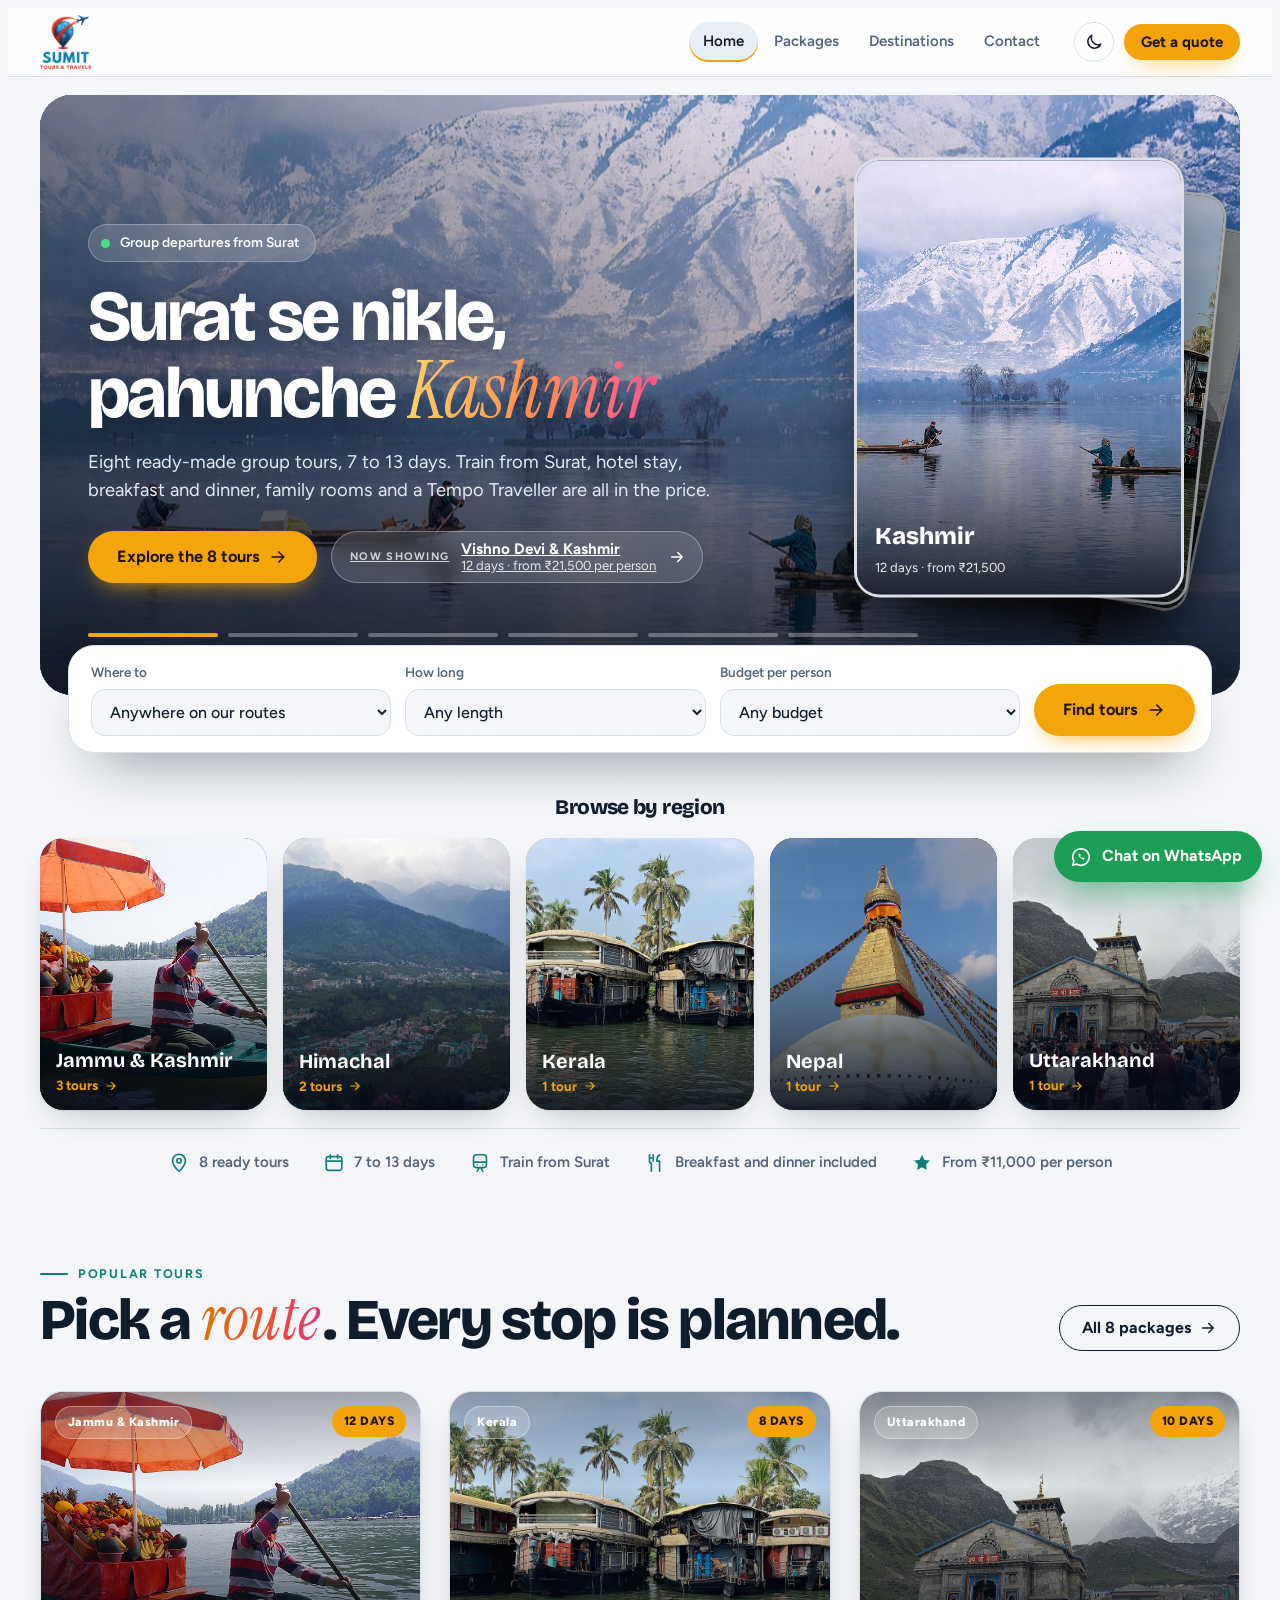
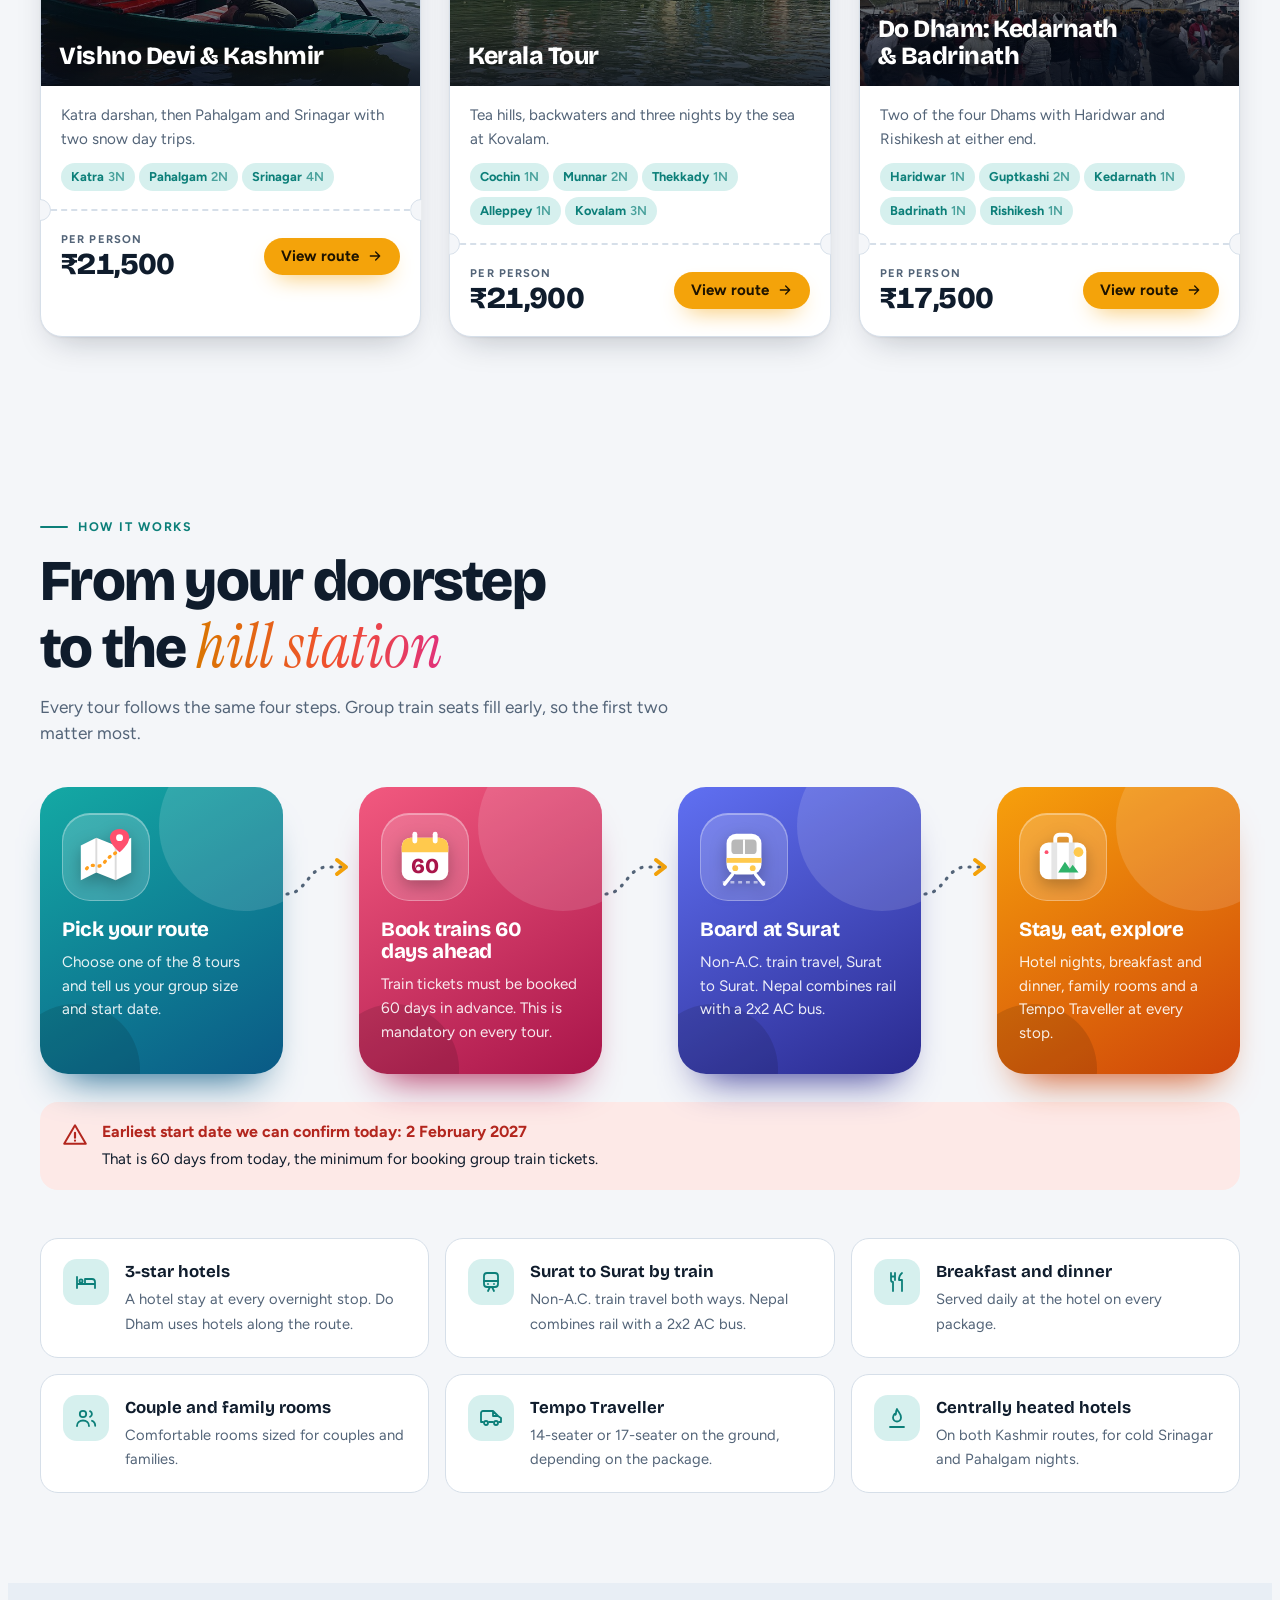
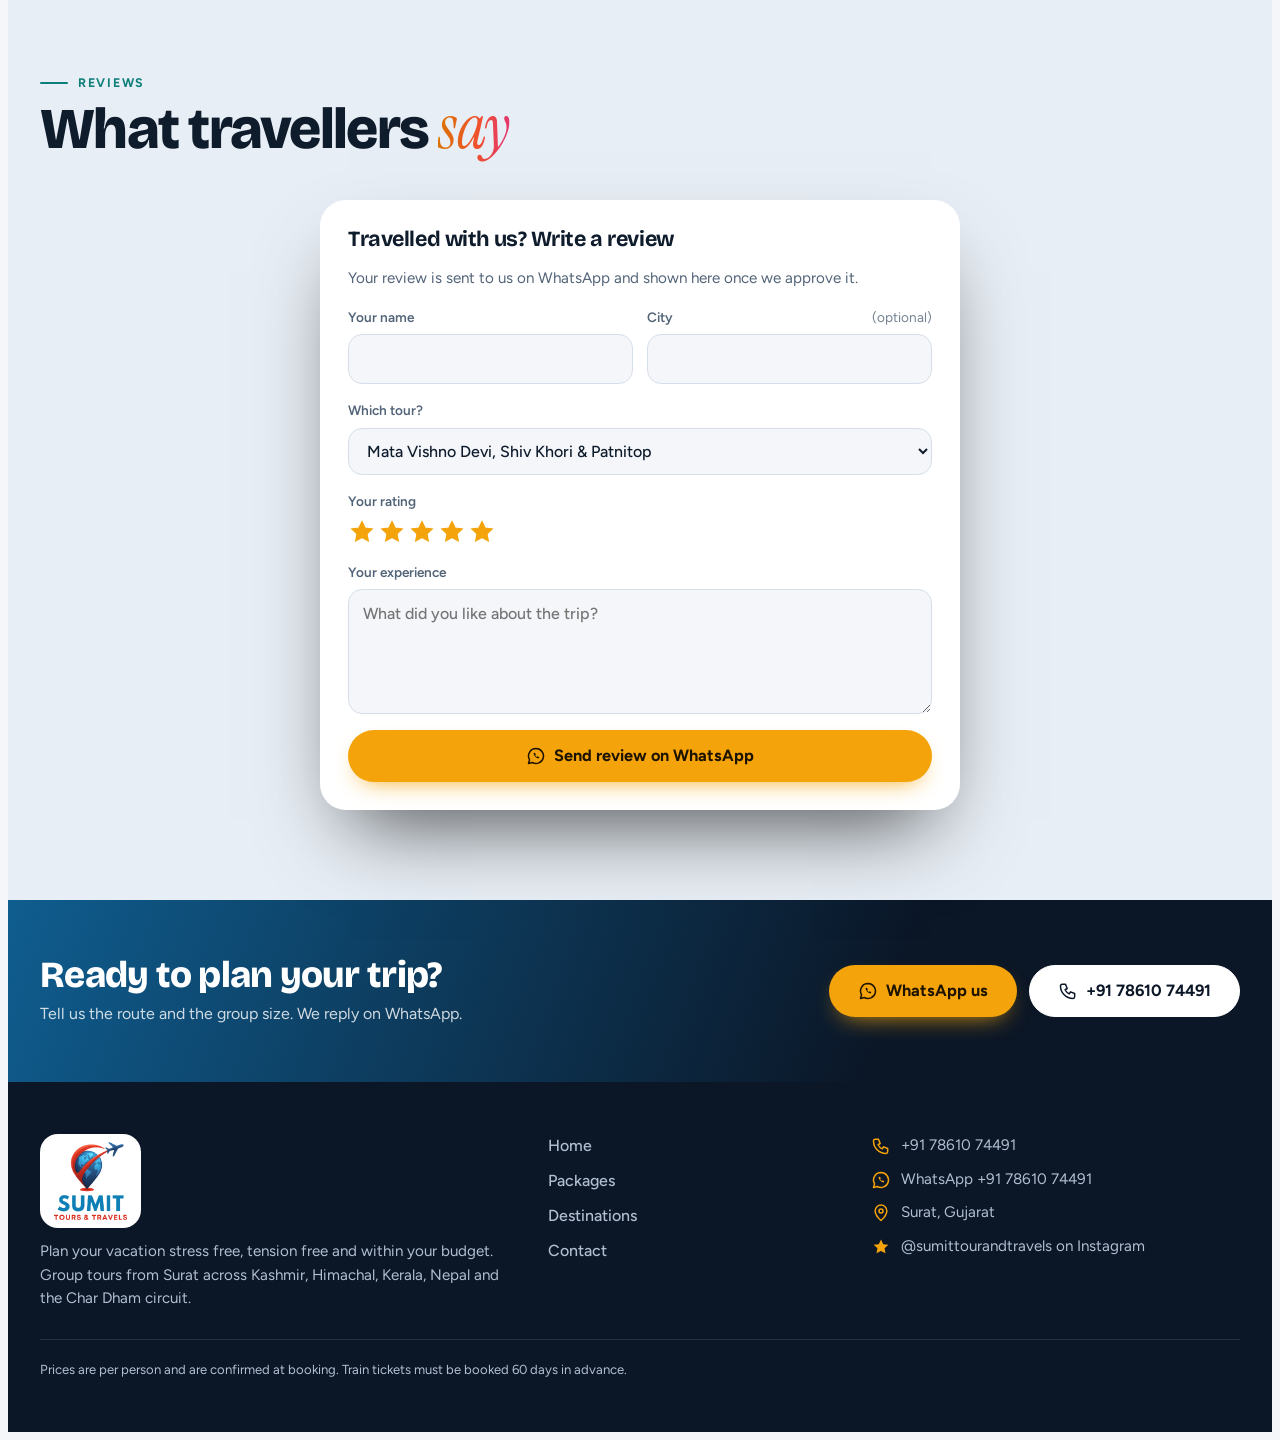
<file: index.html>
<!doctype html><html lang="en"><head><meta charset="utf-8"><meta name="viewport" content="width=device-width,initial-scale=1"><meta name="description" content="Group tour packages from Surat to Kashmir, Himachal, Kerala, Nepal and Do Dham. Plan your vacation stress free, tension free and within your budget."><title>Sumit Tour &amp; Travels</title><link rel="preconnect" href="https://fonts.googleapis.com"><link rel="preconnect" href="https://fonts.gstatic.com" crossorigin><link rel="stylesheet" href="https://fonts.googleapis.com/css2?family=Bricolage+Grotesque:opsz,wght@12..96,500;12..96,700;12..96,800&family=Figtree:wght@400;500;600;700&family=Instrument+Serif:ital@1&display=swap"><link rel="stylesheet" href="style.css"></head><body data-page="home">
<svg width="0" height="0" style="position:absolute" aria-hidden="true">
  <defs>
    <symbol id="i-bed" viewBox="0 0 24 24"><path d="M3 18V7M3 14h18v4M21 14v-2a3 3 0 0 0-3-3h-7v5" fill="none" stroke="currentColor" stroke-width="1.8" stroke-linecap="round" stroke-linejoin="round"/><circle cx="7" cy="11" r="1.6" fill="none" stroke="currentColor" stroke-width="1.8"/></symbol>
    <symbol id="i-train" viewBox="0 0 24 24"><rect x="5" y="3" width="14" height="14" rx="3" fill="none" stroke="currentColor" stroke-width="1.8"/><path d="M5 11h14M9 21l2-4M15 21l-2-4" fill="none" stroke="currentColor" stroke-width="1.8" stroke-linecap="round"/><circle cx="9" cy="14" r=".9" fill="currentColor"/><circle cx="15" cy="14" r=".9" fill="currentColor"/></symbol>
    <symbol id="i-meal" viewBox="0 0 24 24"><path d="M6 3v7a2 2 0 0 0 2 2v9M10 3v7M6 6.5h4M17 3c-2 1.5-3 4-3 7h3v11" fill="none" stroke="currentColor" stroke-width="1.8" stroke-linecap="round" stroke-linejoin="round"/></symbol>
    <symbol id="i-users" viewBox="0 0 24 24"><circle cx="9" cy="8" r="3.2" fill="none" stroke="currentColor" stroke-width="1.8"/><path d="M3 20c0-3.3 2.7-5.5 6-5.5s6 2.2 6 5.5M16 5.2a3 3 0 0 1 0 5.6M18 14.8c2 .7 3.2 2.5 3.2 5" fill="none" stroke="currentColor" stroke-width="1.8" stroke-linecap="round"/></symbol>
    <symbol id="i-van" viewBox="0 0 24 24"><path d="M2 16V7a2 2 0 0 1 2-2h10l5 5 3 2v4h-2M2 16h2M10 16h4M14 5v5h5" fill="none" stroke="currentColor" stroke-width="1.8" stroke-linecap="round" stroke-linejoin="round"/><circle cx="7" cy="17" r="2" fill="none" stroke="currentColor" stroke-width="1.8"/><circle cx="17" cy="17" r="2" fill="none" stroke="currentColor" stroke-width="1.8"/></symbol>
    <symbol id="i-heat" viewBox="0 0 24 24"><path d="M12 3c1 3 4 4.5 4 8.5a4 4 0 0 1-8 0c0-1.6.7-2.7 1.6-3.7C10 9.5 11 9 11 7c0-1.5.4-2.8 1-4z" fill="none" stroke="currentColor" stroke-width="1.8" stroke-linejoin="round"/><path d="M5 21h14" stroke="currentColor" stroke-width="1.8" stroke-linecap="round"/></symbol>
    <symbol id="i-cal" viewBox="0 0 24 24"><rect x="3.5" y="5" width="17" height="15" rx="2.5" fill="none" stroke="currentColor" stroke-width="1.8"/><path d="M3.5 10h17M8 3v4M16 3v4" fill="none" stroke="currentColor" stroke-width="1.8" stroke-linecap="round"/></symbol>
    <symbol id="i-pin" viewBox="0 0 24 24"><path d="M12 21s7-6.2 7-11.5a7 7 0 0 0-14 0C5 14.800 12 21 12 21z" fill="none" stroke="currentColor" stroke-width="1.8" stroke-linejoin="round"/><circle cx="12" cy="9.5" r="2.4" fill="none" stroke="currentColor" stroke-width="1.8"/></symbol>
    <symbol id="i-phone" viewBox="0 0 24 24"><path d="M5 4h4l2 5-2.500 1.500a11 11 0 0 0 5 5L15 13l5 2v4a2 2 0 0 1-2 2A15 15 0 0 1 3 6a2 2 0 0 1 2-2z" fill="none" stroke="currentColor" stroke-width="1.8" stroke-linejoin="round"/></symbol>
    <symbol id="i-mail" viewBox="0 0 24 24"><rect x="3" y="5" width="18" height="14" rx="2.500" fill="none" stroke="currentColor" stroke-width="1.8"/><path d="m4 7 8 6 8-6" fill="none" stroke="currentColor" stroke-width="1.8" stroke-linecap="round" stroke-linejoin="round"/></symbol>
    <symbol id="i-star" viewBox="0 0 24 24"><path d="m12 3 2.700 5.600 6.100.8-4.500 4.200 1.100 6-5.400-2.900-5.400 2.900 1.100-6L3.200 9.400l6.100-.8z" fill="currentColor"/></symbol>
    <symbol id="i-arrow" viewBox="0 0 24 24"><path d="M5 12h14m-6-6 6 6-6 6" fill="none" stroke="currentColor" stroke-width="2" stroke-linecap="round" stroke-linejoin="round"/></symbol>
    <symbol id="i-left" viewBox="0 0 24 24"><path d="m15 5-7 7 7 7" fill="none" stroke="currentColor" stroke-width="2" stroke-linecap="round" stroke-linejoin="round"/></symbol>
    <symbol id="i-right" viewBox="0 0 24 24"><path d="m9 5 7 7-7 7" fill="none" stroke="currentColor" stroke-width="2" stroke-linecap="round" stroke-linejoin="round"/></symbol>
    <symbol id="i-x" viewBox="0 0 24 24"><path d="M6 6l12 12M18 6 6 18" fill="none" stroke="currentColor" stroke-width="2" stroke-linecap="round"/></symbol>
    <symbol id="i-wa" viewBox="0 0 24 24"><path d="M12 3a9 9 0 0 0-7.700 13.600L3 21l4.500-1.200A9 9 0 1 0 12 3z" fill="none" stroke="currentColor" stroke-width="1.8" stroke-linejoin="round"/><path d="M9 8.500c.3 3 2.500 5.700 6 6.500l1-1.600-2-1-.9.800c-.9-.4-1.700-1.200-2.100-2.100l.8-.9-1-2z" fill="currentColor"/></symbol>
    <symbol id="i-menu" viewBox="0 0 24 24"><path d="M4 7h16M4 12h16M4 17h16" fill="none" stroke="currentColor" stroke-width="2" stroke-linecap="round"/></symbol>
    <symbol id="i-moon" viewBox="0 0 24 24"><path d="M20 14.500A8 8 0 0 1 9.500 4 8 8 0 1 0 20 14.500z" fill="none" stroke="currentColor" stroke-width="1.8" stroke-linejoin="round"/></symbol>
    <symbol id="i-sun" viewBox="0 0 24 24"><circle cx="12" cy="12" r="4" fill="none" stroke="currentColor" stroke-width="1.8"/><path d="M12 2v3M12 19v3M2 12h3M19 12h3M5 5l2 2M17 17l2 2M19 5l-2 2M7 17l-2 2" stroke="currentColor" stroke-width="1.8" stroke-linecap="round"/></symbol>
    <symbol id="i-warn" viewBox="0 0 24 24"><path d="M12 3 2 20h20z" fill="none" stroke="currentColor" stroke-width="1.8" stroke-linejoin="round"/><path d="M12 10v4.500M12 17.200v.1" stroke="currentColor" stroke-width="2" stroke-linecap="round"/></symbol>
    <symbol id="i-copy" viewBox="0 0 24 24"><rect x="8" y="8" width="12" height="12" rx="2.500" fill="none" stroke="currentColor" stroke-width="1.8"/><path d="M16 8V6a2 2 0 0 0-2-2H6a2 2 0 0 0-2 2v8a2 2 0 0 0 2 2h2" fill="none" stroke="currentColor" stroke-width="1.8"/></symbol>
  </defs>
</svg>
<a class="skip" href="#main">Skip to content</a>
<div class="progress" id="progress" aria-hidden="true"></div>
<header class="top" id="top">
  <div class="wrap top-in">
    <a class="logo" href="index.html" aria-label="Sumit Tour &amp; Travels home"><img src="images/logo.png" alt="Sumit Tours &amp; Travels" width="52" height="56"></a>
    <nav class="nav" id="nav" aria-label="Main"><a href="index.html" aria-current="page">Home</a><a href="packages.html">Packages</a><a href="destinations.html">Destinations</a><a href="contact.html">Contact</a></nav>
    <div class="top-actions">
      <button class="icon-btn" id="themeBtn" type="button" aria-label="Switch colour theme"><svg width="20" height="20"><use href="#i-moon"/></svg></button>
      <a class="btn btn-accent btn-sm" href="contact.html">Get a quote</a>
      <button class="icon-btn menu-btn" id="menuBtn" type="button" aria-label="Open menu" aria-expanded="false" aria-controls="nav"><svg width="22" height="22"><use href="#i-menu"/></svg></button>
    </div>
  </div>
</header>
<main id="main">
  <section class="hero2" aria-labelledby="h1">
    <div class="wrap">
      <div class="hero-card" id="hero">
        <div class="hero-bg" id="heroBg" aria-hidden="true"></div>
        <div class="hero-shade" aria-hidden="true"></div>
        <div class="hero-copy">
          <p class="pill"><span class="live" aria-hidden="true"></span>Group departures from Surat</p>
          <h1 id="h1">Surat se nikle,<br>pahunche <span class="rot"><em id="rotWord">Kashmir</em></span></h1>
          <p class="lead">Eight ready-made group tours, 7 to 13 days. Train from Surat, hotel stay, breakfast and dinner, family rooms and a Tempo Traveller are all in the price.</p>
          <div class="hero-cta">
            <a class="btn btn-accent btn-lg" href="packages.html">Explore the 8 tours <svg width="20" height="20"><use href="#i-arrow"/></svg></a>
            <a class="featured" id="featBtn" href="packages.html"><span class="f-label">Now showing</span><span class="f-main"><b id="featTitle"></b><i id="featMeta"></i></span><svg width="18" height="18"><use href="#i-arrow"/></svg></a>
          </div>
        </div>
        <div class="hero-stack" id="heroStack" aria-label="Featured destinations"></div>
        <div class="hero-dots" id="heroDots" role="tablist" aria-label="Featured destinations"></div>
      </div>

      <form class="finder" id="finder" aria-label="Find a tour">
        <label class="fld" for="finderDest"><span>Where to</span>
          <select id="finderDest"></select>
        </label>
        <label class="fld" for="finderLen"><span>How long</span>
          <select id="finderLen">
            <option value="any">Any length</option>
            <option value="short">Up to 8 days</option>
            <option value="mid">9 to 11 days</option>
            <option value="long">12 days and more</option>
          </select>
        </label>
        <label class="fld" for="finderBud"><span>Budget per person</span>
          <select id="finderBud">
            <option value="25500">Any budget</option>
            <option value="15000">Up to ₹15,000</option>
            <option value="18500">Up to ₹18,500</option>
            <option value="22000">Up to ₹22,000</option>
          </select>
        </label>
        <button class="btn btn-accent btn-lg" type="submit">Find tours <svg width="20" height="20"><use href="#i-arrow"/></svg></button>
      </form>

      <h2 class="reg-h">Browse by region</h2>
      <div class="regions" id="cats" aria-label="Browse by region"></div>

      <ul class="trust" aria-label="At a glance">
        <li><svg width="22" height="22"><use href="#i-pin"/></svg>8 ready tours</li>
        <li><svg width="22" height="22"><use href="#i-cal"/></svg>7 to 13 days</li>
        <li><svg width="22" height="22"><use href="#i-train"/></svg>Train from Surat</li>
        <li><svg width="22" height="22"><use href="#i-meal"/></svg>Breakfast and dinner included</li>
        <li><svg width="22" height="22"><use href="#i-star"/></svg>From ₹11,000 per person</li>
      </ul>
    </div>
  </section>


  <section class="section" id="featured" aria-labelledby="h-feat">
    <div class="wrap">
      <div class="sec-head row">
        <div><p class="eyebrow">Popular tours</p><h2 id="h-feat">Pick a <em>route</em>. Every stop is planned.</h2></div>
        <a class="btn btn-ghost" href="packages.html">All 8 packages <svg width="18" height="18"><use href="#i-arrow"/></svg></a>
      </div>
      <div class="grid" id="grid"></div>
    </div>
  </section>
  <section class="section" id="journey" aria-labelledby="h-journey">
    <div class="wrap">
      <div class="sec-head">
        <p class="eyebrow">How it works</p>
        <h2 id="h-journey">From your doorstep to the <em>hill station</em></h2>
        <p class="sec-sub">Every tour follows the same four steps. Group train seats fill early, so the first two matter most.</p>
      </div>
      <ol class="steps" id="steps">
        <li class="step g-teal"><span class="ico" data-ico="route"></span><h3>Pick your route</h3><p>Choose one of the 8 tours and tell us your group size and start date.</p></li>
        <li class="rope" aria-hidden="true"></li>
        <li class="step g-rose"><span class="ico" data-ico="cal"></span><h3>Book trains 60 days ahead</h3><p>Train tickets must be booked 60 days in advance. This is mandatory on every tour.</p></li>
        <li class="rope" aria-hidden="true"></li>
        <li class="step g-indigo"><span class="ico" data-ico="train"></span><h3>Board at Surat</h3><p>Non-A.C. train travel, Surat to Surat. Nepal combines rail with a 2x2 AC bus.</p></li>
        <li class="rope" aria-hidden="true"></li>
        <li class="step g-amber"><span class="ico" data-ico="bag"></span><h3>Stay, eat, explore</h3><p>Hotel nights, breakfast and dinner, family rooms and a Tempo Traveller at every stop.</p></li>
      </ol>
      <aside class="notice" role="note">
        <svg width="26" height="26"><use href="#i-warn"/></svg>
        <div><b>Earliest start date we can confirm today: <span id="earliest"></span></b><p>That is 60 days from today, the minimum for booking group train tickets.</p></div>
      </aside>

      <ul class="inc-grid" id="incGrid"></ul>
    </div>
  </section>


  <section class="section tint" id="reviews" aria-labelledby="h-rev">
    <div class="wrap">
      <div class="sec-head row">
        <div><p class="eyebrow">Reviews</p><h2 id="h-rev">What travellers <em>say</em></h2></div>
        <div class="car-btns" id="revBtns" hidden>
          <button class="icon-btn round" id="revPrev" type="button" aria-label="Previous reviews"><svg width="20" height="20"><use href="#i-left"/></svg></button>
          <button class="icon-btn round" id="revNext" type="button" aria-label="Next reviews"><svg width="20" height="20"><use href="#i-right"/></svg></button>
        </div>
      </div>
      <div class="rev-wrap">
        <div class="rev-track" id="revTrack" tabindex="0" aria-label="Traveller reviews" hidden></div>
        <form class="form rev-form" id="revForm" novalidate>
          <h3>Travelled with us? Write a review</h3>
          <p class="tagline">Your review is sent to us on WhatsApp and shown here once we approve it.</p>
          <div class="two">
            <label class="fld" for="rName"><span>Your name</span><input id="rName" type="text" autocomplete="name" required></label>
            <label class="fld" for="rCity"><span>City <em>(optional)</em></span><input id="rCity" type="text" autocomplete="address-level2"></label>
          </div>
          <label class="fld" for="rTrip"><span>Which tour?</span><select id="rTrip"></select></label>
          <fieldset class="rate"><legend>Your rating</legend>
            <div class="rate-row" id="rRate"></div>
          </fieldset>
          <label class="fld" for="rText"><span>Your experience</span><textarea id="rText" rows="4" placeholder="What did you like about the trip?" required></textarea></label>
          <p class="form-err" id="rErr" role="alert" hidden></p>
          <button class="btn btn-accent btn-lg wide" type="submit"><svg width="20" height="20"><use href="#i-wa"/></svg> Send review on WhatsApp</button>
          <p class="tagline" id="rDone" hidden><b>Thank you!</b> If WhatsApp did not open, <a id="rLink" href="#" target="_blank" rel="noopener">tap here to send it</a>.</p>
        </form>
      </div>
    </div>
  </section>
  <section class="cta" aria-labelledby="h-cta">
    <div class="wrap cta-in">
      <div><h2 id="h-cta">Ready to plan your trip?</h2><p>Tell us the route and the group size. We reply on WhatsApp.</p></div>
      <div class="cta-btns"><a class="btn btn-accent btn-lg" data-wa href="#" target="_blank" rel="noopener"><svg width="20" height="20"><use href="#i-wa"/></svg> WhatsApp us</a><a class="btn btn-light btn-lg" data-tel href="#"><svg width="20" height="20"><use href="#i-phone"/></svg> <span data-phone></span></a></div>
    </div>
  </section>
</main>
<footer class="foot">
  <div class="wrap foot-in">
    <div>
      <a class="logo foot-logo" href="index.html" aria-label="Sumit Tour &amp; Travels home"><img src="images/logo.png" alt="Sumit Tours &amp; Travels" width="78" height="84"></a>
      <p class="foot-note">Plan your vacation stress free, tension free and within your budget. Group tours from Surat across Kashmir, Himachal, Kerala, Nepal and the Char Dham circuit.</p>
    </div>
    <nav class="foot-nav" aria-label="Footer"><a href="index.html">Home</a><a href="packages.html">Packages</a><a href="destinations.html">Destinations</a><a href="contact.html">Contact</a></nav>
    <ul class="foot-contact" id="footContact"></ul>
    <p class="fine">Prices are per person and are confirmed at booking. Train tickets must be booked 60 days in advance.</p>
  </div>
</footer>
<script src="data.js"></script><script src="photos.js"></script><script src="art.js"></script><script src="app.js"></script></body></html>
</file>
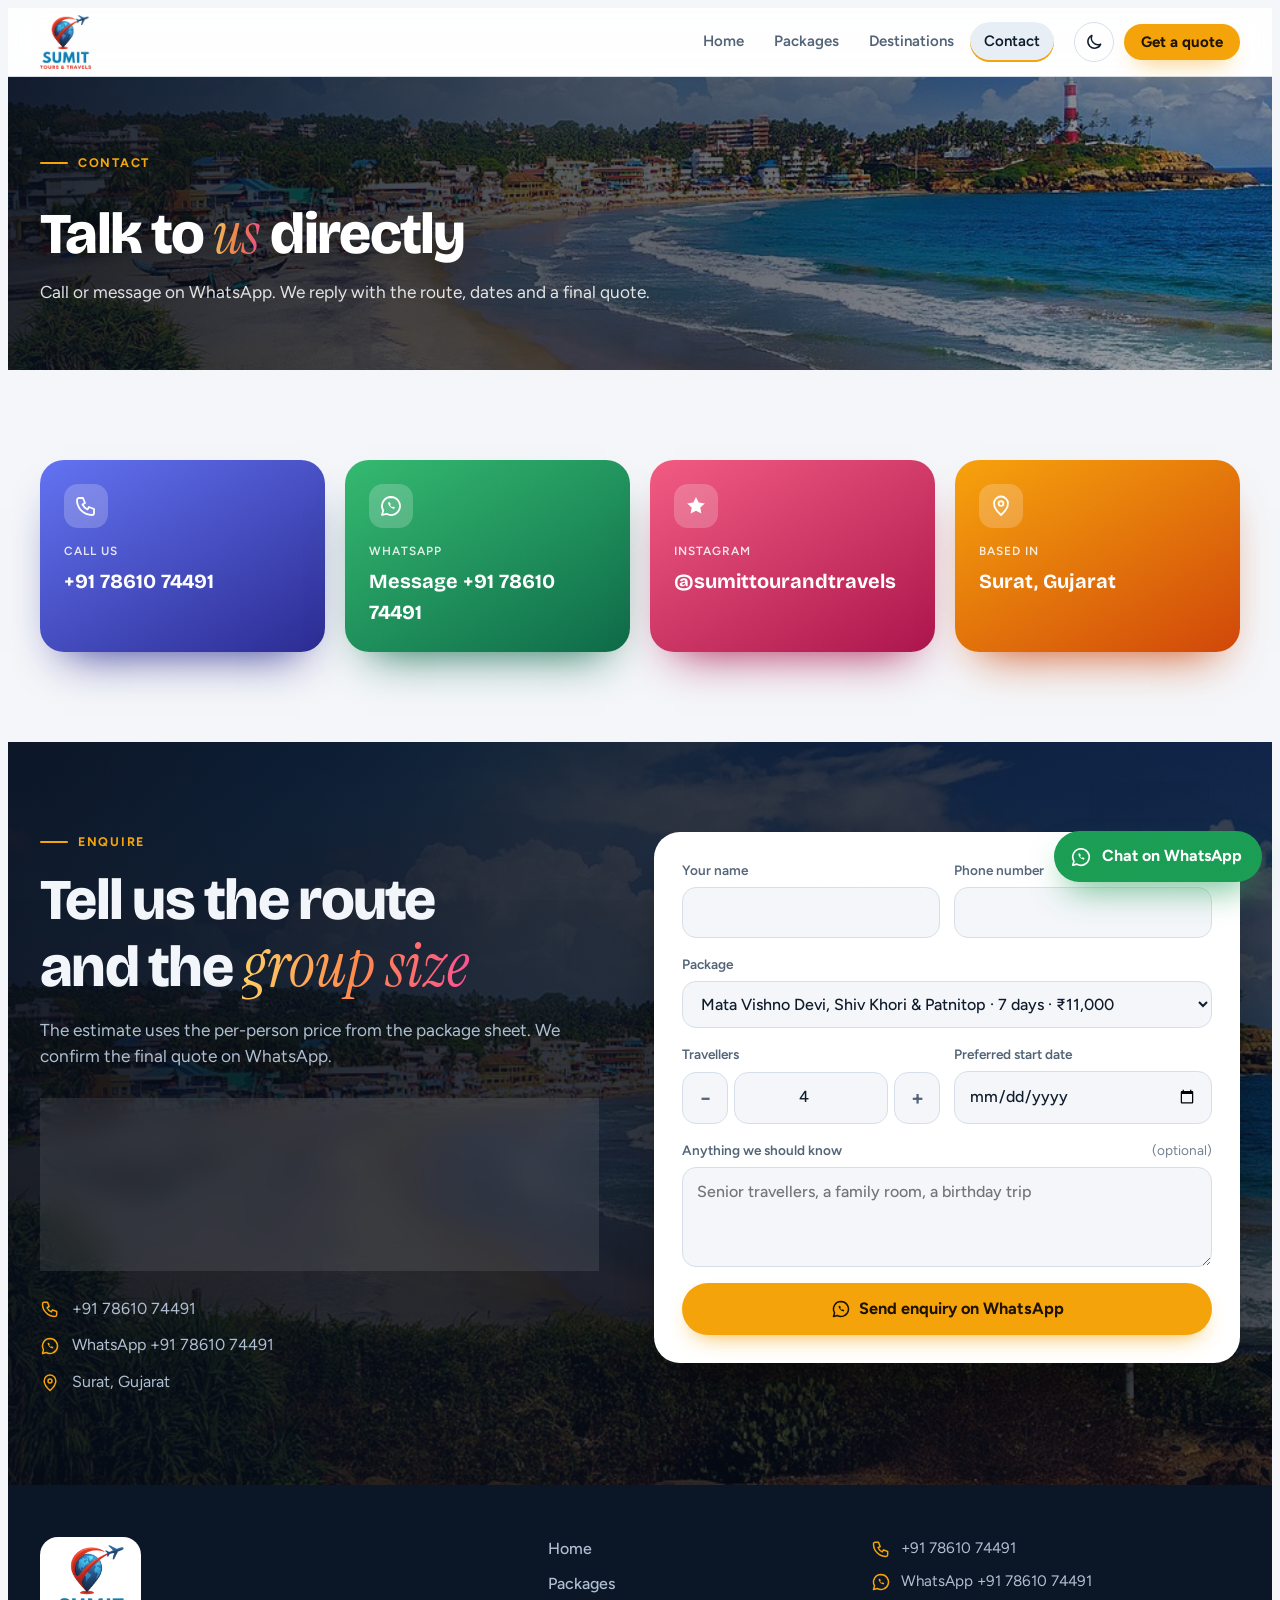
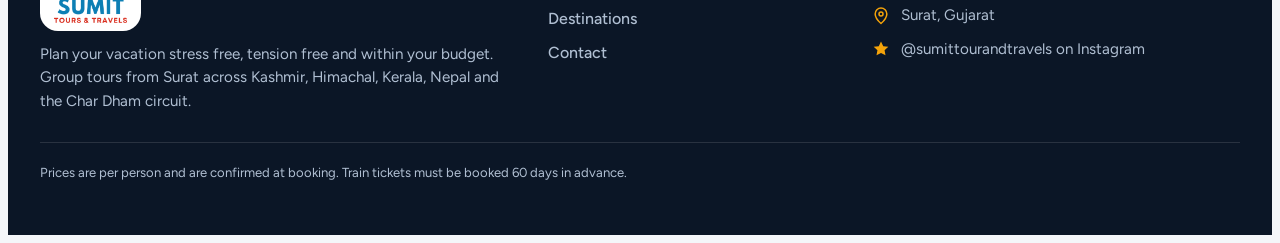
<file: contact.html>
<!doctype html><html lang="en"><head><meta charset="utf-8"><meta name="viewport" content="width=device-width,initial-scale=1"><meta name="description" content="Call or WhatsApp Sumit Tour & Travels to plan a group tour from Surat."><title>Contact | Sumit Tour &amp; Travels</title><link rel="preconnect" href="https://fonts.googleapis.com"><link rel="preconnect" href="https://fonts.gstatic.com" crossorigin><link rel="stylesheet" href="https://fonts.googleapis.com/css2?family=Bricolage+Grotesque:opsz,wght@12..96,500;12..96,700;12..96,800&family=Figtree:wght@400;500;600;700&family=Instrument+Serif:ital@1&display=swap"><link rel="stylesheet" href="style.css"></head><body data-page="contact">
<svg width="0" height="0" style="position:absolute" aria-hidden="true">
  <defs>
    <symbol id="i-bed" viewBox="0 0 24 24"><path d="M3 18V7M3 14h18v4M21 14v-2a3 3 0 0 0-3-3h-7v5" fill="none" stroke="currentColor" stroke-width="1.8" stroke-linecap="round" stroke-linejoin="round"/><circle cx="7" cy="11" r="1.6" fill="none" stroke="currentColor" stroke-width="1.8"/></symbol>
    <symbol id="i-train" viewBox="0 0 24 24"><rect x="5" y="3" width="14" height="14" rx="3" fill="none" stroke="currentColor" stroke-width="1.8"/><path d="M5 11h14M9 21l2-4M15 21l-2-4" fill="none" stroke="currentColor" stroke-width="1.8" stroke-linecap="round"/><circle cx="9" cy="14" r=".9" fill="currentColor"/><circle cx="15" cy="14" r=".9" fill="currentColor"/></symbol>
    <symbol id="i-meal" viewBox="0 0 24 24"><path d="M6 3v7a2 2 0 0 0 2 2v9M10 3v7M6 6.5h4M17 3c-2 1.5-3 4-3 7h3v11" fill="none" stroke="currentColor" stroke-width="1.8" stroke-linecap="round" stroke-linejoin="round"/></symbol>
    <symbol id="i-users" viewBox="0 0 24 24"><circle cx="9" cy="8" r="3.2" fill="none" stroke="currentColor" stroke-width="1.8"/><path d="M3 20c0-3.3 2.7-5.5 6-5.5s6 2.2 6 5.5M16 5.2a3 3 0 0 1 0 5.6M18 14.8c2 .7 3.2 2.5 3.2 5" fill="none" stroke="currentColor" stroke-width="1.8" stroke-linecap="round"/></symbol>
    <symbol id="i-van" viewBox="0 0 24 24"><path d="M2 16V7a2 2 0 0 1 2-2h10l5 5 3 2v4h-2M2 16h2M10 16h4M14 5v5h5" fill="none" stroke="currentColor" stroke-width="1.8" stroke-linecap="round" stroke-linejoin="round"/><circle cx="7" cy="17" r="2" fill="none" stroke="currentColor" stroke-width="1.8"/><circle cx="17" cy="17" r="2" fill="none" stroke="currentColor" stroke-width="1.8"/></symbol>
    <symbol id="i-heat" viewBox="0 0 24 24"><path d="M12 3c1 3 4 4.5 4 8.5a4 4 0 0 1-8 0c0-1.6.7-2.7 1.6-3.7C10 9.5 11 9 11 7c0-1.5.4-2.8 1-4z" fill="none" stroke="currentColor" stroke-width="1.8" stroke-linejoin="round"/><path d="M5 21h14" stroke="currentColor" stroke-width="1.8" stroke-linecap="round"/></symbol>
    <symbol id="i-cal" viewBox="0 0 24 24"><rect x="3.5" y="5" width="17" height="15" rx="2.5" fill="none" stroke="currentColor" stroke-width="1.8"/><path d="M3.5 10h17M8 3v4M16 3v4" fill="none" stroke="currentColor" stroke-width="1.8" stroke-linecap="round"/></symbol>
    <symbol id="i-pin" viewBox="0 0 24 24"><path d="M12 21s7-6.2 7-11.5a7 7 0 0 0-14 0C5 14.800 12 21 12 21z" fill="none" stroke="currentColor" stroke-width="1.8" stroke-linejoin="round"/><circle cx="12" cy="9.5" r="2.4" fill="none" stroke="currentColor" stroke-width="1.8"/></symbol>
    <symbol id="i-phone" viewBox="0 0 24 24"><path d="M5 4h4l2 5-2.500 1.500a11 11 0 0 0 5 5L15 13l5 2v4a2 2 0 0 1-2 2A15 15 0 0 1 3 6a2 2 0 0 1 2-2z" fill="none" stroke="currentColor" stroke-width="1.8" stroke-linejoin="round"/></symbol>
    <symbol id="i-mail" viewBox="0 0 24 24"><rect x="3" y="5" width="18" height="14" rx="2.500" fill="none" stroke="currentColor" stroke-width="1.8"/><path d="m4 7 8 6 8-6" fill="none" stroke="currentColor" stroke-width="1.8" stroke-linecap="round" stroke-linejoin="round"/></symbol>
    <symbol id="i-star" viewBox="0 0 24 24"><path d="m12 3 2.700 5.600 6.100.8-4.500 4.200 1.100 6-5.400-2.900-5.400 2.900 1.100-6L3.200 9.400l6.100-.8z" fill="currentColor"/></symbol>
    <symbol id="i-arrow" viewBox="0 0 24 24"><path d="M5 12h14m-6-6 6 6-6 6" fill="none" stroke="currentColor" stroke-width="2" stroke-linecap="round" stroke-linejoin="round"/></symbol>
    <symbol id="i-left" viewBox="0 0 24 24"><path d="m15 5-7 7 7 7" fill="none" stroke="currentColor" stroke-width="2" stroke-linecap="round" stroke-linejoin="round"/></symbol>
    <symbol id="i-right" viewBox="0 0 24 24"><path d="m9 5 7 7-7 7" fill="none" stroke="currentColor" stroke-width="2" stroke-linecap="round" stroke-linejoin="round"/></symbol>
    <symbol id="i-x" viewBox="0 0 24 24"><path d="M6 6l12 12M18 6 6 18" fill="none" stroke="currentColor" stroke-width="2" stroke-linecap="round"/></symbol>
    <symbol id="i-wa" viewBox="0 0 24 24"><path d="M12 3a9 9 0 0 0-7.700 13.600L3 21l4.500-1.200A9 9 0 1 0 12 3z" fill="none" stroke="currentColor" stroke-width="1.8" stroke-linejoin="round"/><path d="M9 8.500c.3 3 2.500 5.700 6 6.500l1-1.600-2-1-.9.800c-.9-.4-1.700-1.200-2.100-2.100l.8-.9-1-2z" fill="currentColor"/></symbol>
    <symbol id="i-menu" viewBox="0 0 24 24"><path d="M4 7h16M4 12h16M4 17h16" fill="none" stroke="currentColor" stroke-width="2" stroke-linecap="round"/></symbol>
    <symbol id="i-moon" viewBox="0 0 24 24"><path d="M20 14.500A8 8 0 0 1 9.500 4 8 8 0 1 0 20 14.500z" fill="none" stroke="currentColor" stroke-width="1.8" stroke-linejoin="round"/></symbol>
    <symbol id="i-sun" viewBox="0 0 24 24"><circle cx="12" cy="12" r="4" fill="none" stroke="currentColor" stroke-width="1.8"/><path d="M12 2v3M12 19v3M2 12h3M19 12h3M5 5l2 2M17 17l2 2M19 5l-2 2M7 17l-2 2" stroke="currentColor" stroke-width="1.8" stroke-linecap="round"/></symbol>
    <symbol id="i-warn" viewBox="0 0 24 24"><path d="M12 3 2 20h20z" fill="none" stroke="currentColor" stroke-width="1.8" stroke-linejoin="round"/><path d="M12 10v4.500M12 17.200v.1" stroke="currentColor" stroke-width="2" stroke-linecap="round"/></symbol>
    <symbol id="i-copy" viewBox="0 0 24 24"><rect x="8" y="8" width="12" height="12" rx="2.500" fill="none" stroke="currentColor" stroke-width="1.8"/><path d="M16 8V6a2 2 0 0 0-2-2H6a2 2 0 0 0-2 2v8a2 2 0 0 0 2 2h2" fill="none" stroke="currentColor" stroke-width="1.8"/></symbol>
  </defs>
</svg>
<a class="skip" href="#main">Skip to content</a>
<div class="progress" id="progress" aria-hidden="true"></div>
<header class="top" id="top">
  <div class="wrap top-in">
    <a class="logo" href="index.html" aria-label="Sumit Tour &amp; Travels home"><img src="images/logo.png" alt="Sumit Tours &amp; Travels" width="52" height="56"></a>
    <nav class="nav" id="nav" aria-label="Main"><a href="index.html">Home</a><a href="packages.html">Packages</a><a href="destinations.html">Destinations</a><a href="contact.html" aria-current="page">Contact</a></nav>
    <div class="top-actions">
      <button class="icon-btn" id="themeBtn" type="button" aria-label="Switch colour theme"><svg width="20" height="20"><use href="#i-moon"/></svg></button>
      <a class="btn btn-accent btn-sm" href="contact.html">Get a quote</a>
      <button class="icon-btn menu-btn" id="menuBtn" type="button" aria-label="Open menu" aria-expanded="false" aria-controls="nav"><svg width="22" height="22"><use href="#i-menu"/></svg></button>
    </div>
  </div>
</header>
<main id="main">
<section class="phead">
  <div class="phead-bg" data-bg="kovalam" aria-hidden="true"></div>
  <div class="wrap phead-in"><p class="eyebrow">Contact</p><h1>Talk to <em>us</em> directly</h1><p class="sec-sub">Call or message on WhatsApp. We reply with the route, dates and a final quote.</p></div>
</section>

  <section class="section"><div class="wrap"><div class="ccards" id="ccards"></div></div></section>
  <section class="section enquire" id="enquire" aria-labelledby="h-enq">
    <div class="enq-bg" id="enqBg" aria-hidden="true"></div>
    <div class="wrap enq">
      <div class="enq-copy">
        <p class="eyebrow">Enquire</p>
        <h2 id="h-enq">Tell us the route and the <em>group size</em></h2>
        <p class="sec-sub">The estimate uses the per-person price from the package sheet. We confirm the final quote on WhatsApp.</p>
        <div class="estimate" aria-live="polite">
          <p class="est-label">Estimated total</p>
          <p class="est-total" id="estTotal">₹0</p>
          <p class="est-line" id="estLine"></p>
        </div>
        <ul class="contact" id="contactList"></ul>
      </div>

      <form class="form" id="enqForm" novalidate>
        <div class="two">
          <label class="fld" for="fName"><span>Your name</span><input id="fName" name="name" type="text" autocomplete="name" required></label>
          <label class="fld" for="fPhone"><span>Phone number</span><input id="fPhone" name="phone" type="tel" inputmode="tel" autocomplete="tel" required></label>
        </div>
        <label class="fld" for="fPkg"><span>Package</span><select id="fPkg" name="pkg"></select></label>
        <div class="two">
          <label class="fld" for="fPax"><span>Travellers</span>
            <div class="stepper">
              <button type="button" id="paxMinus" aria-label="Fewer travellers">−</button>
              <input id="fPax" name="pax" type="number" min="1" max="60" value="4" inputmode="numeric">
              <button type="button" id="paxPlus" aria-label="More travellers">+</button>
            </div>
          </label>
          <label class="fld" for="fDate"><span>Preferred start date</span><input id="fDate" name="date" type="date"></label>
        </div>
        <label class="fld" for="fNote"><span>Anything we should know <em>(optional)</em></span><textarea id="fNote" name="note" rows="3" placeholder="Senior travellers, a family room, a birthday trip"></textarea></label>
        <p class="form-err" id="formErr" role="alert" hidden></p>
        <button class="btn btn-accent btn-lg wide" type="submit"><svg width="20" height="20"><use href="#i-wa"/></svg> Send enquiry on WhatsApp</button>
        <div class="ready" id="ready" hidden>
          <p><b>Your message is ready.</b> Open WhatsApp to send it to us.</p>
          <pre id="readyMsg"></pre>
          <div class="ready-btns">
            <a class="btn btn-accent" id="waLink" href="#" target="_blank" rel="noopener">Open WhatsApp <svg width="18" height="18"><use href="#i-arrow"/></svg></a>
            <button class="btn btn-ghost" id="copyMsg" type="button"><svg width="18" height="18"><use href="#i-copy"/></svg> <span>Copy message</span></button>
          </div>
        </div>
      </form>
    </div>
  </section>
</main>
<footer class="foot">
  <div class="wrap foot-in">
    <div>
      <a class="logo foot-logo" href="index.html" aria-label="Sumit Tour &amp; Travels home"><img src="images/logo.png" alt="Sumit Tours &amp; Travels" width="78" height="84"></a>
      <p class="foot-note">Plan your vacation stress free, tension free and within your budget. Group tours from Surat across Kashmir, Himachal, Kerala, Nepal and the Char Dham circuit.</p>
    </div>
    <nav class="foot-nav" aria-label="Footer"><a href="index.html">Home</a><a href="packages.html">Packages</a><a href="destinations.html">Destinations</a><a href="contact.html">Contact</a></nav>
    <ul class="foot-contact" id="footContact"></ul>
    <p class="fine">Prices are per person and are confirmed at booking. Train tickets must be booked 60 days in advance.</p>
  </div>
</footer>
<script src="data.js"></script><script src="photos.js"></script><script src="art.js"></script><script src="app.js"></script></body></html>
</file>
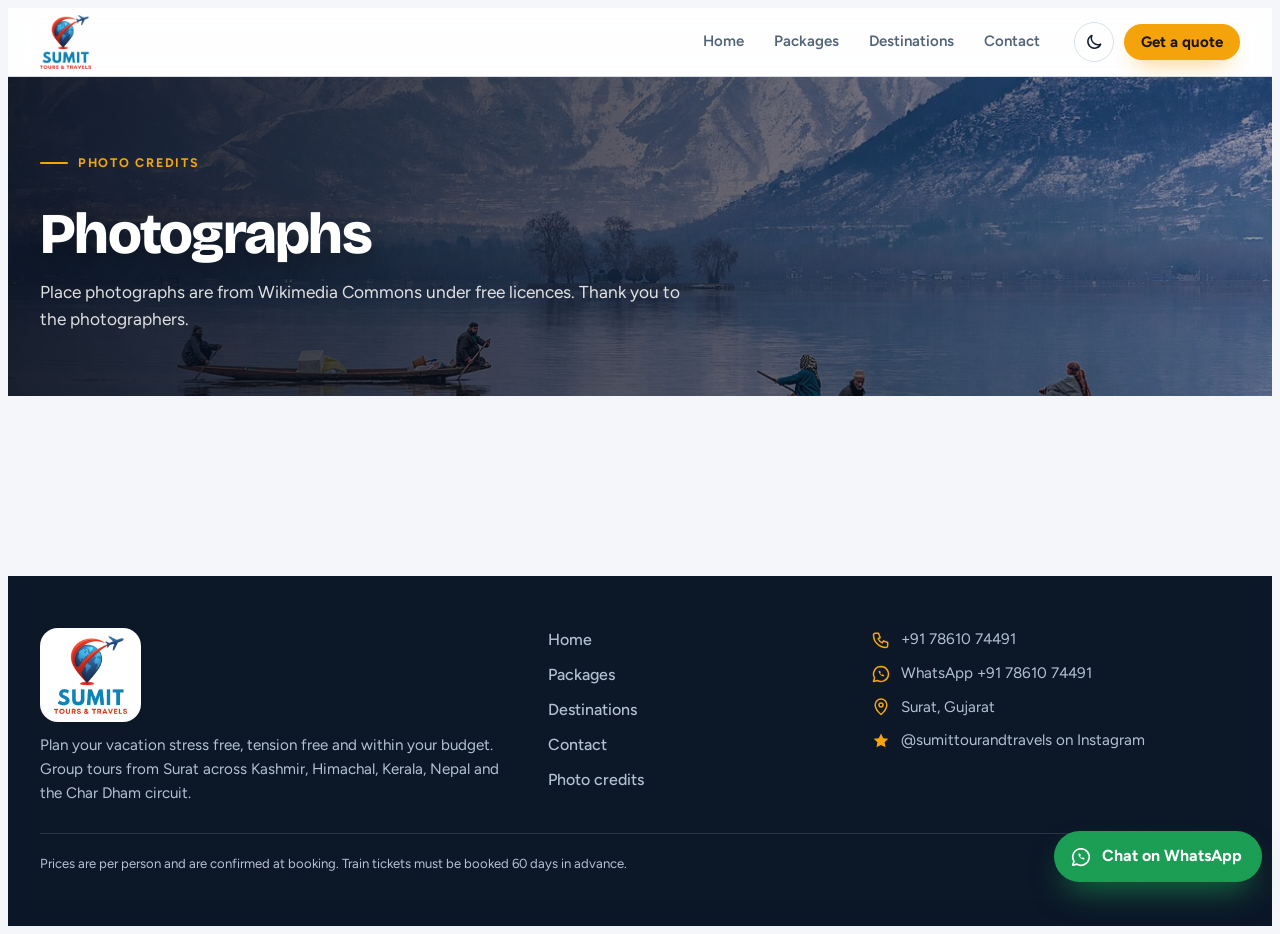
<file: credits.html>
<!doctype html><html lang="en"><head><meta charset="utf-8"><meta name="viewport" content="width=device-width,initial-scale=1"><meta name="description" content="Photographer credits."><title>Photo credits | Sumit Tour &amp; Travels</title><link rel="preconnect" href="https://fonts.googleapis.com"><link rel="preconnect" href="https://fonts.gstatic.com" crossorigin><link rel="stylesheet" href="https://fonts.googleapis.com/css2?family=Bricolage+Grotesque:opsz,wght@12..96,500;12..96,700;12..96,800&family=Figtree:wght@400;500;600;700&family=Instrument+Serif:ital@1&display=swap"><link rel="stylesheet" href="style.css"></head><body data-page="credits">
<svg width="0" height="0" style="position:absolute" aria-hidden="true">
  <defs>
    <symbol id="i-bed" viewBox="0 0 24 24"><path d="M3 18V7M3 14h18v4M21 14v-2a3 3 0 0 0-3-3h-7v5" fill="none" stroke="currentColor" stroke-width="1.8" stroke-linecap="round" stroke-linejoin="round"/><circle cx="7" cy="11" r="1.6" fill="none" stroke="currentColor" stroke-width="1.8"/></symbol>
    <symbol id="i-train" viewBox="0 0 24 24"><rect x="5" y="3" width="14" height="14" rx="3" fill="none" stroke="currentColor" stroke-width="1.8"/><path d="M5 11h14M9 21l2-4M15 21l-2-4" fill="none" stroke="currentColor" stroke-width="1.8" stroke-linecap="round"/><circle cx="9" cy="14" r=".9" fill="currentColor"/><circle cx="15" cy="14" r=".9" fill="currentColor"/></symbol>
    <symbol id="i-meal" viewBox="0 0 24 24"><path d="M6 3v7a2 2 0 0 0 2 2v9M10 3v7M6 6.5h4M17 3c-2 1.5-3 4-3 7h3v11" fill="none" stroke="currentColor" stroke-width="1.8" stroke-linecap="round" stroke-linejoin="round"/></symbol>
    <symbol id="i-users" viewBox="0 0 24 24"><circle cx="9" cy="8" r="3.2" fill="none" stroke="currentColor" stroke-width="1.8"/><path d="M3 20c0-3.3 2.7-5.5 6-5.5s6 2.2 6 5.5M16 5.2a3 3 0 0 1 0 5.6M18 14.8c2 .7 3.2 2.5 3.2 5" fill="none" stroke="currentColor" stroke-width="1.8" stroke-linecap="round"/></symbol>
    <symbol id="i-van" viewBox="0 0 24 24"><path d="M2 16V7a2 2 0 0 1 2-2h10l5 5 3 2v4h-2M2 16h2M10 16h4M14 5v5h5" fill="none" stroke="currentColor" stroke-width="1.8" stroke-linecap="round" stroke-linejoin="round"/><circle cx="7" cy="17" r="2" fill="none" stroke="currentColor" stroke-width="1.8"/><circle cx="17" cy="17" r="2" fill="none" stroke="currentColor" stroke-width="1.8"/></symbol>
    <symbol id="i-heat" viewBox="0 0 24 24"><path d="M12 3c1 3 4 4.5 4 8.5a4 4 0 0 1-8 0c0-1.6.7-2.7 1.6-3.7C10 9.5 11 9 11 7c0-1.5.4-2.8 1-4z" fill="none" stroke="currentColor" stroke-width="1.8" stroke-linejoin="round"/><path d="M5 21h14" stroke="currentColor" stroke-width="1.8" stroke-linecap="round"/></symbol>
    <symbol id="i-cal" viewBox="0 0 24 24"><rect x="3.5" y="5" width="17" height="15" rx="2.5" fill="none" stroke="currentColor" stroke-width="1.8"/><path d="M3.5 10h17M8 3v4M16 3v4" fill="none" stroke="currentColor" stroke-width="1.8" stroke-linecap="round"/></symbol>
    <symbol id="i-pin" viewBox="0 0 24 24"><path d="M12 21s7-6.2 7-11.5a7 7 0 0 0-14 0C5 14.800 12 21 12 21z" fill="none" stroke="currentColor" stroke-width="1.8" stroke-linejoin="round"/><circle cx="12" cy="9.5" r="2.4" fill="none" stroke="currentColor" stroke-width="1.8"/></symbol>
    <symbol id="i-phone" viewBox="0 0 24 24"><path d="M5 4h4l2 5-2.500 1.500a11 11 0 0 0 5 5L15 13l5 2v4a2 2 0 0 1-2 2A15 15 0 0 1 3 6a2 2 0 0 1 2-2z" fill="none" stroke="currentColor" stroke-width="1.8" stroke-linejoin="round"/></symbol>
    <symbol id="i-mail" viewBox="0 0 24 24"><rect x="3" y="5" width="18" height="14" rx="2.500" fill="none" stroke="currentColor" stroke-width="1.8"/><path d="m4 7 8 6 8-6" fill="none" stroke="currentColor" stroke-width="1.8" stroke-linecap="round" stroke-linejoin="round"/></symbol>
    <symbol id="i-star" viewBox="0 0 24 24"><path d="m12 3 2.700 5.600 6.100.8-4.500 4.200 1.100 6-5.400-2.900-5.400 2.900 1.100-6L3.200 9.400l6.100-.8z" fill="currentColor"/></symbol>
    <symbol id="i-arrow" viewBox="0 0 24 24"><path d="M5 12h14m-6-6 6 6-6 6" fill="none" stroke="currentColor" stroke-width="2" stroke-linecap="round" stroke-linejoin="round"/></symbol>
    <symbol id="i-left" viewBox="0 0 24 24"><path d="m15 5-7 7 7 7" fill="none" stroke="currentColor" stroke-width="2" stroke-linecap="round" stroke-linejoin="round"/></symbol>
    <symbol id="i-right" viewBox="0 0 24 24"><path d="m9 5 7 7-7 7" fill="none" stroke="currentColor" stroke-width="2" stroke-linecap="round" stroke-linejoin="round"/></symbol>
    <symbol id="i-x" viewBox="0 0 24 24"><path d="M6 6l12 12M18 6 6 18" fill="none" stroke="currentColor" stroke-width="2" stroke-linecap="round"/></symbol>
    <symbol id="i-wa" viewBox="0 0 24 24"><path d="M12 3a9 9 0 0 0-7.700 13.600L3 21l4.500-1.200A9 9 0 1 0 12 3z" fill="none" stroke="currentColor" stroke-width="1.8" stroke-linejoin="round"/><path d="M9 8.500c.3 3 2.500 5.700 6 6.500l1-1.600-2-1-.9.800c-.9-.4-1.700-1.200-2.100-2.100l.8-.9-1-2z" fill="currentColor"/></symbol>
    <symbol id="i-menu" viewBox="0 0 24 24"><path d="M4 7h16M4 12h16M4 17h16" fill="none" stroke="currentColor" stroke-width="2" stroke-linecap="round"/></symbol>
    <symbol id="i-moon" viewBox="0 0 24 24"><path d="M20 14.500A8 8 0 0 1 9.500 4 8 8 0 1 0 20 14.500z" fill="none" stroke="currentColor" stroke-width="1.8" stroke-linejoin="round"/></symbol>
    <symbol id="i-sun" viewBox="0 0 24 24"><circle cx="12" cy="12" r="4" fill="none" stroke="currentColor" stroke-width="1.8"/><path d="M12 2v3M12 19v3M2 12h3M19 12h3M5 5l2 2M17 17l2 2M19 5l-2 2M7 17l-2 2" stroke="currentColor" stroke-width="1.8" stroke-linecap="round"/></symbol>
    <symbol id="i-warn" viewBox="0 0 24 24"><path d="M12 3 2 20h20z" fill="none" stroke="currentColor" stroke-width="1.8" stroke-linejoin="round"/><path d="M12 10v4.500M12 17.200v.1" stroke="currentColor" stroke-width="2" stroke-linecap="round"/></symbol>
    <symbol id="i-copy" viewBox="0 0 24 24"><rect x="8" y="8" width="12" height="12" rx="2.500" fill="none" stroke="currentColor" stroke-width="1.8"/><path d="M16 8V6a2 2 0 0 0-2-2H6a2 2 0 0 0-2 2v8a2 2 0 0 0 2 2h2" fill="none" stroke="currentColor" stroke-width="1.8"/></symbol>
  </defs>
</svg>
<a class="skip" href="#main">Skip to content</a>
<div class="progress" id="progress" aria-hidden="true"></div>
<header class="top" id="top">
  <div class="wrap top-in">
    <a class="logo" href="index.html" aria-label="Sumit Tour &amp; Travels home"><img src="images/logo.png" alt="Sumit Tours &amp; Travels" width="52" height="56"></a>
    <nav class="nav" id="nav" aria-label="Main"><a href="index.html">Home</a><a href="packages.html">Packages</a><a href="destinations.html">Destinations</a><a href="contact.html">Contact</a></nav>
    <div class="top-actions">
      <button class="icon-btn" id="themeBtn" type="button" aria-label="Switch colour theme"><svg width="20" height="20"><use href="#i-moon"/></svg></button>
      <a class="btn btn-accent btn-sm" href="contact.html">Get a quote</a>
      <button class="icon-btn menu-btn" id="menuBtn" type="button" aria-label="Open menu" aria-expanded="false" aria-controls="nav"><svg width="22" height="22"><use href="#i-menu"/></svg></button>
    </div>
  </div>
</header>
<main id="main">
<section class="phead">
  <div class="phead-bg" data-bg="hero" aria-hidden="true"></div>
  <div class="wrap phead-in"><p class="eyebrow">Photo credits</p><h1>Photographs</h1><p class="sec-sub">Place photographs are from Wikimedia Commons under free licences. Thank you to the photographers.</p></div>
</section>

  <section class="section"><div class="wrap"><ul class="credit-list" id="credits"></ul></div></section>
</main>
<footer class="foot">
  <div class="wrap foot-in">
    <div>
      <a class="logo foot-logo" href="index.html" aria-label="Sumit Tour &amp; Travels home"><img src="images/logo.png" alt="Sumit Tours &amp; Travels" width="78" height="84"></a>
      <p class="foot-note">Plan your vacation stress free, tension free and within your budget. Group tours from Surat across Kashmir, Himachal, Kerala, Nepal and the Char Dham circuit.</p>
    </div>
    <nav class="foot-nav" aria-label="Footer"><a href="index.html">Home</a><a href="packages.html">Packages</a><a href="destinations.html">Destinations</a><a href="contact.html">Contact</a><a href="credits.html">Photo credits</a></nav>
    <ul class="foot-contact" id="footContact"></ul>
    <p class="fine">Prices are per person and are confirmed at booking. Train tickets must be booked 60 days in advance.</p>
  </div>
</footer>
<script src="data.js"></script><script src="photos.js"></script><script src="art.js"></script><script src="app.js"></script></body></html>
</file>
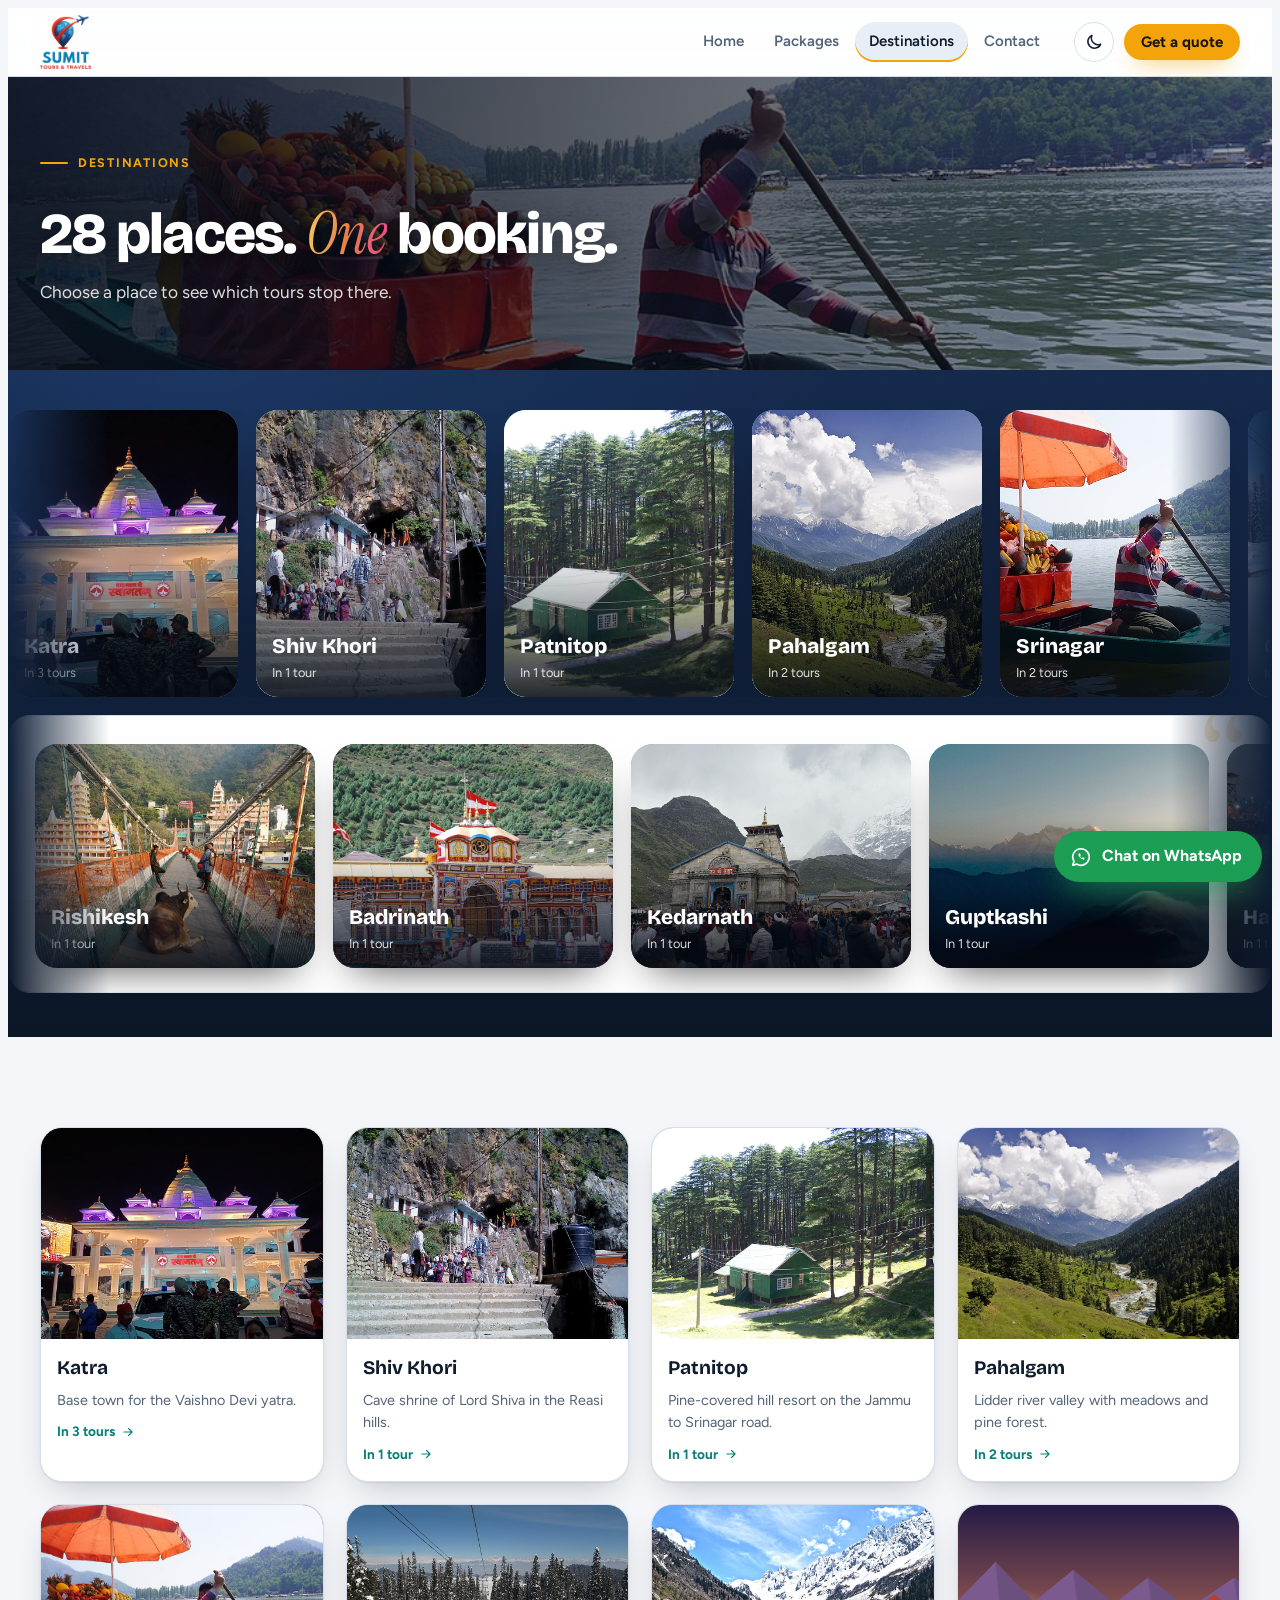
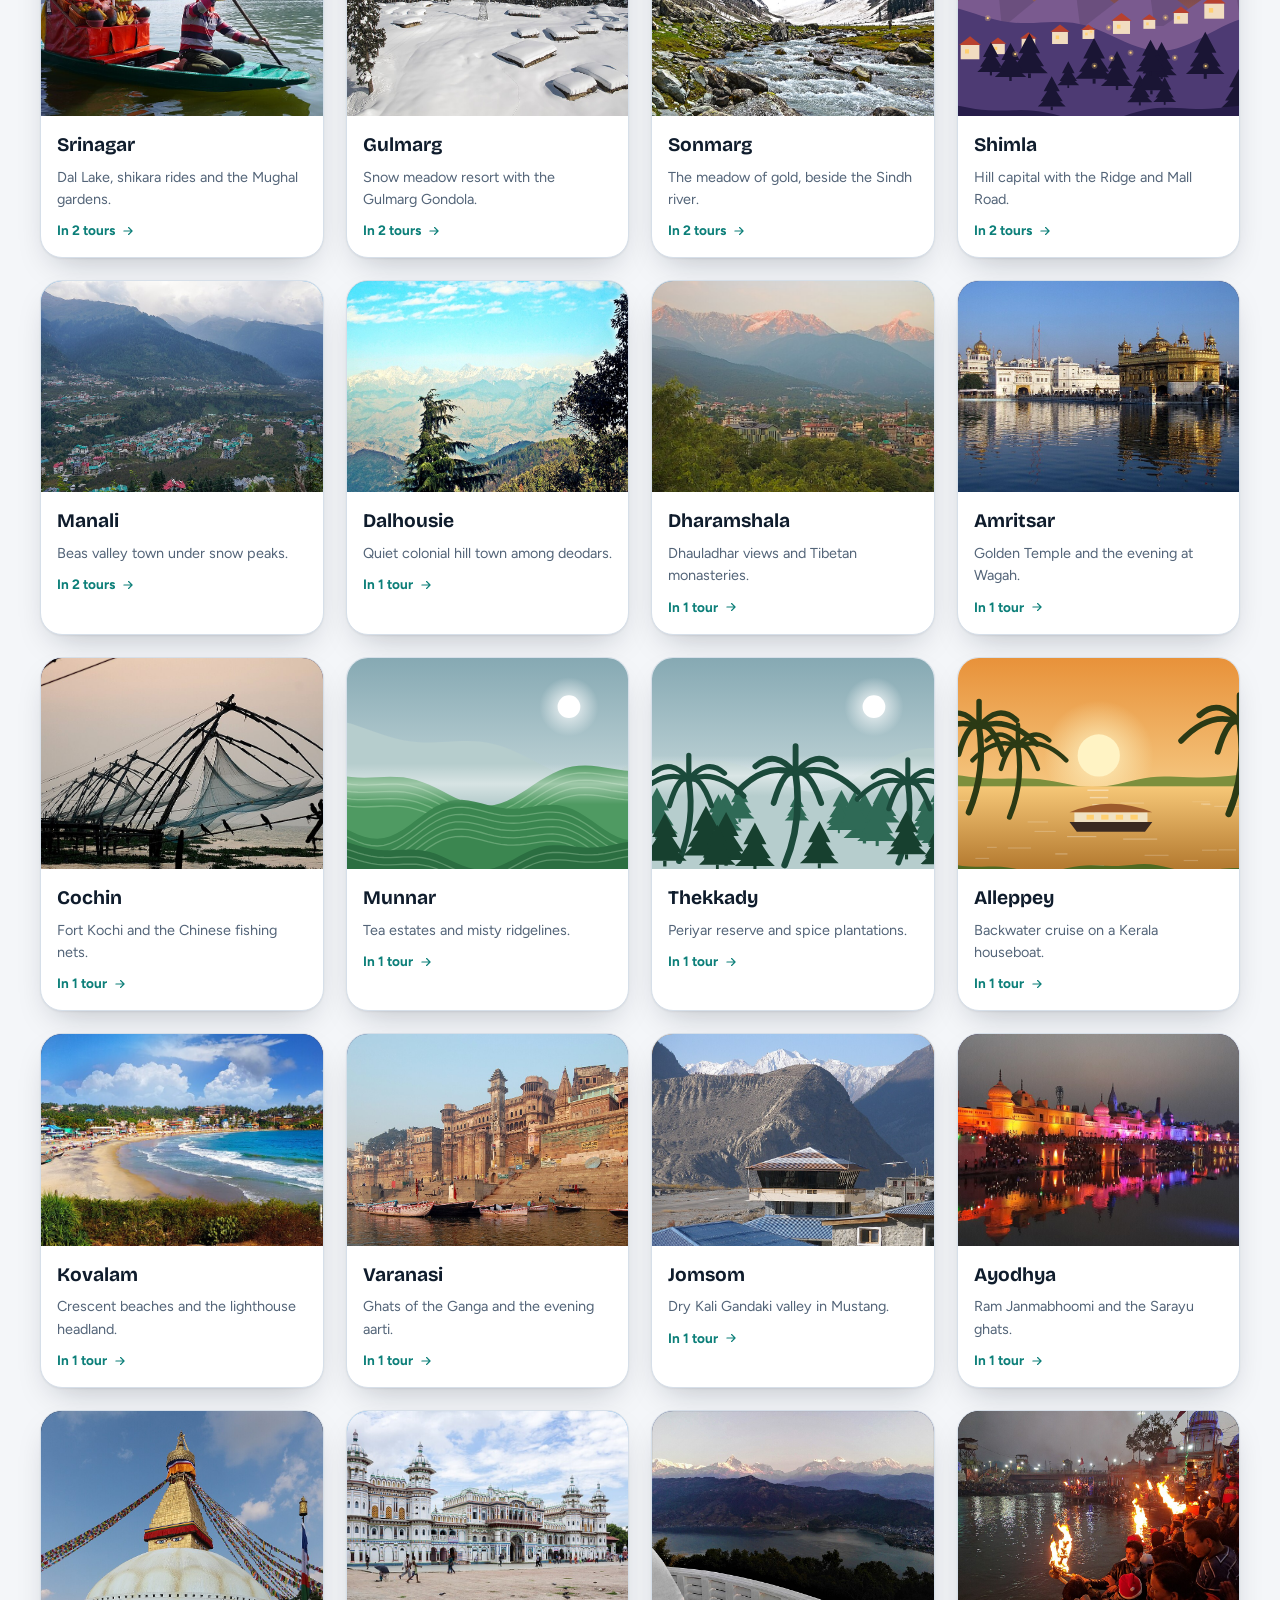
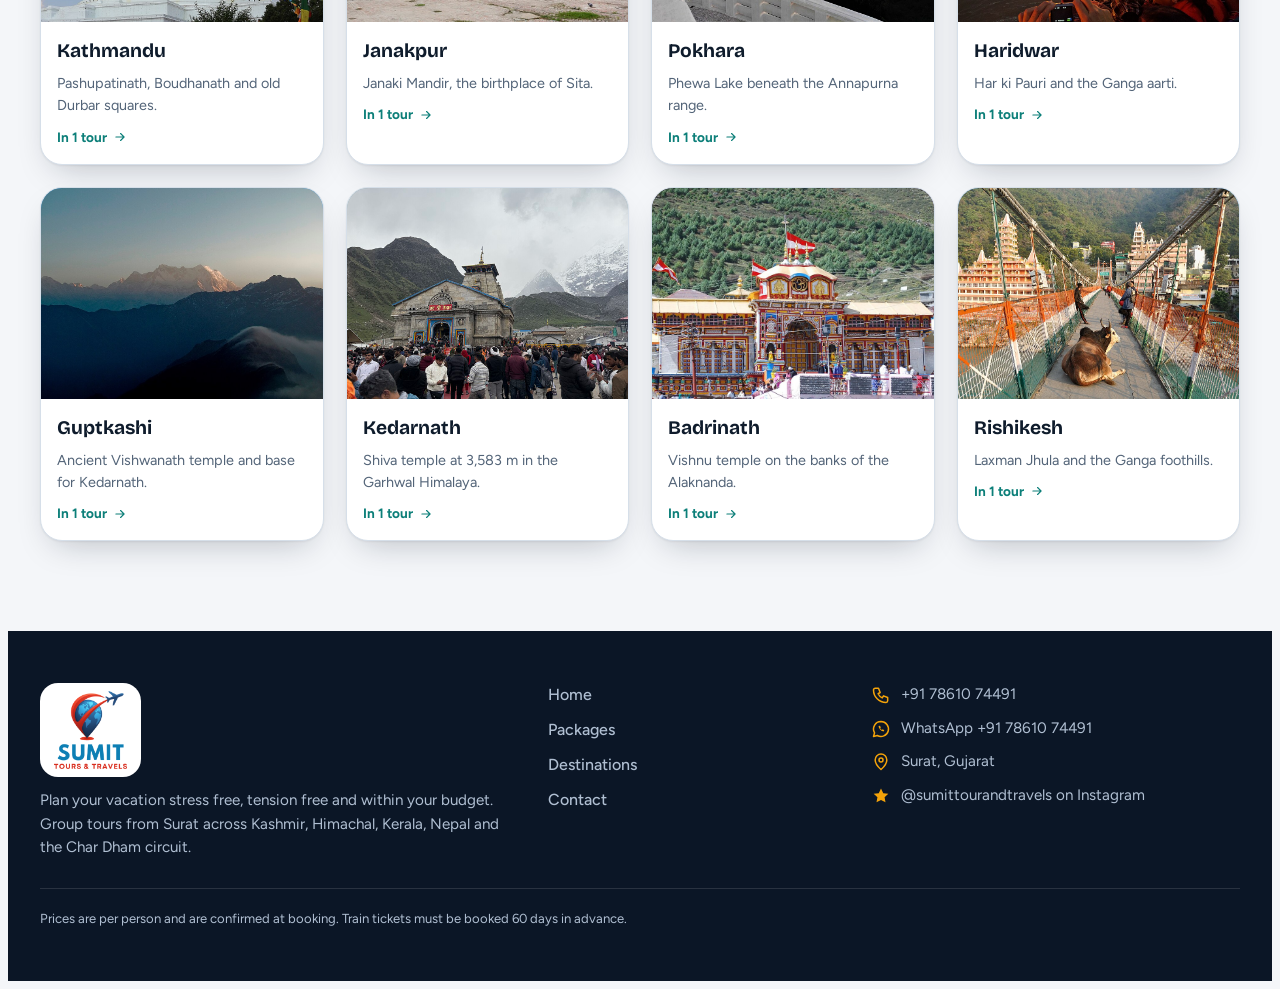
<file: destinations.html>
<!doctype html><html lang="en"><head><meta charset="utf-8"><meta name="viewport" content="width=device-width,initial-scale=1"><meta name="description" content="Every stop on our group tours from Surat."><title>Destinations | Sumit Tour &amp; Travels</title><link rel="preconnect" href="https://fonts.googleapis.com"><link rel="preconnect" href="https://fonts.gstatic.com" crossorigin><link rel="stylesheet" href="https://fonts.googleapis.com/css2?family=Bricolage+Grotesque:opsz,wght@12..96,500;12..96,700;12..96,800&family=Figtree:wght@400;500;600;700&family=Instrument+Serif:ital@1&display=swap"><link rel="stylesheet" href="style.css"></head><body data-page="destinations">
<svg width="0" height="0" style="position:absolute" aria-hidden="true">
  <defs>
    <symbol id="i-bed" viewBox="0 0 24 24"><path d="M3 18V7M3 14h18v4M21 14v-2a3 3 0 0 0-3-3h-7v5" fill="none" stroke="currentColor" stroke-width="1.8" stroke-linecap="round" stroke-linejoin="round"/><circle cx="7" cy="11" r="1.6" fill="none" stroke="currentColor" stroke-width="1.8"/></symbol>
    <symbol id="i-train" viewBox="0 0 24 24"><rect x="5" y="3" width="14" height="14" rx="3" fill="none" stroke="currentColor" stroke-width="1.8"/><path d="M5 11h14M9 21l2-4M15 21l-2-4" fill="none" stroke="currentColor" stroke-width="1.8" stroke-linecap="round"/><circle cx="9" cy="14" r=".9" fill="currentColor"/><circle cx="15" cy="14" r=".9" fill="currentColor"/></symbol>
    <symbol id="i-meal" viewBox="0 0 24 24"><path d="M6 3v7a2 2 0 0 0 2 2v9M10 3v7M6 6.5h4M17 3c-2 1.5-3 4-3 7h3v11" fill="none" stroke="currentColor" stroke-width="1.8" stroke-linecap="round" stroke-linejoin="round"/></symbol>
    <symbol id="i-users" viewBox="0 0 24 24"><circle cx="9" cy="8" r="3.2" fill="none" stroke="currentColor" stroke-width="1.8"/><path d="M3 20c0-3.3 2.7-5.5 6-5.5s6 2.2 6 5.5M16 5.2a3 3 0 0 1 0 5.6M18 14.8c2 .7 3.2 2.5 3.2 5" fill="none" stroke="currentColor" stroke-width="1.8" stroke-linecap="round"/></symbol>
    <symbol id="i-van" viewBox="0 0 24 24"><path d="M2 16V7a2 2 0 0 1 2-2h10l5 5 3 2v4h-2M2 16h2M10 16h4M14 5v5h5" fill="none" stroke="currentColor" stroke-width="1.8" stroke-linecap="round" stroke-linejoin="round"/><circle cx="7" cy="17" r="2" fill="none" stroke="currentColor" stroke-width="1.8"/><circle cx="17" cy="17" r="2" fill="none" stroke="currentColor" stroke-width="1.8"/></symbol>
    <symbol id="i-heat" viewBox="0 0 24 24"><path d="M12 3c1 3 4 4.5 4 8.5a4 4 0 0 1-8 0c0-1.6.7-2.7 1.6-3.7C10 9.5 11 9 11 7c0-1.5.4-2.8 1-4z" fill="none" stroke="currentColor" stroke-width="1.8" stroke-linejoin="round"/><path d="M5 21h14" stroke="currentColor" stroke-width="1.8" stroke-linecap="round"/></symbol>
    <symbol id="i-cal" viewBox="0 0 24 24"><rect x="3.5" y="5" width="17" height="15" rx="2.5" fill="none" stroke="currentColor" stroke-width="1.8"/><path d="M3.5 10h17M8 3v4M16 3v4" fill="none" stroke="currentColor" stroke-width="1.8" stroke-linecap="round"/></symbol>
    <symbol id="i-pin" viewBox="0 0 24 24"><path d="M12 21s7-6.2 7-11.5a7 7 0 0 0-14 0C5 14.800 12 21 12 21z" fill="none" stroke="currentColor" stroke-width="1.8" stroke-linejoin="round"/><circle cx="12" cy="9.5" r="2.4" fill="none" stroke="currentColor" stroke-width="1.8"/></symbol>
    <symbol id="i-phone" viewBox="0 0 24 24"><path d="M5 4h4l2 5-2.500 1.500a11 11 0 0 0 5 5L15 13l5 2v4a2 2 0 0 1-2 2A15 15 0 0 1 3 6a2 2 0 0 1 2-2z" fill="none" stroke="currentColor" stroke-width="1.8" stroke-linejoin="round"/></symbol>
    <symbol id="i-mail" viewBox="0 0 24 24"><rect x="3" y="5" width="18" height="14" rx="2.500" fill="none" stroke="currentColor" stroke-width="1.8"/><path d="m4 7 8 6 8-6" fill="none" stroke="currentColor" stroke-width="1.8" stroke-linecap="round" stroke-linejoin="round"/></symbol>
    <symbol id="i-star" viewBox="0 0 24 24"><path d="m12 3 2.700 5.600 6.100.8-4.500 4.200 1.100 6-5.400-2.900-5.400 2.900 1.100-6L3.200 9.400l6.100-.8z" fill="currentColor"/></symbol>
    <symbol id="i-arrow" viewBox="0 0 24 24"><path d="M5 12h14m-6-6 6 6-6 6" fill="none" stroke="currentColor" stroke-width="2" stroke-linecap="round" stroke-linejoin="round"/></symbol>
    <symbol id="i-left" viewBox="0 0 24 24"><path d="m15 5-7 7 7 7" fill="none" stroke="currentColor" stroke-width="2" stroke-linecap="round" stroke-linejoin="round"/></symbol>
    <symbol id="i-right" viewBox="0 0 24 24"><path d="m9 5 7 7-7 7" fill="none" stroke="currentColor" stroke-width="2" stroke-linecap="round" stroke-linejoin="round"/></symbol>
    <symbol id="i-x" viewBox="0 0 24 24"><path d="M6 6l12 12M18 6 6 18" fill="none" stroke="currentColor" stroke-width="2" stroke-linecap="round"/></symbol>
    <symbol id="i-wa" viewBox="0 0 24 24"><path d="M12 3a9 9 0 0 0-7.700 13.600L3 21l4.500-1.200A9 9 0 1 0 12 3z" fill="none" stroke="currentColor" stroke-width="1.8" stroke-linejoin="round"/><path d="M9 8.500c.3 3 2.500 5.700 6 6.500l1-1.600-2-1-.9.800c-.9-.4-1.700-1.200-2.100-2.100l.8-.9-1-2z" fill="currentColor"/></symbol>
    <symbol id="i-menu" viewBox="0 0 24 24"><path d="M4 7h16M4 12h16M4 17h16" fill="none" stroke="currentColor" stroke-width="2" stroke-linecap="round"/></symbol>
    <symbol id="i-moon" viewBox="0 0 24 24"><path d="M20 14.500A8 8 0 0 1 9.500 4 8 8 0 1 0 20 14.500z" fill="none" stroke="currentColor" stroke-width="1.8" stroke-linejoin="round"/></symbol>
    <symbol id="i-sun" viewBox="0 0 24 24"><circle cx="12" cy="12" r="4" fill="none" stroke="currentColor" stroke-width="1.8"/><path d="M12 2v3M12 19v3M2 12h3M19 12h3M5 5l2 2M17 17l2 2M19 5l-2 2M7 17l-2 2" stroke="currentColor" stroke-width="1.8" stroke-linecap="round"/></symbol>
    <symbol id="i-warn" viewBox="0 0 24 24"><path d="M12 3 2 20h20z" fill="none" stroke="currentColor" stroke-width="1.8" stroke-linejoin="round"/><path d="M12 10v4.500M12 17.200v.1" stroke="currentColor" stroke-width="2" stroke-linecap="round"/></symbol>
    <symbol id="i-copy" viewBox="0 0 24 24"><rect x="8" y="8" width="12" height="12" rx="2.500" fill="none" stroke="currentColor" stroke-width="1.8"/><path d="M16 8V6a2 2 0 0 0-2-2H6a2 2 0 0 0-2 2v8a2 2 0 0 0 2 2h2" fill="none" stroke="currentColor" stroke-width="1.8"/></symbol>
  </defs>
</svg>
<a class="skip" href="#main">Skip to content</a>
<div class="progress" id="progress" aria-hidden="true"></div>
<header class="top" id="top">
  <div class="wrap top-in">
    <a class="logo" href="index.html" aria-label="Sumit Tour &amp; Travels home"><img src="images/logo.png" alt="Sumit Tours &amp; Travels" width="52" height="56"></a>
    <nav class="nav" id="nav" aria-label="Main"><a href="index.html">Home</a><a href="packages.html">Packages</a><a href="destinations.html" aria-current="page">Destinations</a><a href="contact.html">Contact</a></nav>
    <div class="top-actions">
      <button class="icon-btn" id="themeBtn" type="button" aria-label="Switch colour theme"><svg width="20" height="20"><use href="#i-moon"/></svg></button>
      <a class="btn btn-accent btn-sm" href="contact.html">Get a quote</a>
      <button class="icon-btn menu-btn" id="menuBtn" type="button" aria-label="Open menu" aria-expanded="false" aria-controls="nav"><svg width="22" height="22"><use href="#i-menu"/></svg></button>
    </div>
  </div>
</header>
<main id="main">
<section class="phead">
  <div class="phead-bg" data-bg="srinagar" aria-hidden="true"></div>
  <div class="wrap phead-in"><p class="eyebrow">Destinations</p><h1>28 places. <em>One</em> booking.</h1><p class="sec-sub">Choose a place to see which tours stop there.</p></div>
</section>

  <section class="reel-sec reel-flat" aria-label="Destinations"><div class="reel" id="reel"></div></section>
  <section class="section"><div class="wrap"><div class="dest-grid" id="destGrid"></div></div></section>
</main>
<footer class="foot">
  <div class="wrap foot-in">
    <div>
      <a class="logo foot-logo" href="index.html" aria-label="Sumit Tour &amp; Travels home"><img src="images/logo.png" alt="Sumit Tours &amp; Travels" width="78" height="84"></a>
      <p class="foot-note">Plan your vacation stress free, tension free and within your budget. Group tours from Surat across Kashmir, Himachal, Kerala, Nepal and the Char Dham circuit.</p>
    </div>
    <nav class="foot-nav" aria-label="Footer"><a href="index.html">Home</a><a href="packages.html">Packages</a><a href="destinations.html">Destinations</a><a href="contact.html">Contact</a></nav>
    <ul class="foot-contact" id="footContact"></ul>
    <p class="fine">Prices are per person and are confirmed at booking. Train tickets must be booked 60 days in advance.</p>
  </div>
</footer>
<script src="data.js"></script><script src="photos.js"></script><script src="art.js"></script><script src="app.js"></script></body></html>
</file>
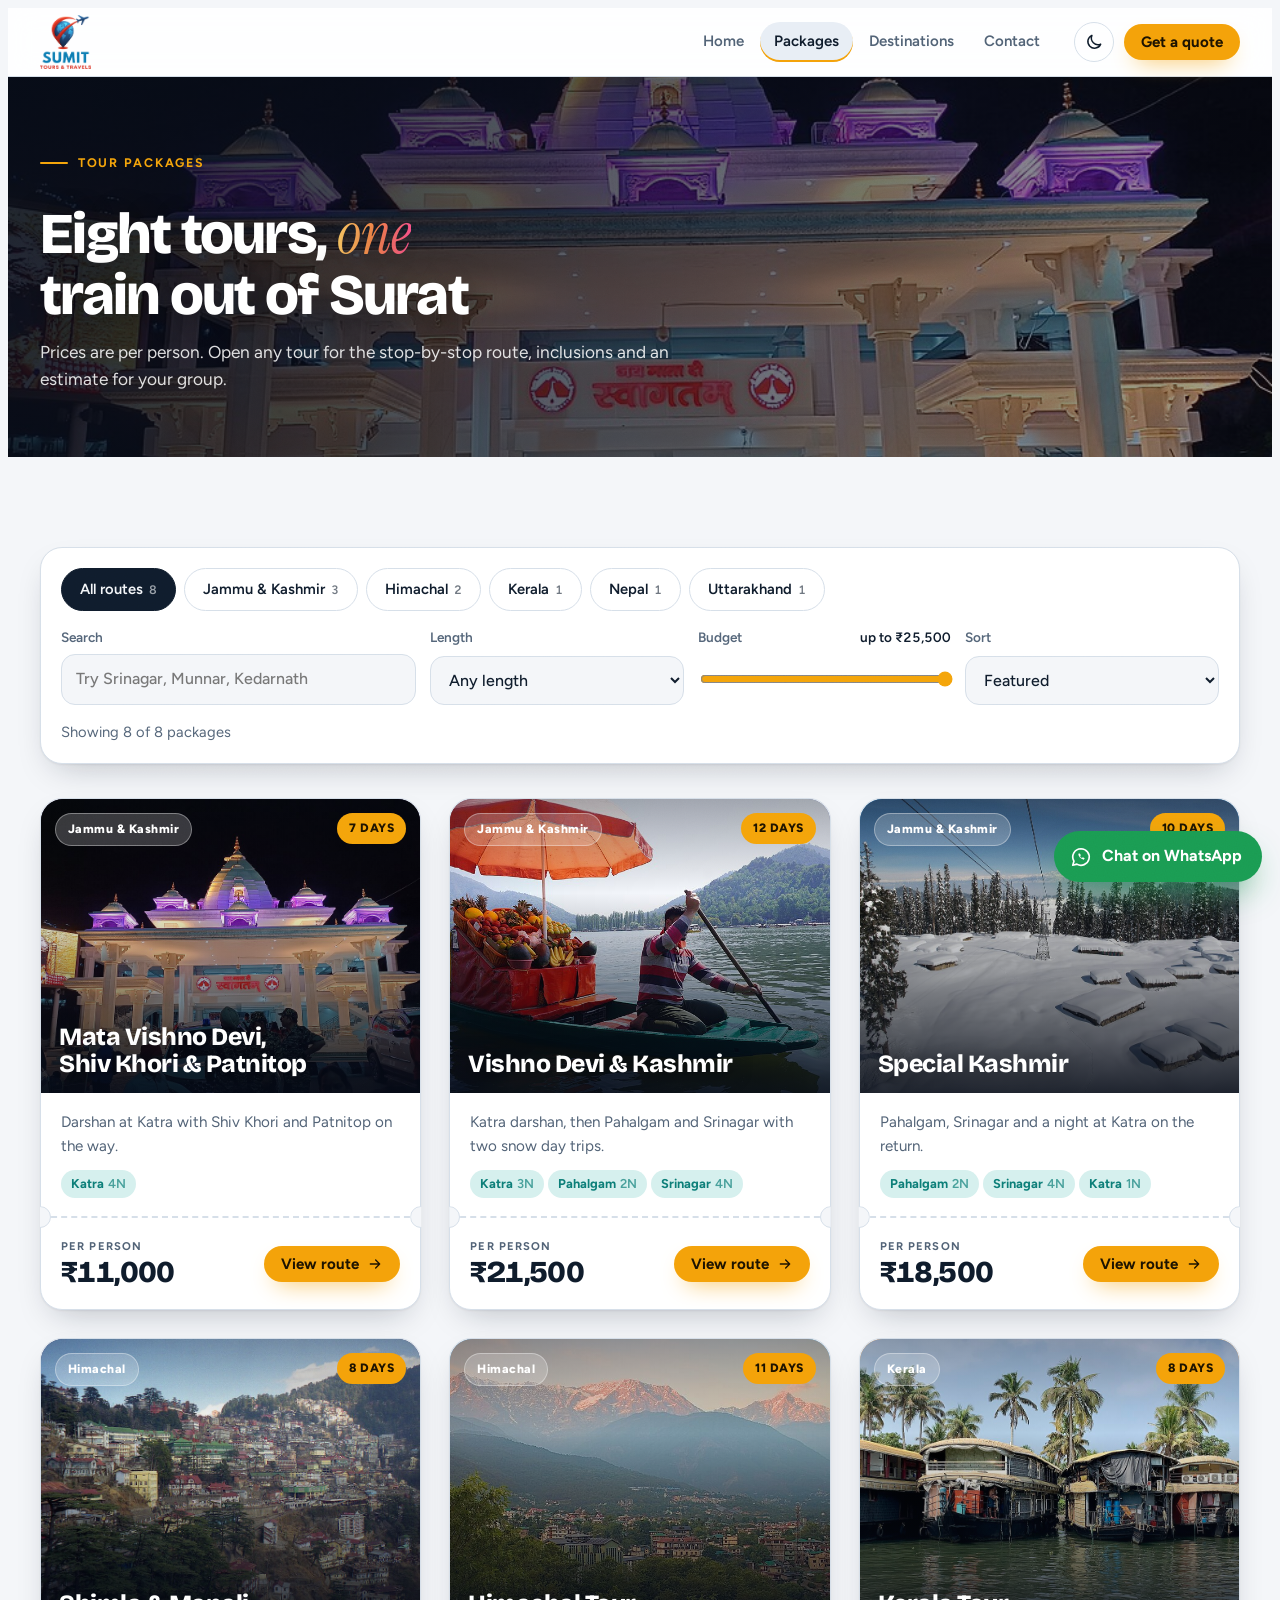
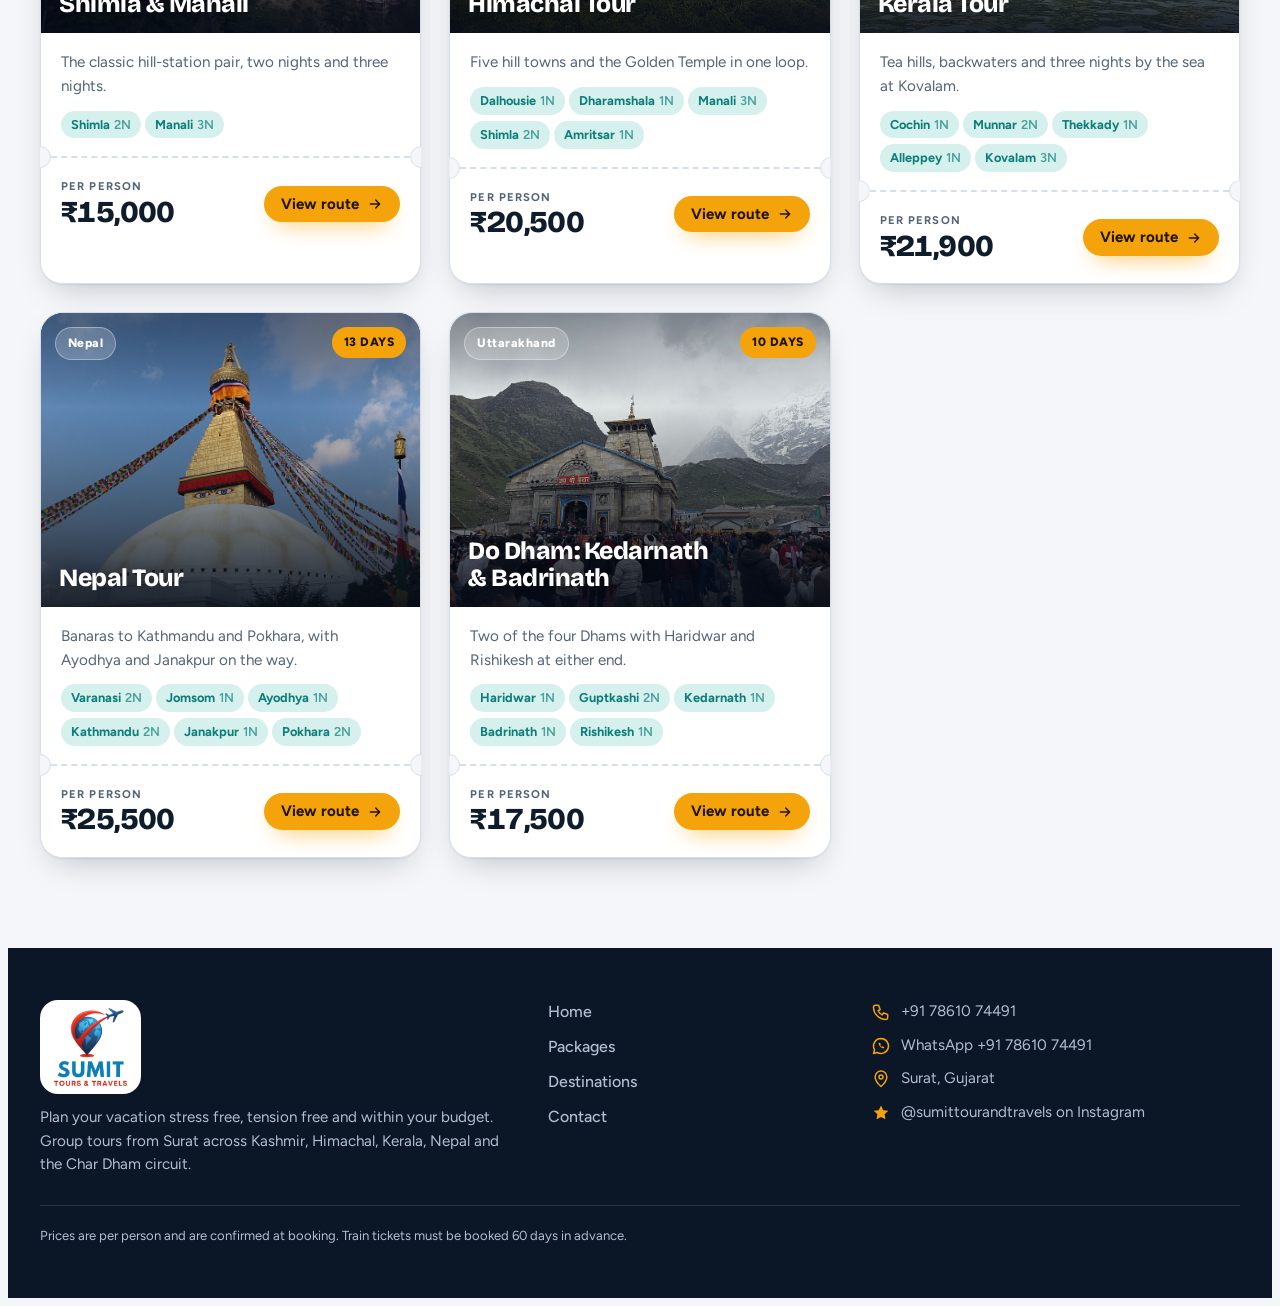
<file: packages.html>
<!doctype html><html lang="en"><head><meta charset="utf-8"><meta name="viewport" content="width=device-width,initial-scale=1"><meta name="description" content="All eight group tour packages from Surat with prices, routes and inclusions."><title>Tour Packages | Sumit Tour &amp; Travels</title><link rel="preconnect" href="https://fonts.googleapis.com"><link rel="preconnect" href="https://fonts.gstatic.com" crossorigin><link rel="stylesheet" href="https://fonts.googleapis.com/css2?family=Bricolage+Grotesque:opsz,wght@12..96,500;12..96,700;12..96,800&family=Figtree:wght@400;500;600;700&family=Instrument+Serif:ital@1&display=swap"><link rel="stylesheet" href="style.css"></head><body data-page="packages">
<svg width="0" height="0" style="position:absolute" aria-hidden="true">
  <defs>
    <symbol id="i-bed" viewBox="0 0 24 24"><path d="M3 18V7M3 14h18v4M21 14v-2a3 3 0 0 0-3-3h-7v5" fill="none" stroke="currentColor" stroke-width="1.8" stroke-linecap="round" stroke-linejoin="round"/><circle cx="7" cy="11" r="1.6" fill="none" stroke="currentColor" stroke-width="1.8"/></symbol>
    <symbol id="i-train" viewBox="0 0 24 24"><rect x="5" y="3" width="14" height="14" rx="3" fill="none" stroke="currentColor" stroke-width="1.8"/><path d="M5 11h14M9 21l2-4M15 21l-2-4" fill="none" stroke="currentColor" stroke-width="1.8" stroke-linecap="round"/><circle cx="9" cy="14" r=".9" fill="currentColor"/><circle cx="15" cy="14" r=".9" fill="currentColor"/></symbol>
    <symbol id="i-meal" viewBox="0 0 24 24"><path d="M6 3v7a2 2 0 0 0 2 2v9M10 3v7M6 6.5h4M17 3c-2 1.5-3 4-3 7h3v11" fill="none" stroke="currentColor" stroke-width="1.8" stroke-linecap="round" stroke-linejoin="round"/></symbol>
    <symbol id="i-users" viewBox="0 0 24 24"><circle cx="9" cy="8" r="3.2" fill="none" stroke="currentColor" stroke-width="1.8"/><path d="M3 20c0-3.3 2.7-5.5 6-5.5s6 2.2 6 5.5M16 5.2a3 3 0 0 1 0 5.6M18 14.8c2 .7 3.2 2.5 3.2 5" fill="none" stroke="currentColor" stroke-width="1.8" stroke-linecap="round"/></symbol>
    <symbol id="i-van" viewBox="0 0 24 24"><path d="M2 16V7a2 2 0 0 1 2-2h10l5 5 3 2v4h-2M2 16h2M10 16h4M14 5v5h5" fill="none" stroke="currentColor" stroke-width="1.8" stroke-linecap="round" stroke-linejoin="round"/><circle cx="7" cy="17" r="2" fill="none" stroke="currentColor" stroke-width="1.8"/><circle cx="17" cy="17" r="2" fill="none" stroke="currentColor" stroke-width="1.8"/></symbol>
    <symbol id="i-heat" viewBox="0 0 24 24"><path d="M12 3c1 3 4 4.5 4 8.5a4 4 0 0 1-8 0c0-1.6.7-2.7 1.6-3.7C10 9.5 11 9 11 7c0-1.5.4-2.8 1-4z" fill="none" stroke="currentColor" stroke-width="1.8" stroke-linejoin="round"/><path d="M5 21h14" stroke="currentColor" stroke-width="1.8" stroke-linecap="round"/></symbol>
    <symbol id="i-cal" viewBox="0 0 24 24"><rect x="3.5" y="5" width="17" height="15" rx="2.5" fill="none" stroke="currentColor" stroke-width="1.8"/><path d="M3.5 10h17M8 3v4M16 3v4" fill="none" stroke="currentColor" stroke-width="1.8" stroke-linecap="round"/></symbol>
    <symbol id="i-pin" viewBox="0 0 24 24"><path d="M12 21s7-6.2 7-11.5a7 7 0 0 0-14 0C5 14.800 12 21 12 21z" fill="none" stroke="currentColor" stroke-width="1.8" stroke-linejoin="round"/><circle cx="12" cy="9.5" r="2.4" fill="none" stroke="currentColor" stroke-width="1.8"/></symbol>
    <symbol id="i-phone" viewBox="0 0 24 24"><path d="M5 4h4l2 5-2.500 1.500a11 11 0 0 0 5 5L15 13l5 2v4a2 2 0 0 1-2 2A15 15 0 0 1 3 6a2 2 0 0 1 2-2z" fill="none" stroke="currentColor" stroke-width="1.8" stroke-linejoin="round"/></symbol>
    <symbol id="i-mail" viewBox="0 0 24 24"><rect x="3" y="5" width="18" height="14" rx="2.500" fill="none" stroke="currentColor" stroke-width="1.8"/><path d="m4 7 8 6 8-6" fill="none" stroke="currentColor" stroke-width="1.8" stroke-linecap="round" stroke-linejoin="round"/></symbol>
    <symbol id="i-star" viewBox="0 0 24 24"><path d="m12 3 2.700 5.600 6.100.8-4.500 4.200 1.100 6-5.400-2.900-5.400 2.900 1.100-6L3.200 9.400l6.100-.8z" fill="currentColor"/></symbol>
    <symbol id="i-arrow" viewBox="0 0 24 24"><path d="M5 12h14m-6-6 6 6-6 6" fill="none" stroke="currentColor" stroke-width="2" stroke-linecap="round" stroke-linejoin="round"/></symbol>
    <symbol id="i-left" viewBox="0 0 24 24"><path d="m15 5-7 7 7 7" fill="none" stroke="currentColor" stroke-width="2" stroke-linecap="round" stroke-linejoin="round"/></symbol>
    <symbol id="i-right" viewBox="0 0 24 24"><path d="m9 5 7 7-7 7" fill="none" stroke="currentColor" stroke-width="2" stroke-linecap="round" stroke-linejoin="round"/></symbol>
    <symbol id="i-x" viewBox="0 0 24 24"><path d="M6 6l12 12M18 6 6 18" fill="none" stroke="currentColor" stroke-width="2" stroke-linecap="round"/></symbol>
    <symbol id="i-wa" viewBox="0 0 24 24"><path d="M12 3a9 9 0 0 0-7.700 13.600L3 21l4.500-1.200A9 9 0 1 0 12 3z" fill="none" stroke="currentColor" stroke-width="1.8" stroke-linejoin="round"/><path d="M9 8.500c.3 3 2.500 5.700 6 6.500l1-1.600-2-1-.9.800c-.9-.4-1.700-1.200-2.100-2.100l.8-.9-1-2z" fill="currentColor"/></symbol>
    <symbol id="i-menu" viewBox="0 0 24 24"><path d="M4 7h16M4 12h16M4 17h16" fill="none" stroke="currentColor" stroke-width="2" stroke-linecap="round"/></symbol>
    <symbol id="i-moon" viewBox="0 0 24 24"><path d="M20 14.500A8 8 0 0 1 9.500 4 8 8 0 1 0 20 14.500z" fill="none" stroke="currentColor" stroke-width="1.8" stroke-linejoin="round"/></symbol>
    <symbol id="i-sun" viewBox="0 0 24 24"><circle cx="12" cy="12" r="4" fill="none" stroke="currentColor" stroke-width="1.8"/><path d="M12 2v3M12 19v3M2 12h3M19 12h3M5 5l2 2M17 17l2 2M19 5l-2 2M7 17l-2 2" stroke="currentColor" stroke-width="1.8" stroke-linecap="round"/></symbol>
    <symbol id="i-warn" viewBox="0 0 24 24"><path d="M12 3 2 20h20z" fill="none" stroke="currentColor" stroke-width="1.8" stroke-linejoin="round"/><path d="M12 10v4.500M12 17.200v.1" stroke="currentColor" stroke-width="2" stroke-linecap="round"/></symbol>
    <symbol id="i-copy" viewBox="0 0 24 24"><rect x="8" y="8" width="12" height="12" rx="2.500" fill="none" stroke="currentColor" stroke-width="1.8"/><path d="M16 8V6a2 2 0 0 0-2-2H6a2 2 0 0 0-2 2v8a2 2 0 0 0 2 2h2" fill="none" stroke="currentColor" stroke-width="1.8"/></symbol>
  </defs>
</svg>
<a class="skip" href="#main">Skip to content</a>
<div class="progress" id="progress" aria-hidden="true"></div>
<header class="top" id="top">
  <div class="wrap top-in">
    <a class="logo" href="index.html" aria-label="Sumit Tour &amp; Travels home"><img src="images/logo.png" alt="Sumit Tours &amp; Travels" width="52" height="56"></a>
    <nav class="nav" id="nav" aria-label="Main"><a href="index.html">Home</a><a href="packages.html" aria-current="page">Packages</a><a href="destinations.html">Destinations</a><a href="contact.html">Contact</a></nav>
    <div class="top-actions">
      <button class="icon-btn" id="themeBtn" type="button" aria-label="Switch colour theme"><svg width="20" height="20"><use href="#i-moon"/></svg></button>
      <a class="btn btn-accent btn-sm" href="contact.html">Get a quote</a>
      <button class="icon-btn menu-btn" id="menuBtn" type="button" aria-label="Open menu" aria-expanded="false" aria-controls="nav"><svg width="22" height="22"><use href="#i-menu"/></svg></button>
    </div>
  </div>
</header>
<main id="main">
<section class="phead">
  <div class="phead-bg" data-bg="katra" aria-hidden="true"></div>
  <div class="wrap phead-in"><p class="eyebrow">Tour packages</p><h1>Eight tours, <em>one</em> train out of Surat</h1><p class="sec-sub">Prices are per person. Open any tour for the stop-by-stop route, inclusions and an estimate for your group.</p></div>
</section>

  <section class="section" id="packages"><div class="wrap">
      <form class="filters" id="filters" onsubmit="return false" aria-label="Filter packages">
        <div class="chips" id="regionChips" role="group" aria-label="Region"></div>
        <div class="filter-row">
          <label class="fld grow" for="q"><span>Search</span>
            <input id="q" type="search" placeholder="Try Srinagar, Munnar, Kedarnath" autocomplete="off">
          </label>
          <label class="fld" for="dur"><span>Length</span>
            <select id="dur">
              <option value="any">Any length</option>
              <option value="short">Up to 8 days</option>
              <option value="mid">9 to 11 days</option>
              <option value="long">12 days and more</option>
            </select>
          </label>
          <label class="fld range" for="budget"><span>Budget <output id="budgetOut" for="budget"></output></span>
            <input id="budget" type="range" min="11000" max="25500" step="500" value="25500">
          </label>
          <label class="fld" for="sort"><span>Sort</span>
            <select id="sort">
              <option value="default">Featured</option>
              <option value="price-asc">Price, low to high</option>
              <option value="price-desc">Price, high to low</option>
              <option value="days-asc">Shortest first</option>
              <option value="days-desc">Longest first</option>
            </select>
          </label>
        </div>
        <div class="filter-meta">
          <p id="resultCount" aria-live="polite"></p>
          <button class="link-btn" id="resetFilters" type="button" hidden>Clear filters</button>
        </div>
      </form>

      <div class="grid" id="grid"></div>
      <div class="empty" id="empty" hidden>
        <p><b>No package matches those filters.</b></p>
        <p>Raise the budget or clear the search to see all eight routes.</p>
        <button class="btn btn-ghost" id="emptyReset" type="button">Show all packages</button>
      </div>

      <div class="grid" id="grid"></div>
      <div class="empty" id="empty" hidden>
        <p><b>No package matches those filters.</b></p>
        <p>Raise the budget or clear the search to see all eight routes.</p>
        <button class="btn btn-ghost" id="emptyReset" type="button">Show all packages</button>
      </div>
  </div></section>
</main>
<footer class="foot">
  <div class="wrap foot-in">
    <div>
      <a class="logo foot-logo" href="index.html" aria-label="Sumit Tour &amp; Travels home"><img src="images/logo.png" alt="Sumit Tours &amp; Travels" width="78" height="84"></a>
      <p class="foot-note">Plan your vacation stress free, tension free and within your budget. Group tours from Surat across Kashmir, Himachal, Kerala, Nepal and the Char Dham circuit.</p>
    </div>
    <nav class="foot-nav" aria-label="Footer"><a href="index.html">Home</a><a href="packages.html">Packages</a><a href="destinations.html">Destinations</a><a href="contact.html">Contact</a></nav>
    <ul class="foot-contact" id="footContact"></ul>
    <p class="fine">Prices are per person and are confirmed at booking. Train tickets must be booked 60 days in advance.</p>
  </div>
</footer>
<script src="data.js"></script><script src="photos.js"></script><script src="art.js"></script><script src="app.js"></script></body></html>
</file>
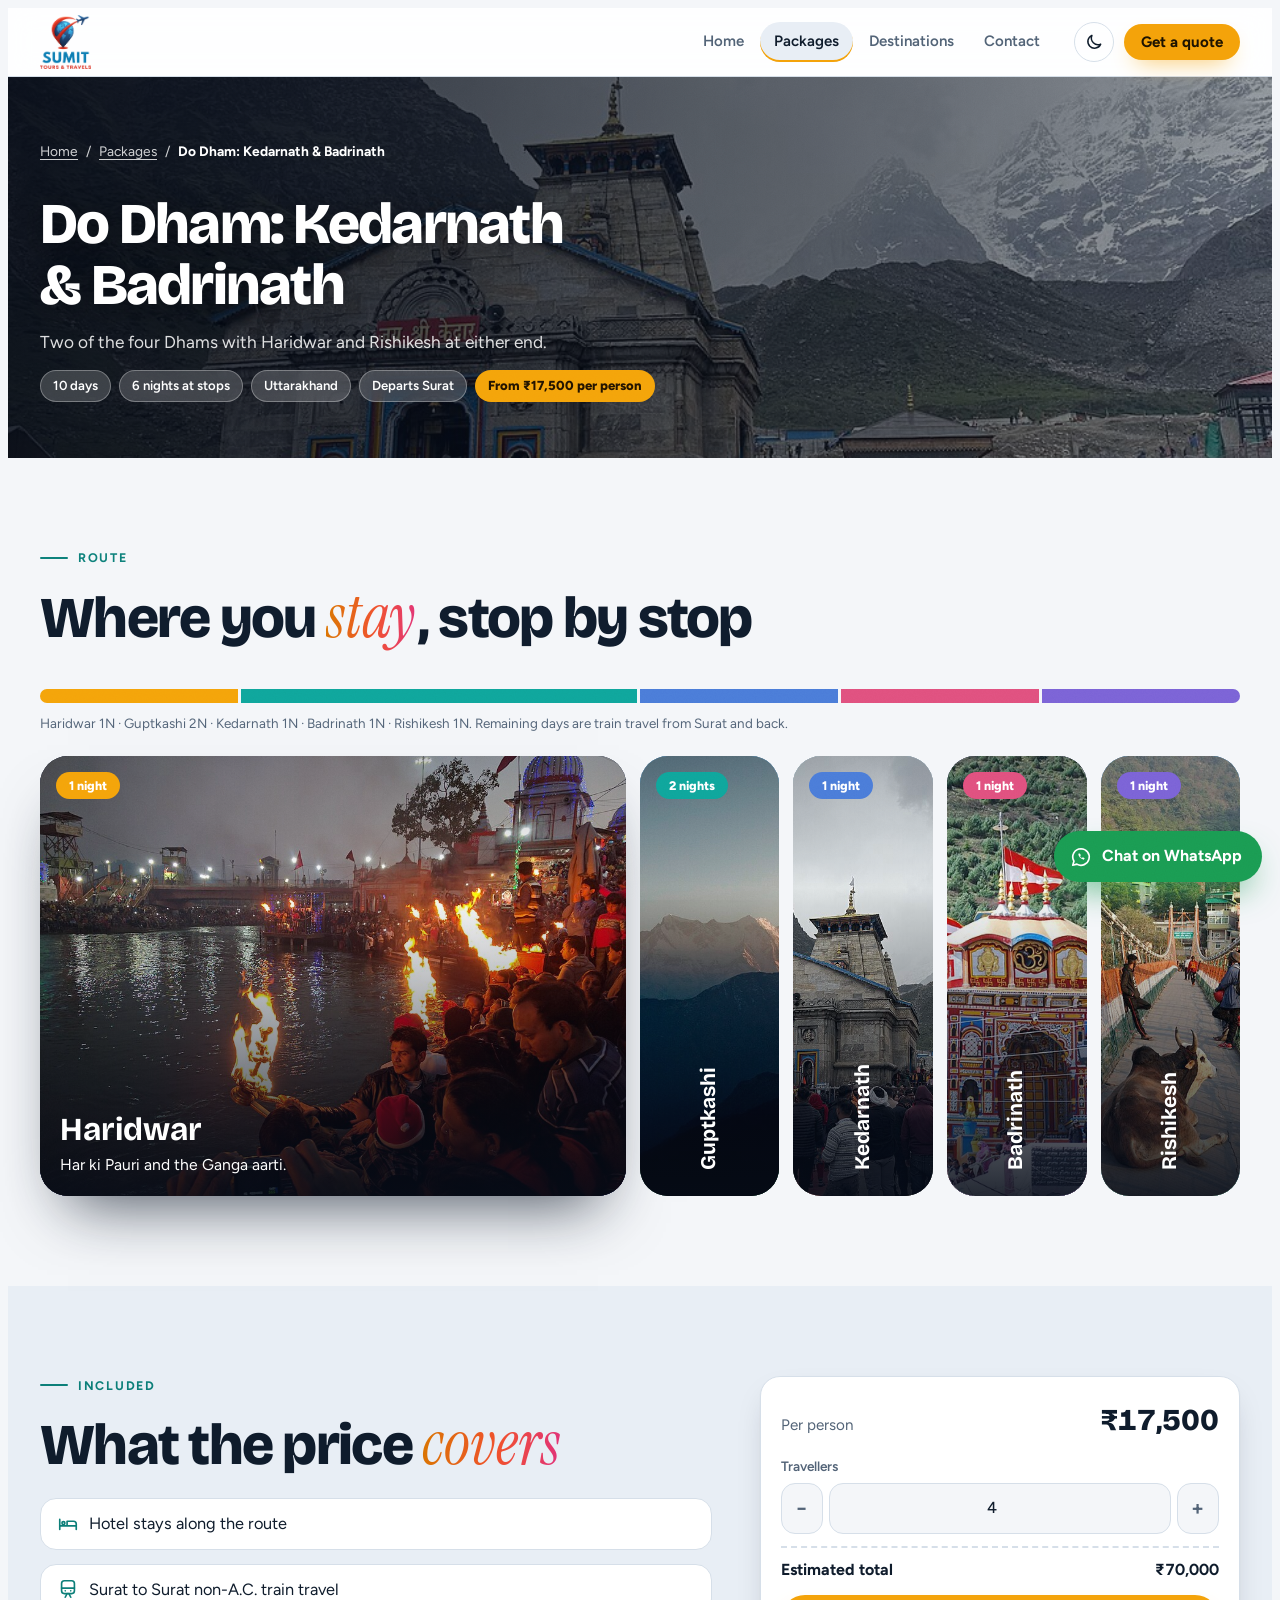
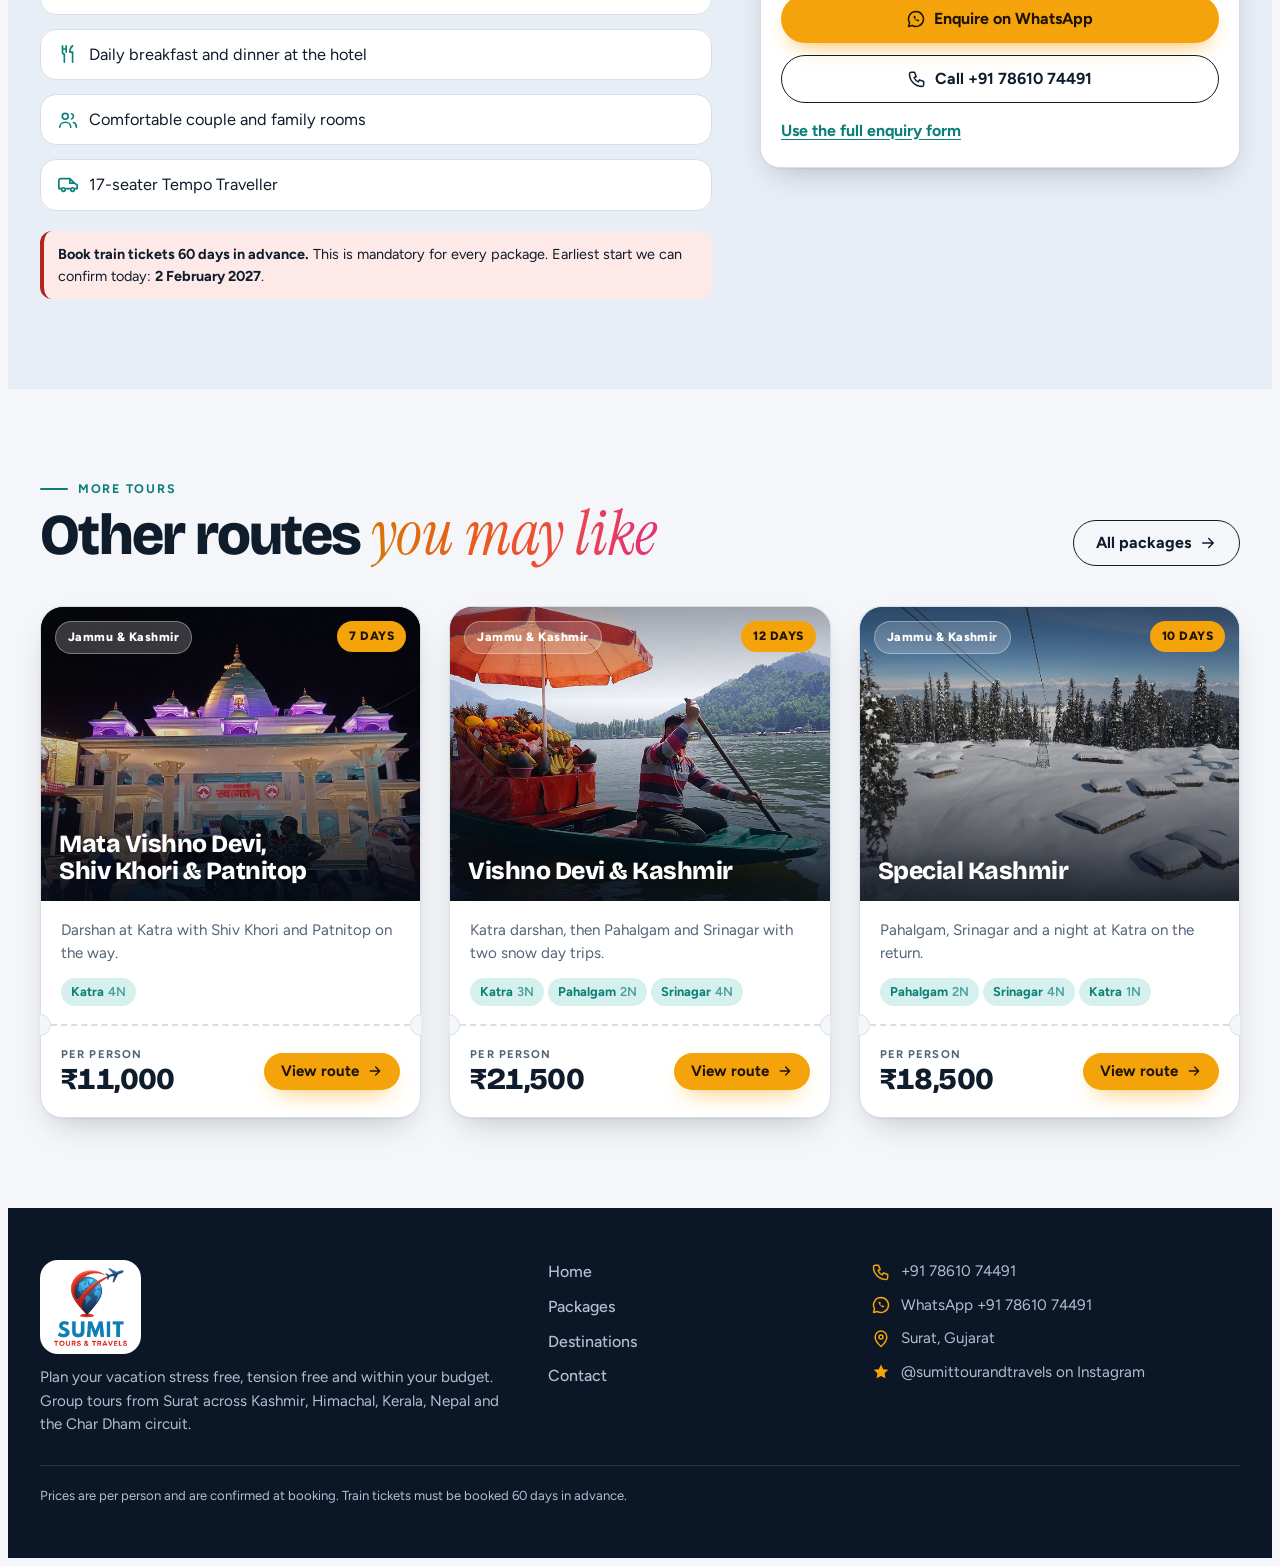
<file: tour-do-dham.html>
<!doctype html><html lang="en"><head><meta charset="utf-8"><meta name="viewport" content="width=device-width,initial-scale=1"><meta name="description" content="Do Dham: Kedarnath & Badrinath: 10 days from Surat, from Rs 17500 per person."><title>Do Dham: Kedarnath & Badrinath | Sumit Tour &amp; Travels</title><link rel="preconnect" href="https://fonts.googleapis.com"><link rel="preconnect" href="https://fonts.gstatic.com" crossorigin><link rel="stylesheet" href="https://fonts.googleapis.com/css2?family=Bricolage+Grotesque:opsz,wght@12..96,500;12..96,700;12..96,800&family=Figtree:wght@400;500;600;700&family=Instrument+Serif:ital@1&display=swap"><link rel="stylesheet" href="style.css"></head><body data-page="tour" data-pkg="do-dham">
<svg width="0" height="0" style="position:absolute" aria-hidden="true">
  <defs>
    <symbol id="i-bed" viewBox="0 0 24 24"><path d="M3 18V7M3 14h18v4M21 14v-2a3 3 0 0 0-3-3h-7v5" fill="none" stroke="currentColor" stroke-width="1.8" stroke-linecap="round" stroke-linejoin="round"/><circle cx="7" cy="11" r="1.6" fill="none" stroke="currentColor" stroke-width="1.8"/></symbol>
    <symbol id="i-train" viewBox="0 0 24 24"><rect x="5" y="3" width="14" height="14" rx="3" fill="none" stroke="currentColor" stroke-width="1.8"/><path d="M5 11h14M9 21l2-4M15 21l-2-4" fill="none" stroke="currentColor" stroke-width="1.8" stroke-linecap="round"/><circle cx="9" cy="14" r=".9" fill="currentColor"/><circle cx="15" cy="14" r=".9" fill="currentColor"/></symbol>
    <symbol id="i-meal" viewBox="0 0 24 24"><path d="M6 3v7a2 2 0 0 0 2 2v9M10 3v7M6 6.5h4M17 3c-2 1.5-3 4-3 7h3v11" fill="none" stroke="currentColor" stroke-width="1.8" stroke-linecap="round" stroke-linejoin="round"/></symbol>
    <symbol id="i-users" viewBox="0 0 24 24"><circle cx="9" cy="8" r="3.2" fill="none" stroke="currentColor" stroke-width="1.8"/><path d="M3 20c0-3.3 2.7-5.5 6-5.5s6 2.2 6 5.5M16 5.2a3 3 0 0 1 0 5.6M18 14.8c2 .7 3.2 2.5 3.2 5" fill="none" stroke="currentColor" stroke-width="1.8" stroke-linecap="round"/></symbol>
    <symbol id="i-van" viewBox="0 0 24 24"><path d="M2 16V7a2 2 0 0 1 2-2h10l5 5 3 2v4h-2M2 16h2M10 16h4M14 5v5h5" fill="none" stroke="currentColor" stroke-width="1.8" stroke-linecap="round" stroke-linejoin="round"/><circle cx="7" cy="17" r="2" fill="none" stroke="currentColor" stroke-width="1.8"/><circle cx="17" cy="17" r="2" fill="none" stroke="currentColor" stroke-width="1.8"/></symbol>
    <symbol id="i-heat" viewBox="0 0 24 24"><path d="M12 3c1 3 4 4.5 4 8.5a4 4 0 0 1-8 0c0-1.6.7-2.7 1.6-3.7C10 9.5 11 9 11 7c0-1.5.4-2.8 1-4z" fill="none" stroke="currentColor" stroke-width="1.8" stroke-linejoin="round"/><path d="M5 21h14" stroke="currentColor" stroke-width="1.8" stroke-linecap="round"/></symbol>
    <symbol id="i-cal" viewBox="0 0 24 24"><rect x="3.5" y="5" width="17" height="15" rx="2.5" fill="none" stroke="currentColor" stroke-width="1.8"/><path d="M3.5 10h17M8 3v4M16 3v4" fill="none" stroke="currentColor" stroke-width="1.8" stroke-linecap="round"/></symbol>
    <symbol id="i-pin" viewBox="0 0 24 24"><path d="M12 21s7-6.2 7-11.5a7 7 0 0 0-14 0C5 14.800 12 21 12 21z" fill="none" stroke="currentColor" stroke-width="1.8" stroke-linejoin="round"/><circle cx="12" cy="9.5" r="2.4" fill="none" stroke="currentColor" stroke-width="1.8"/></symbol>
    <symbol id="i-phone" viewBox="0 0 24 24"><path d="M5 4h4l2 5-2.500 1.500a11 11 0 0 0 5 5L15 13l5 2v4a2 2 0 0 1-2 2A15 15 0 0 1 3 6a2 2 0 0 1 2-2z" fill="none" stroke="currentColor" stroke-width="1.8" stroke-linejoin="round"/></symbol>
    <symbol id="i-mail" viewBox="0 0 24 24"><rect x="3" y="5" width="18" height="14" rx="2.500" fill="none" stroke="currentColor" stroke-width="1.8"/><path d="m4 7 8 6 8-6" fill="none" stroke="currentColor" stroke-width="1.8" stroke-linecap="round" stroke-linejoin="round"/></symbol>
    <symbol id="i-star" viewBox="0 0 24 24"><path d="m12 3 2.700 5.600 6.100.8-4.500 4.200 1.100 6-5.400-2.900-5.400 2.900 1.100-6L3.200 9.400l6.100-.8z" fill="currentColor"/></symbol>
    <symbol id="i-arrow" viewBox="0 0 24 24"><path d="M5 12h14m-6-6 6 6-6 6" fill="none" stroke="currentColor" stroke-width="2" stroke-linecap="round" stroke-linejoin="round"/></symbol>
    <symbol id="i-left" viewBox="0 0 24 24"><path d="m15 5-7 7 7 7" fill="none" stroke="currentColor" stroke-width="2" stroke-linecap="round" stroke-linejoin="round"/></symbol>
    <symbol id="i-right" viewBox="0 0 24 24"><path d="m9 5 7 7-7 7" fill="none" stroke="currentColor" stroke-width="2" stroke-linecap="round" stroke-linejoin="round"/></symbol>
    <symbol id="i-x" viewBox="0 0 24 24"><path d="M6 6l12 12M18 6 6 18" fill="none" stroke="currentColor" stroke-width="2" stroke-linecap="round"/></symbol>
    <symbol id="i-wa" viewBox="0 0 24 24"><path d="M12 3a9 9 0 0 0-7.700 13.600L3 21l4.500-1.200A9 9 0 1 0 12 3z" fill="none" stroke="currentColor" stroke-width="1.8" stroke-linejoin="round"/><path d="M9 8.500c.3 3 2.500 5.700 6 6.500l1-1.600-2-1-.9.800c-.9-.4-1.700-1.200-2.100-2.100l.8-.9-1-2z" fill="currentColor"/></symbol>
    <symbol id="i-menu" viewBox="0 0 24 24"><path d="M4 7h16M4 12h16M4 17h16" fill="none" stroke="currentColor" stroke-width="2" stroke-linecap="round"/></symbol>
    <symbol id="i-moon" viewBox="0 0 24 24"><path d="M20 14.500A8 8 0 0 1 9.500 4 8 8 0 1 0 20 14.500z" fill="none" stroke="currentColor" stroke-width="1.8" stroke-linejoin="round"/></symbol>
    <symbol id="i-sun" viewBox="0 0 24 24"><circle cx="12" cy="12" r="4" fill="none" stroke="currentColor" stroke-width="1.8"/><path d="M12 2v3M12 19v3M2 12h3M19 12h3M5 5l2 2M17 17l2 2M19 5l-2 2M7 17l-2 2" stroke="currentColor" stroke-width="1.8" stroke-linecap="round"/></symbol>
    <symbol id="i-warn" viewBox="0 0 24 24"><path d="M12 3 2 20h20z" fill="none" stroke="currentColor" stroke-width="1.8" stroke-linejoin="round"/><path d="M12 10v4.500M12 17.200v.1" stroke="currentColor" stroke-width="2" stroke-linecap="round"/></symbol>
    <symbol id="i-copy" viewBox="0 0 24 24"><rect x="8" y="8" width="12" height="12" rx="2.500" fill="none" stroke="currentColor" stroke-width="1.8"/><path d="M16 8V6a2 2 0 0 0-2-2H6a2 2 0 0 0-2 2v8a2 2 0 0 0 2 2h2" fill="none" stroke="currentColor" stroke-width="1.8"/></symbol>
  </defs>
</svg>
<a class="skip" href="#main">Skip to content</a>
<div class="progress" id="progress" aria-hidden="true"></div>
<header class="top" id="top">
  <div class="wrap top-in">
    <a class="logo" href="index.html" aria-label="Sumit Tour &amp; Travels home"><img src="images/logo.png" alt="Sumit Tours &amp; Travels" width="52" height="56"></a>
    <nav class="nav" id="nav" aria-label="Main"><a href="index.html">Home</a><a href="packages.html" aria-current="page">Packages</a><a href="destinations.html">Destinations</a><a href="contact.html">Contact</a></nav>
    <div class="top-actions">
      <button class="icon-btn" id="themeBtn" type="button" aria-label="Switch colour theme"><svg width="20" height="20"><use href="#i-moon"/></svg></button>
      <a class="btn btn-accent btn-sm" href="contact.html">Get a quote</a>
      <button class="icon-btn menu-btn" id="menuBtn" type="button" aria-label="Open menu" aria-expanded="false" aria-controls="nav"><svg width="22" height="22"><use href="#i-menu"/></svg></button>
    </div>
  </div>
</header>
<main id="main">
<div id="tour"></div></main>
<footer class="foot">
  <div class="wrap foot-in">
    <div>
      <a class="logo foot-logo" href="index.html" aria-label="Sumit Tour &amp; Travels home"><img src="images/logo.png" alt="Sumit Tours &amp; Travels" width="78" height="84"></a>
      <p class="foot-note">Plan your vacation stress free, tension free and within your budget. Group tours from Surat across Kashmir, Himachal, Kerala, Nepal and the Char Dham circuit.</p>
    </div>
    <nav class="foot-nav" aria-label="Footer"><a href="index.html">Home</a><a href="packages.html">Packages</a><a href="destinations.html">Destinations</a><a href="contact.html">Contact</a></nav>
    <ul class="foot-contact" id="footContact"></ul>
    <p class="fine">Prices are per person and are confirmed at booking. Train tickets must be booked 60 days in advance.</p>
  </div>
</footer>
<script src="data.js"></script><script src="photos.js"></script><script src="art.js"></script><script src="app.js"></script></body></html>
</file>
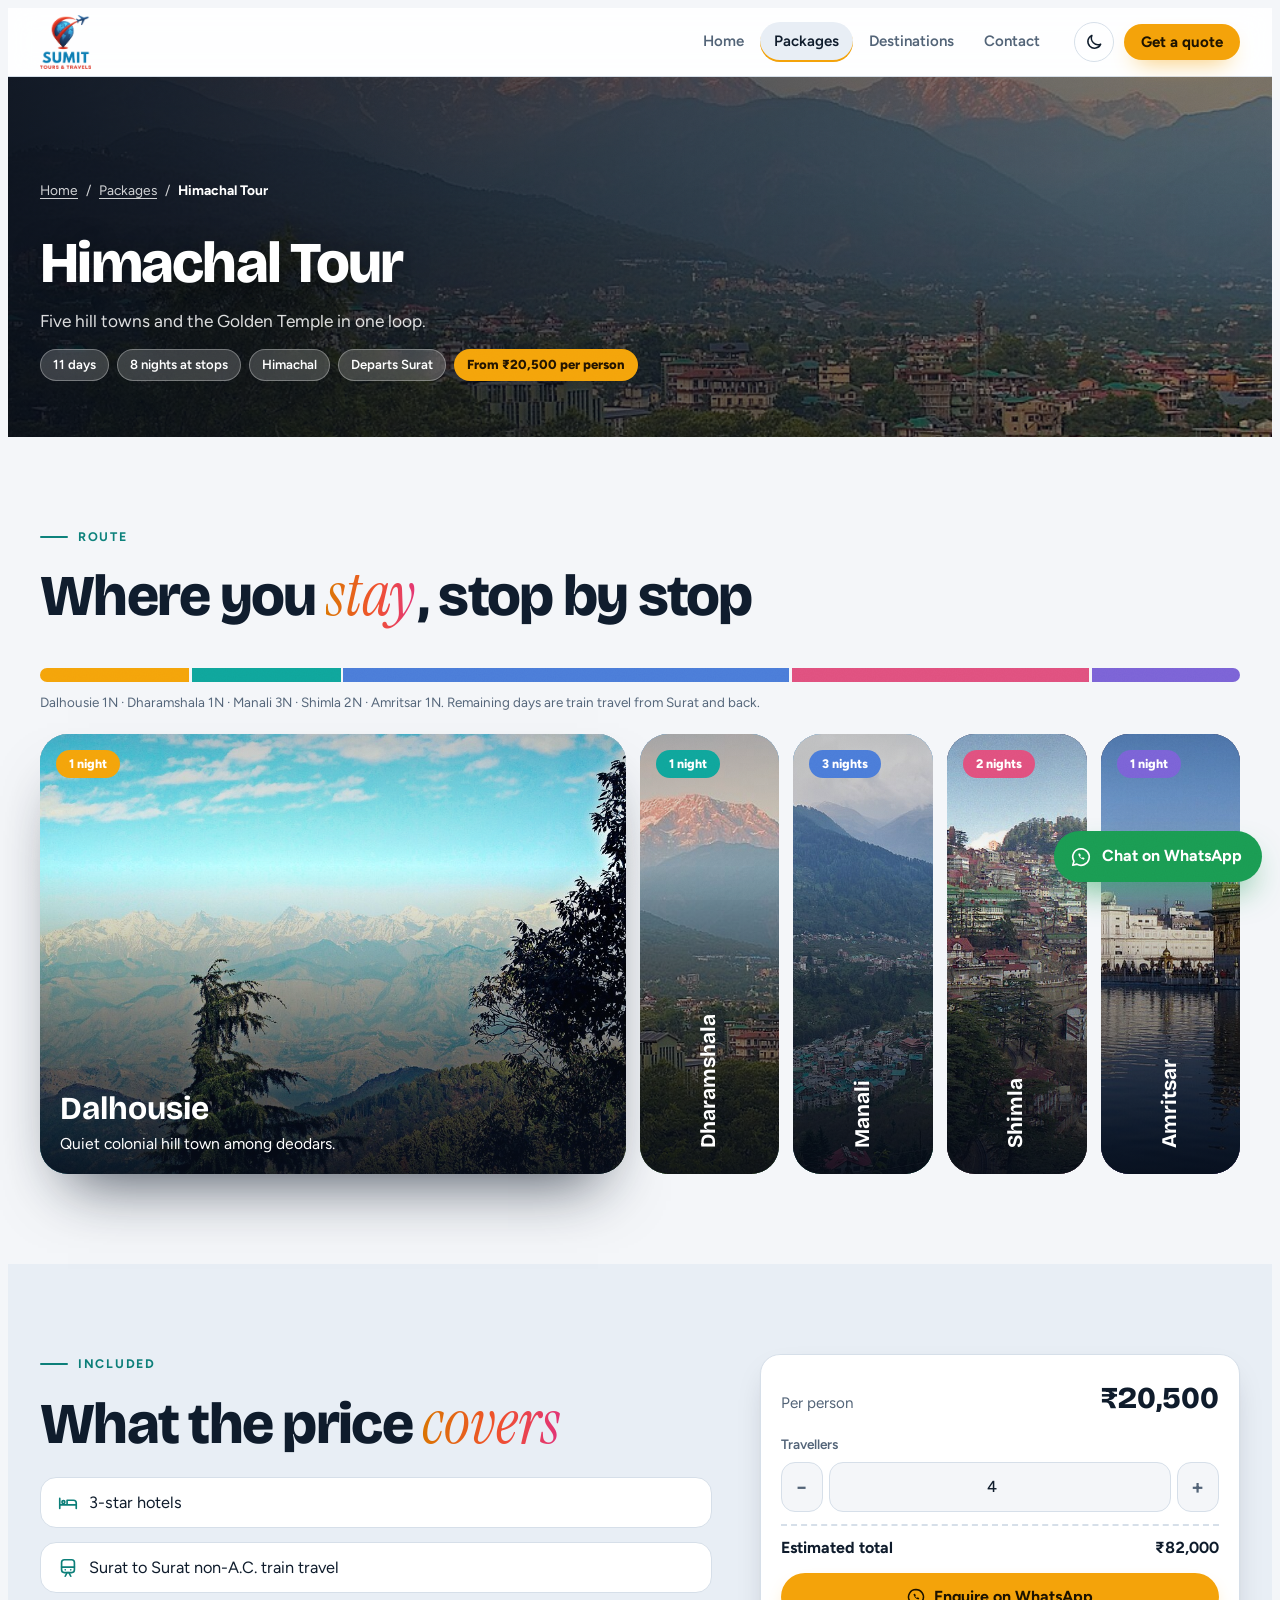
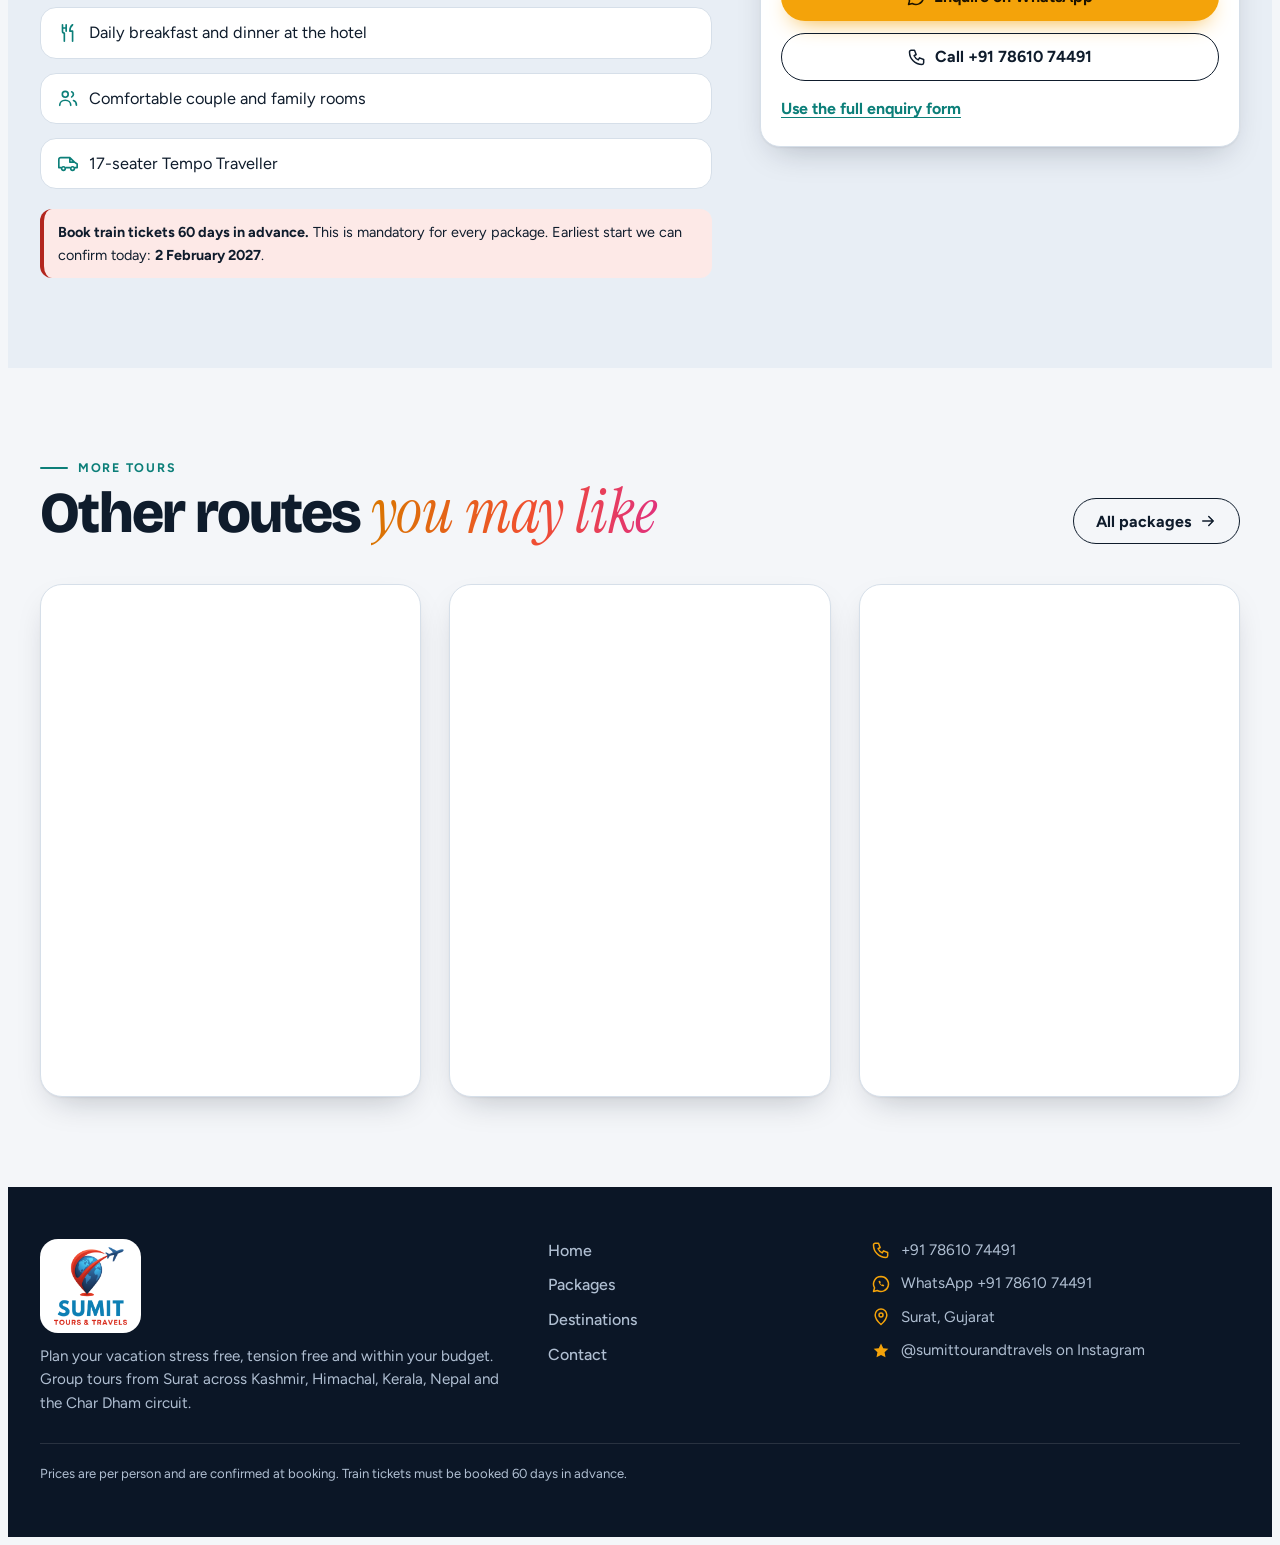
<file: tour-himachal.html>
<!doctype html><html lang="en"><head><meta charset="utf-8"><meta name="viewport" content="width=device-width,initial-scale=1"><meta name="description" content="Himachal Tour: 11 days from Surat, from Rs 20500 per person."><title>Himachal Tour | Sumit Tour &amp; Travels</title><link rel="preconnect" href="https://fonts.googleapis.com"><link rel="preconnect" href="https://fonts.gstatic.com" crossorigin><link rel="stylesheet" href="https://fonts.googleapis.com/css2?family=Bricolage+Grotesque:opsz,wght@12..96,500;12..96,700;12..96,800&family=Figtree:wght@400;500;600;700&family=Instrument+Serif:ital@1&display=swap"><link rel="stylesheet" href="style.css"></head><body data-page="tour" data-pkg="himachal">
<svg width="0" height="0" style="position:absolute" aria-hidden="true">
  <defs>
    <symbol id="i-bed" viewBox="0 0 24 24"><path d="M3 18V7M3 14h18v4M21 14v-2a3 3 0 0 0-3-3h-7v5" fill="none" stroke="currentColor" stroke-width="1.8" stroke-linecap="round" stroke-linejoin="round"/><circle cx="7" cy="11" r="1.6" fill="none" stroke="currentColor" stroke-width="1.8"/></symbol>
    <symbol id="i-train" viewBox="0 0 24 24"><rect x="5" y="3" width="14" height="14" rx="3" fill="none" stroke="currentColor" stroke-width="1.8"/><path d="M5 11h14M9 21l2-4M15 21l-2-4" fill="none" stroke="currentColor" stroke-width="1.8" stroke-linecap="round"/><circle cx="9" cy="14" r=".9" fill="currentColor"/><circle cx="15" cy="14" r=".9" fill="currentColor"/></symbol>
    <symbol id="i-meal" viewBox="0 0 24 24"><path d="M6 3v7a2 2 0 0 0 2 2v9M10 3v7M6 6.5h4M17 3c-2 1.5-3 4-3 7h3v11" fill="none" stroke="currentColor" stroke-width="1.8" stroke-linecap="round" stroke-linejoin="round"/></symbol>
    <symbol id="i-users" viewBox="0 0 24 24"><circle cx="9" cy="8" r="3.2" fill="none" stroke="currentColor" stroke-width="1.8"/><path d="M3 20c0-3.3 2.7-5.5 6-5.5s6 2.2 6 5.5M16 5.2a3 3 0 0 1 0 5.6M18 14.8c2 .7 3.2 2.5 3.2 5" fill="none" stroke="currentColor" stroke-width="1.8" stroke-linecap="round"/></symbol>
    <symbol id="i-van" viewBox="0 0 24 24"><path d="M2 16V7a2 2 0 0 1 2-2h10l5 5 3 2v4h-2M2 16h2M10 16h4M14 5v5h5" fill="none" stroke="currentColor" stroke-width="1.8" stroke-linecap="round" stroke-linejoin="round"/><circle cx="7" cy="17" r="2" fill="none" stroke="currentColor" stroke-width="1.8"/><circle cx="17" cy="17" r="2" fill="none" stroke="currentColor" stroke-width="1.8"/></symbol>
    <symbol id="i-heat" viewBox="0 0 24 24"><path d="M12 3c1 3 4 4.5 4 8.5a4 4 0 0 1-8 0c0-1.6.7-2.7 1.6-3.7C10 9.5 11 9 11 7c0-1.5.4-2.8 1-4z" fill="none" stroke="currentColor" stroke-width="1.8" stroke-linejoin="round"/><path d="M5 21h14" stroke="currentColor" stroke-width="1.8" stroke-linecap="round"/></symbol>
    <symbol id="i-cal" viewBox="0 0 24 24"><rect x="3.5" y="5" width="17" height="15" rx="2.5" fill="none" stroke="currentColor" stroke-width="1.8"/><path d="M3.5 10h17M8 3v4M16 3v4" fill="none" stroke="currentColor" stroke-width="1.8" stroke-linecap="round"/></symbol>
    <symbol id="i-pin" viewBox="0 0 24 24"><path d="M12 21s7-6.2 7-11.5a7 7 0 0 0-14 0C5 14.800 12 21 12 21z" fill="none" stroke="currentColor" stroke-width="1.8" stroke-linejoin="round"/><circle cx="12" cy="9.5" r="2.4" fill="none" stroke="currentColor" stroke-width="1.8"/></symbol>
    <symbol id="i-phone" viewBox="0 0 24 24"><path d="M5 4h4l2 5-2.500 1.500a11 11 0 0 0 5 5L15 13l5 2v4a2 2 0 0 1-2 2A15 15 0 0 1 3 6a2 2 0 0 1 2-2z" fill="none" stroke="currentColor" stroke-width="1.8" stroke-linejoin="round"/></symbol>
    <symbol id="i-mail" viewBox="0 0 24 24"><rect x="3" y="5" width="18" height="14" rx="2.500" fill="none" stroke="currentColor" stroke-width="1.8"/><path d="m4 7 8 6 8-6" fill="none" stroke="currentColor" stroke-width="1.8" stroke-linecap="round" stroke-linejoin="round"/></symbol>
    <symbol id="i-star" viewBox="0 0 24 24"><path d="m12 3 2.700 5.600 6.100.8-4.500 4.200 1.100 6-5.400-2.900-5.400 2.900 1.100-6L3.200 9.400l6.100-.8z" fill="currentColor"/></symbol>
    <symbol id="i-arrow" viewBox="0 0 24 24"><path d="M5 12h14m-6-6 6 6-6 6" fill="none" stroke="currentColor" stroke-width="2" stroke-linecap="round" stroke-linejoin="round"/></symbol>
    <symbol id="i-left" viewBox="0 0 24 24"><path d="m15 5-7 7 7 7" fill="none" stroke="currentColor" stroke-width="2" stroke-linecap="round" stroke-linejoin="round"/></symbol>
    <symbol id="i-right" viewBox="0 0 24 24"><path d="m9 5 7 7-7 7" fill="none" stroke="currentColor" stroke-width="2" stroke-linecap="round" stroke-linejoin="round"/></symbol>
    <symbol id="i-x" viewBox="0 0 24 24"><path d="M6 6l12 12M18 6 6 18" fill="none" stroke="currentColor" stroke-width="2" stroke-linecap="round"/></symbol>
    <symbol id="i-wa" viewBox="0 0 24 24"><path d="M12 3a9 9 0 0 0-7.700 13.600L3 21l4.500-1.200A9 9 0 1 0 12 3z" fill="none" stroke="currentColor" stroke-width="1.8" stroke-linejoin="round"/><path d="M9 8.500c.3 3 2.500 5.700 6 6.500l1-1.600-2-1-.9.800c-.9-.4-1.700-1.200-2.100-2.100l.8-.9-1-2z" fill="currentColor"/></symbol>
    <symbol id="i-menu" viewBox="0 0 24 24"><path d="M4 7h16M4 12h16M4 17h16" fill="none" stroke="currentColor" stroke-width="2" stroke-linecap="round"/></symbol>
    <symbol id="i-moon" viewBox="0 0 24 24"><path d="M20 14.500A8 8 0 0 1 9.500 4 8 8 0 1 0 20 14.500z" fill="none" stroke="currentColor" stroke-width="1.8" stroke-linejoin="round"/></symbol>
    <symbol id="i-sun" viewBox="0 0 24 24"><circle cx="12" cy="12" r="4" fill="none" stroke="currentColor" stroke-width="1.8"/><path d="M12 2v3M12 19v3M2 12h3M19 12h3M5 5l2 2M17 17l2 2M19 5l-2 2M7 17l-2 2" stroke="currentColor" stroke-width="1.8" stroke-linecap="round"/></symbol>
    <symbol id="i-warn" viewBox="0 0 24 24"><path d="M12 3 2 20h20z" fill="none" stroke="currentColor" stroke-width="1.8" stroke-linejoin="round"/><path d="M12 10v4.500M12 17.200v.1" stroke="currentColor" stroke-width="2" stroke-linecap="round"/></symbol>
    <symbol id="i-copy" viewBox="0 0 24 24"><rect x="8" y="8" width="12" height="12" rx="2.500" fill="none" stroke="currentColor" stroke-width="1.8"/><path d="M16 8V6a2 2 0 0 0-2-2H6a2 2 0 0 0-2 2v8a2 2 0 0 0 2 2h2" fill="none" stroke="currentColor" stroke-width="1.8"/></symbol>
  </defs>
</svg>
<a class="skip" href="#main">Skip to content</a>
<div class="progress" id="progress" aria-hidden="true"></div>
<header class="top" id="top">
  <div class="wrap top-in">
    <a class="logo" href="index.html" aria-label="Sumit Tour &amp; Travels home"><img src="images/logo.png" alt="Sumit Tours &amp; Travels" width="52" height="56"></a>
    <nav class="nav" id="nav" aria-label="Main"><a href="index.html">Home</a><a href="packages.html" aria-current="page">Packages</a><a href="destinations.html">Destinations</a><a href="contact.html">Contact</a></nav>
    <div class="top-actions">
      <button class="icon-btn" id="themeBtn" type="button" aria-label="Switch colour theme"><svg width="20" height="20"><use href="#i-moon"/></svg></button>
      <a class="btn btn-accent btn-sm" href="contact.html">Get a quote</a>
      <button class="icon-btn menu-btn" id="menuBtn" type="button" aria-label="Open menu" aria-expanded="false" aria-controls="nav"><svg width="22" height="22"><use href="#i-menu"/></svg></button>
    </div>
  </div>
</header>
<main id="main">
<div id="tour"></div></main>
<footer class="foot">
  <div class="wrap foot-in">
    <div>
      <a class="logo foot-logo" href="index.html" aria-label="Sumit Tour &amp; Travels home"><img src="images/logo.png" alt="Sumit Tours &amp; Travels" width="78" height="84"></a>
      <p class="foot-note">Plan your vacation stress free, tension free and within your budget. Group tours from Surat across Kashmir, Himachal, Kerala, Nepal and the Char Dham circuit.</p>
    </div>
    <nav class="foot-nav" aria-label="Footer"><a href="index.html">Home</a><a href="packages.html">Packages</a><a href="destinations.html">Destinations</a><a href="contact.html">Contact</a></nav>
    <ul class="foot-contact" id="footContact"></ul>
    <p class="fine">Prices are per person and are confirmed at booking. Train tickets must be booked 60 days in advance.</p>
  </div>
</footer>
<script src="data.js"></script><script src="photos.js"></script><script src="art.js"></script><script src="app.js"></script></body></html>
</file>
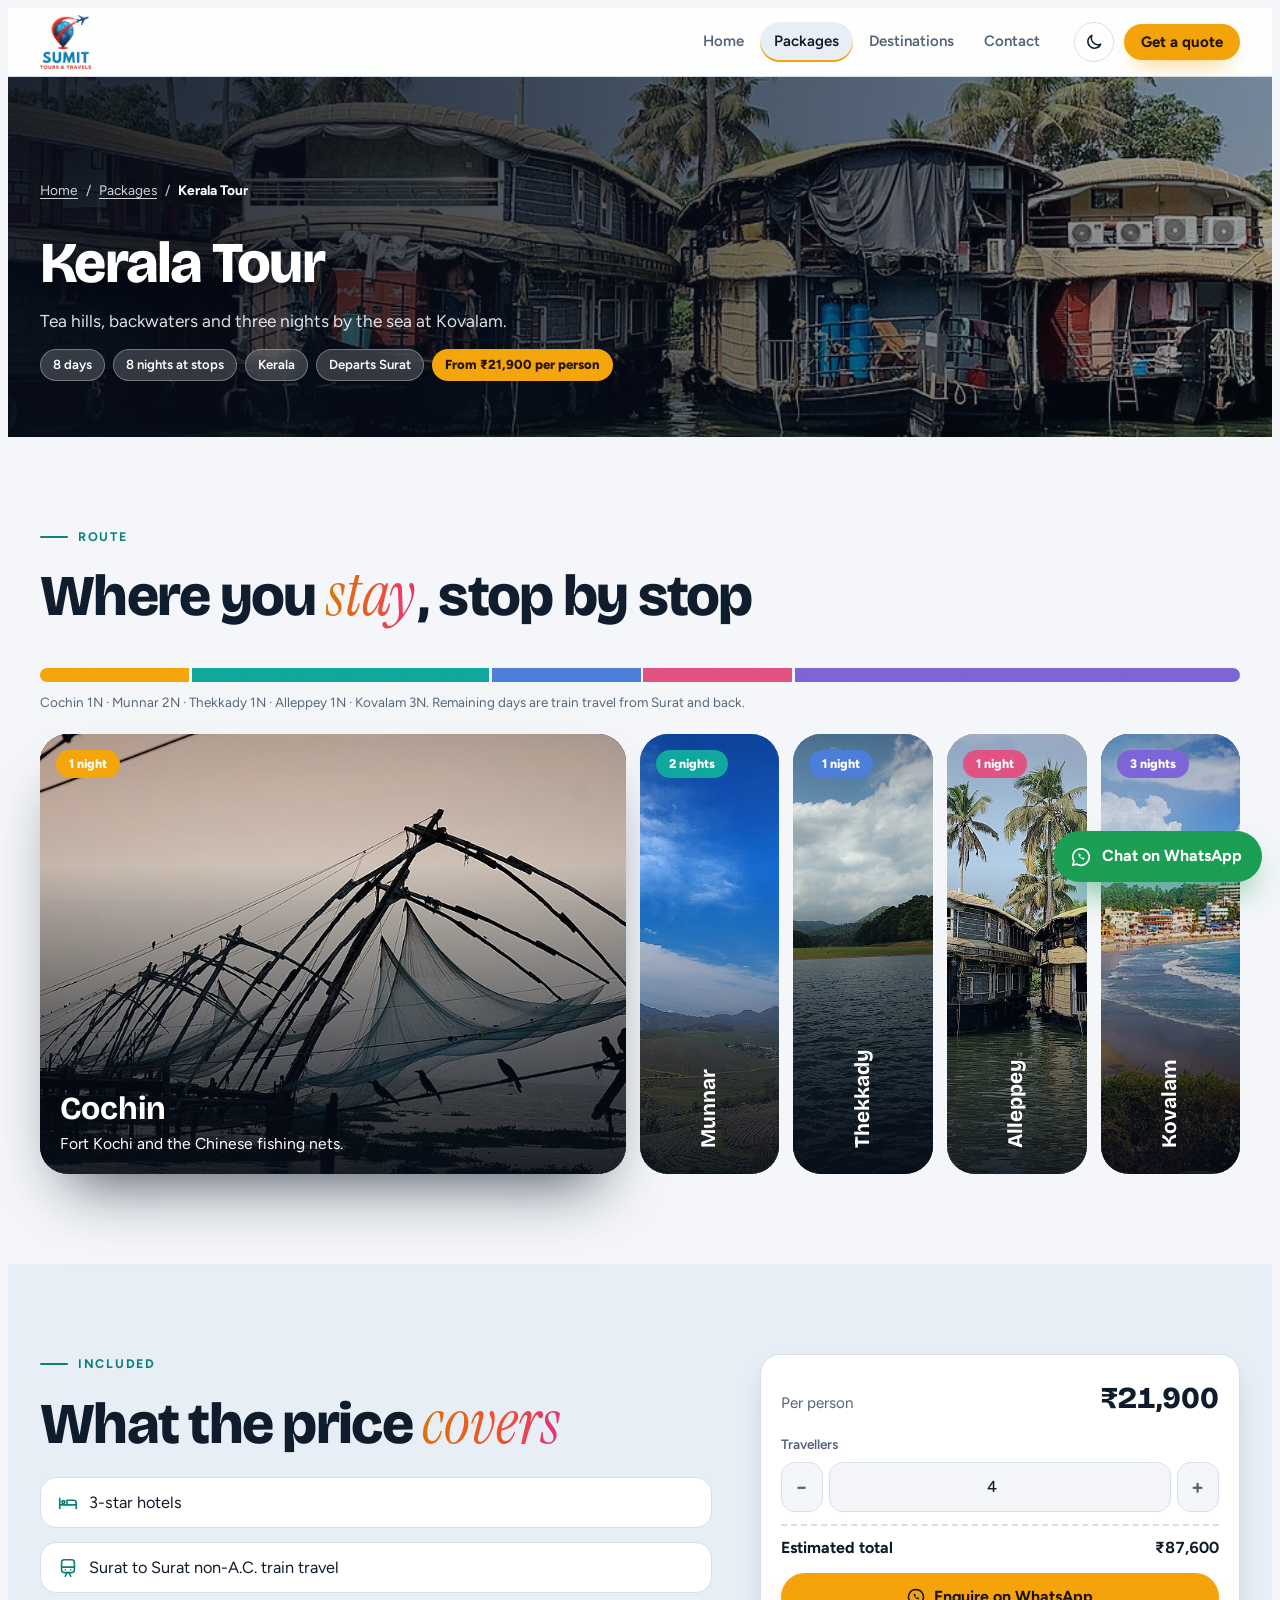
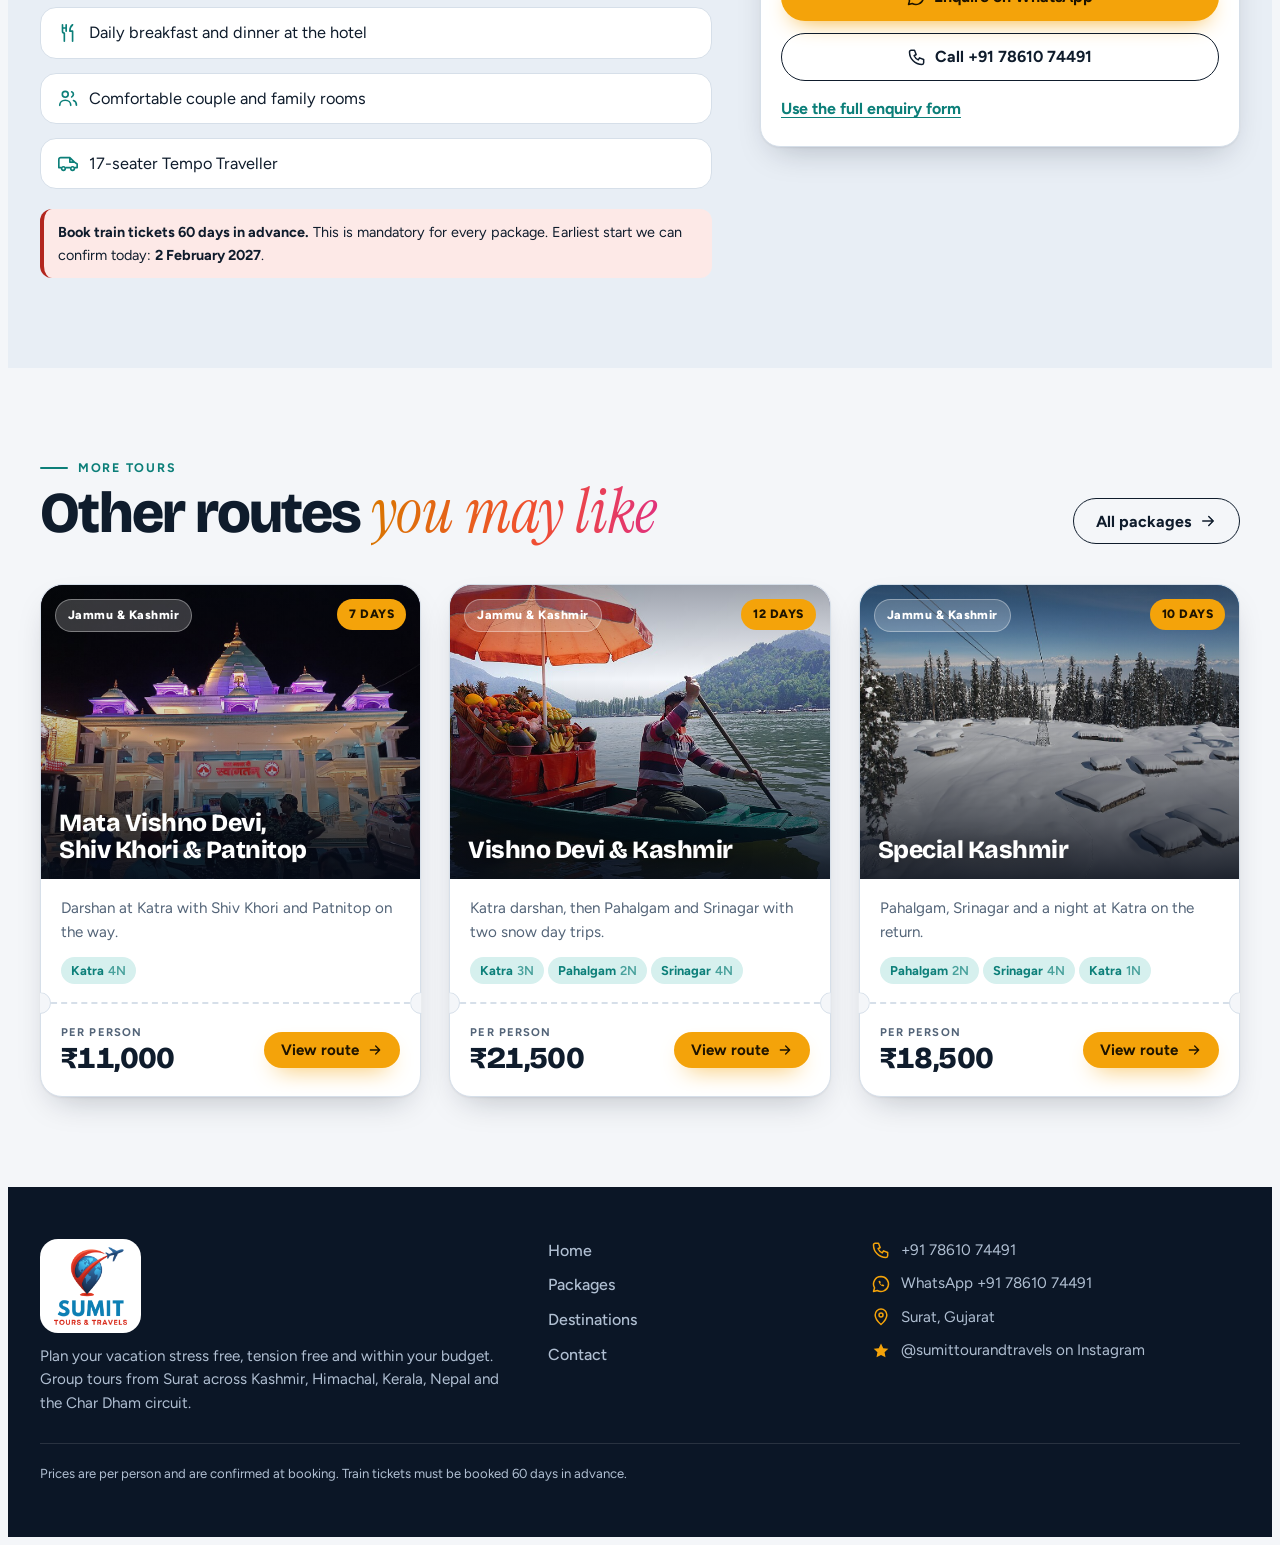
<file: tour-kerala.html>
<!doctype html><html lang="en"><head><meta charset="utf-8"><meta name="viewport" content="width=device-width,initial-scale=1"><meta name="description" content="Kerala Tour: 8 days from Surat, from Rs 21900 per person."><title>Kerala Tour | Sumit Tour &amp; Travels</title><link rel="preconnect" href="https://fonts.googleapis.com"><link rel="preconnect" href="https://fonts.gstatic.com" crossorigin><link rel="stylesheet" href="https://fonts.googleapis.com/css2?family=Bricolage+Grotesque:opsz,wght@12..96,500;12..96,700;12..96,800&family=Figtree:wght@400;500;600;700&family=Instrument+Serif:ital@1&display=swap"><link rel="stylesheet" href="style.css"></head><body data-page="tour" data-pkg="kerala">
<svg width="0" height="0" style="position:absolute" aria-hidden="true">
  <defs>
    <symbol id="i-bed" viewBox="0 0 24 24"><path d="M3 18V7M3 14h18v4M21 14v-2a3 3 0 0 0-3-3h-7v5" fill="none" stroke="currentColor" stroke-width="1.8" stroke-linecap="round" stroke-linejoin="round"/><circle cx="7" cy="11" r="1.6" fill="none" stroke="currentColor" stroke-width="1.8"/></symbol>
    <symbol id="i-train" viewBox="0 0 24 24"><rect x="5" y="3" width="14" height="14" rx="3" fill="none" stroke="currentColor" stroke-width="1.8"/><path d="M5 11h14M9 21l2-4M15 21l-2-4" fill="none" stroke="currentColor" stroke-width="1.8" stroke-linecap="round"/><circle cx="9" cy="14" r=".9" fill="currentColor"/><circle cx="15" cy="14" r=".9" fill="currentColor"/></symbol>
    <symbol id="i-meal" viewBox="0 0 24 24"><path d="M6 3v7a2 2 0 0 0 2 2v9M10 3v7M6 6.5h4M17 3c-2 1.5-3 4-3 7h3v11" fill="none" stroke="currentColor" stroke-width="1.8" stroke-linecap="round" stroke-linejoin="round"/></symbol>
    <symbol id="i-users" viewBox="0 0 24 24"><circle cx="9" cy="8" r="3.2" fill="none" stroke="currentColor" stroke-width="1.8"/><path d="M3 20c0-3.3 2.7-5.5 6-5.5s6 2.2 6 5.5M16 5.2a3 3 0 0 1 0 5.6M18 14.8c2 .7 3.2 2.5 3.2 5" fill="none" stroke="currentColor" stroke-width="1.8" stroke-linecap="round"/></symbol>
    <symbol id="i-van" viewBox="0 0 24 24"><path d="M2 16V7a2 2 0 0 1 2-2h10l5 5 3 2v4h-2M2 16h2M10 16h4M14 5v5h5" fill="none" stroke="currentColor" stroke-width="1.8" stroke-linecap="round" stroke-linejoin="round"/><circle cx="7" cy="17" r="2" fill="none" stroke="currentColor" stroke-width="1.8"/><circle cx="17" cy="17" r="2" fill="none" stroke="currentColor" stroke-width="1.8"/></symbol>
    <symbol id="i-heat" viewBox="0 0 24 24"><path d="M12 3c1 3 4 4.5 4 8.5a4 4 0 0 1-8 0c0-1.6.7-2.7 1.6-3.7C10 9.5 11 9 11 7c0-1.5.4-2.8 1-4z" fill="none" stroke="currentColor" stroke-width="1.8" stroke-linejoin="round"/><path d="M5 21h14" stroke="currentColor" stroke-width="1.8" stroke-linecap="round"/></symbol>
    <symbol id="i-cal" viewBox="0 0 24 24"><rect x="3.5" y="5" width="17" height="15" rx="2.5" fill="none" stroke="currentColor" stroke-width="1.8"/><path d="M3.5 10h17M8 3v4M16 3v4" fill="none" stroke="currentColor" stroke-width="1.8" stroke-linecap="round"/></symbol>
    <symbol id="i-pin" viewBox="0 0 24 24"><path d="M12 21s7-6.2 7-11.5a7 7 0 0 0-14 0C5 14.800 12 21 12 21z" fill="none" stroke="currentColor" stroke-width="1.8" stroke-linejoin="round"/><circle cx="12" cy="9.5" r="2.4" fill="none" stroke="currentColor" stroke-width="1.8"/></symbol>
    <symbol id="i-phone" viewBox="0 0 24 24"><path d="M5 4h4l2 5-2.500 1.500a11 11 0 0 0 5 5L15 13l5 2v4a2 2 0 0 1-2 2A15 15 0 0 1 3 6a2 2 0 0 1 2-2z" fill="none" stroke="currentColor" stroke-width="1.8" stroke-linejoin="round"/></symbol>
    <symbol id="i-mail" viewBox="0 0 24 24"><rect x="3" y="5" width="18" height="14" rx="2.500" fill="none" stroke="currentColor" stroke-width="1.8"/><path d="m4 7 8 6 8-6" fill="none" stroke="currentColor" stroke-width="1.8" stroke-linecap="round" stroke-linejoin="round"/></symbol>
    <symbol id="i-star" viewBox="0 0 24 24"><path d="m12 3 2.700 5.600 6.100.8-4.500 4.200 1.100 6-5.400-2.900-5.400 2.900 1.100-6L3.200 9.400l6.100-.8z" fill="currentColor"/></symbol>
    <symbol id="i-arrow" viewBox="0 0 24 24"><path d="M5 12h14m-6-6 6 6-6 6" fill="none" stroke="currentColor" stroke-width="2" stroke-linecap="round" stroke-linejoin="round"/></symbol>
    <symbol id="i-left" viewBox="0 0 24 24"><path d="m15 5-7 7 7 7" fill="none" stroke="currentColor" stroke-width="2" stroke-linecap="round" stroke-linejoin="round"/></symbol>
    <symbol id="i-right" viewBox="0 0 24 24"><path d="m9 5 7 7-7 7" fill="none" stroke="currentColor" stroke-width="2" stroke-linecap="round" stroke-linejoin="round"/></symbol>
    <symbol id="i-x" viewBox="0 0 24 24"><path d="M6 6l12 12M18 6 6 18" fill="none" stroke="currentColor" stroke-width="2" stroke-linecap="round"/></symbol>
    <symbol id="i-wa" viewBox="0 0 24 24"><path d="M12 3a9 9 0 0 0-7.700 13.600L3 21l4.500-1.200A9 9 0 1 0 12 3z" fill="none" stroke="currentColor" stroke-width="1.8" stroke-linejoin="round"/><path d="M9 8.500c.3 3 2.500 5.700 6 6.500l1-1.600-2-1-.9.800c-.9-.4-1.700-1.200-2.100-2.100l.8-.9-1-2z" fill="currentColor"/></symbol>
    <symbol id="i-menu" viewBox="0 0 24 24"><path d="M4 7h16M4 12h16M4 17h16" fill="none" stroke="currentColor" stroke-width="2" stroke-linecap="round"/></symbol>
    <symbol id="i-moon" viewBox="0 0 24 24"><path d="M20 14.500A8 8 0 0 1 9.500 4 8 8 0 1 0 20 14.500z" fill="none" stroke="currentColor" stroke-width="1.8" stroke-linejoin="round"/></symbol>
    <symbol id="i-sun" viewBox="0 0 24 24"><circle cx="12" cy="12" r="4" fill="none" stroke="currentColor" stroke-width="1.8"/><path d="M12 2v3M12 19v3M2 12h3M19 12h3M5 5l2 2M17 17l2 2M19 5l-2 2M7 17l-2 2" stroke="currentColor" stroke-width="1.8" stroke-linecap="round"/></symbol>
    <symbol id="i-warn" viewBox="0 0 24 24"><path d="M12 3 2 20h20z" fill="none" stroke="currentColor" stroke-width="1.8" stroke-linejoin="round"/><path d="M12 10v4.500M12 17.200v.1" stroke="currentColor" stroke-width="2" stroke-linecap="round"/></symbol>
    <symbol id="i-copy" viewBox="0 0 24 24"><rect x="8" y="8" width="12" height="12" rx="2.500" fill="none" stroke="currentColor" stroke-width="1.8"/><path d="M16 8V6a2 2 0 0 0-2-2H6a2 2 0 0 0-2 2v8a2 2 0 0 0 2 2h2" fill="none" stroke="currentColor" stroke-width="1.8"/></symbol>
  </defs>
</svg>
<a class="skip" href="#main">Skip to content</a>
<div class="progress" id="progress" aria-hidden="true"></div>
<header class="top" id="top">
  <div class="wrap top-in">
    <a class="logo" href="index.html" aria-label="Sumit Tour &amp; Travels home"><img src="images/logo.png" alt="Sumit Tours &amp; Travels" width="52" height="56"></a>
    <nav class="nav" id="nav" aria-label="Main"><a href="index.html">Home</a><a href="packages.html" aria-current="page">Packages</a><a href="destinations.html">Destinations</a><a href="contact.html">Contact</a></nav>
    <div class="top-actions">
      <button class="icon-btn" id="themeBtn" type="button" aria-label="Switch colour theme"><svg width="20" height="20"><use href="#i-moon"/></svg></button>
      <a class="btn btn-accent btn-sm" href="contact.html">Get a quote</a>
      <button class="icon-btn menu-btn" id="menuBtn" type="button" aria-label="Open menu" aria-expanded="false" aria-controls="nav"><svg width="22" height="22"><use href="#i-menu"/></svg></button>
    </div>
  </div>
</header>
<main id="main">
<div id="tour"></div></main>
<footer class="foot">
  <div class="wrap foot-in">
    <div>
      <a class="logo foot-logo" href="index.html" aria-label="Sumit Tour &amp; Travels home"><img src="images/logo.png" alt="Sumit Tours &amp; Travels" width="78" height="84"></a>
      <p class="foot-note">Plan your vacation stress free, tension free and within your budget. Group tours from Surat across Kashmir, Himachal, Kerala, Nepal and the Char Dham circuit.</p>
    </div>
    <nav class="foot-nav" aria-label="Footer"><a href="index.html">Home</a><a href="packages.html">Packages</a><a href="destinations.html">Destinations</a><a href="contact.html">Contact</a></nav>
    <ul class="foot-contact" id="footContact"></ul>
    <p class="fine">Prices are per person and are confirmed at booking. Train tickets must be booked 60 days in advance.</p>
  </div>
</footer>
<script src="data.js"></script><script src="photos.js"></script><script src="art.js"></script><script src="app.js"></script></body></html>
</file>
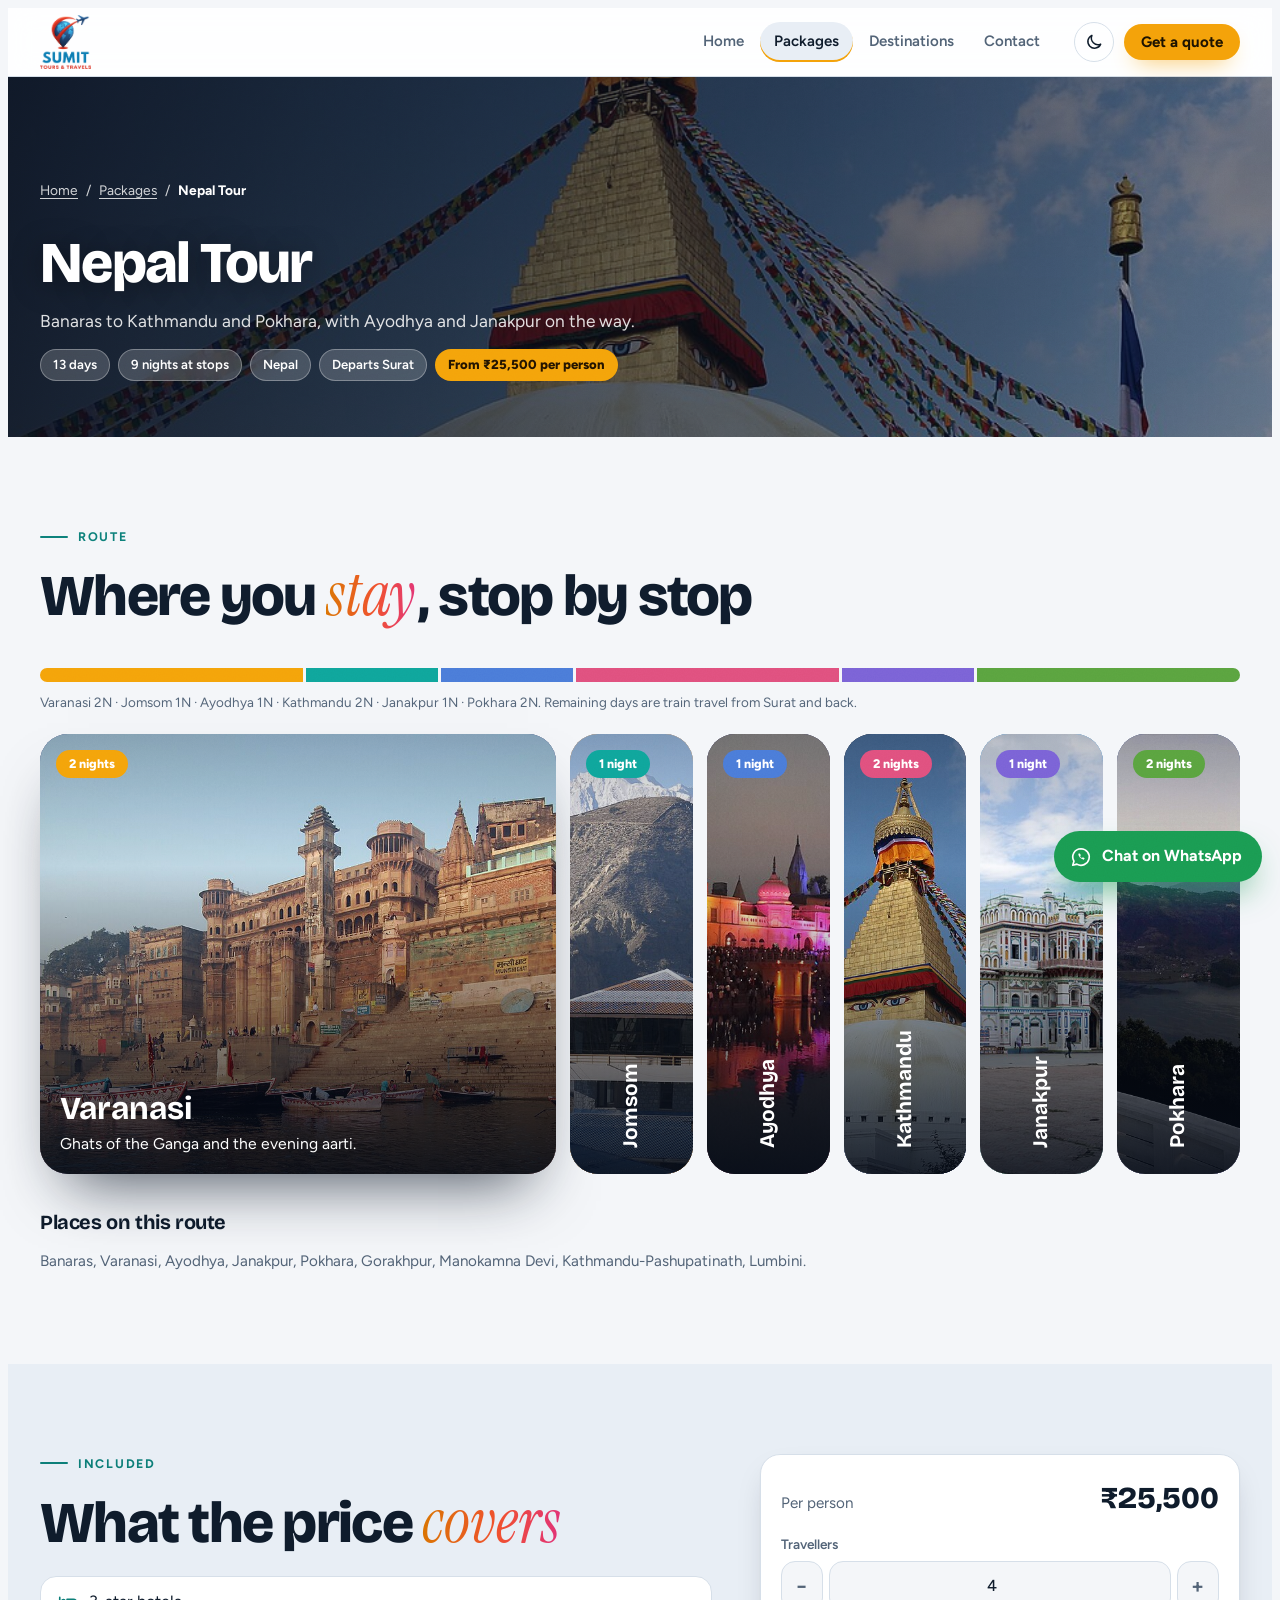
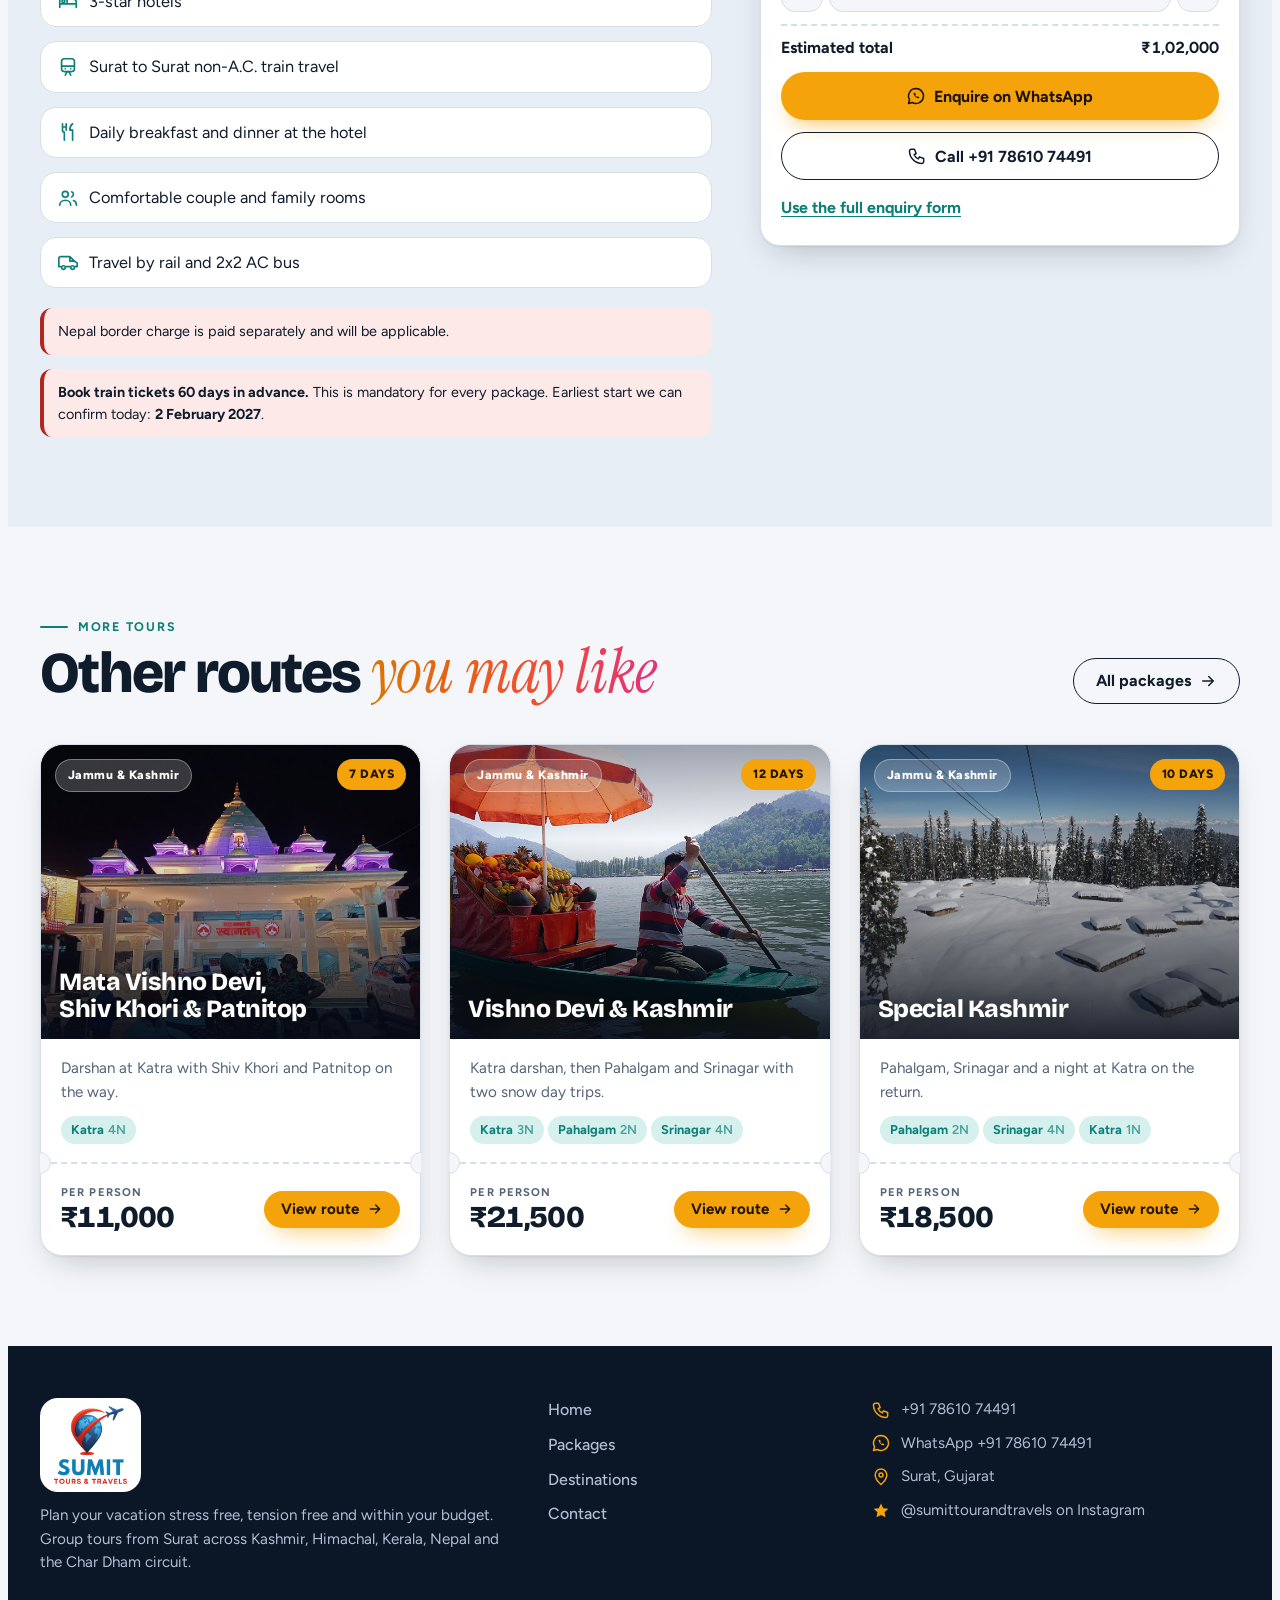
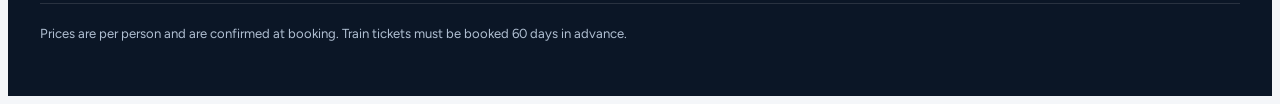
<file: tour-nepal.html>
<!doctype html><html lang="en"><head><meta charset="utf-8"><meta name="viewport" content="width=device-width,initial-scale=1"><meta name="description" content="Nepal Tour: 13 days from Surat, from Rs 25500 per person."><title>Nepal Tour | Sumit Tour &amp; Travels</title><link rel="preconnect" href="https://fonts.googleapis.com"><link rel="preconnect" href="https://fonts.gstatic.com" crossorigin><link rel="stylesheet" href="https://fonts.googleapis.com/css2?family=Bricolage+Grotesque:opsz,wght@12..96,500;12..96,700;12..96,800&family=Figtree:wght@400;500;600;700&family=Instrument+Serif:ital@1&display=swap"><link rel="stylesheet" href="style.css"></head><body data-page="tour" data-pkg="nepal">
<svg width="0" height="0" style="position:absolute" aria-hidden="true">
  <defs>
    <symbol id="i-bed" viewBox="0 0 24 24"><path d="M3 18V7M3 14h18v4M21 14v-2a3 3 0 0 0-3-3h-7v5" fill="none" stroke="currentColor" stroke-width="1.8" stroke-linecap="round" stroke-linejoin="round"/><circle cx="7" cy="11" r="1.6" fill="none" stroke="currentColor" stroke-width="1.8"/></symbol>
    <symbol id="i-train" viewBox="0 0 24 24"><rect x="5" y="3" width="14" height="14" rx="3" fill="none" stroke="currentColor" stroke-width="1.8"/><path d="M5 11h14M9 21l2-4M15 21l-2-4" fill="none" stroke="currentColor" stroke-width="1.8" stroke-linecap="round"/><circle cx="9" cy="14" r=".9" fill="currentColor"/><circle cx="15" cy="14" r=".9" fill="currentColor"/></symbol>
    <symbol id="i-meal" viewBox="0 0 24 24"><path d="M6 3v7a2 2 0 0 0 2 2v9M10 3v7M6 6.5h4M17 3c-2 1.5-3 4-3 7h3v11" fill="none" stroke="currentColor" stroke-width="1.8" stroke-linecap="round" stroke-linejoin="round"/></symbol>
    <symbol id="i-users" viewBox="0 0 24 24"><circle cx="9" cy="8" r="3.2" fill="none" stroke="currentColor" stroke-width="1.8"/><path d="M3 20c0-3.3 2.7-5.5 6-5.5s6 2.2 6 5.5M16 5.2a3 3 0 0 1 0 5.6M18 14.8c2 .7 3.2 2.5 3.2 5" fill="none" stroke="currentColor" stroke-width="1.8" stroke-linecap="round"/></symbol>
    <symbol id="i-van" viewBox="0 0 24 24"><path d="M2 16V7a2 2 0 0 1 2-2h10l5 5 3 2v4h-2M2 16h2M10 16h4M14 5v5h5" fill="none" stroke="currentColor" stroke-width="1.8" stroke-linecap="round" stroke-linejoin="round"/><circle cx="7" cy="17" r="2" fill="none" stroke="currentColor" stroke-width="1.8"/><circle cx="17" cy="17" r="2" fill="none" stroke="currentColor" stroke-width="1.8"/></symbol>
    <symbol id="i-heat" viewBox="0 0 24 24"><path d="M12 3c1 3 4 4.5 4 8.5a4 4 0 0 1-8 0c0-1.6.7-2.7 1.6-3.7C10 9.5 11 9 11 7c0-1.5.4-2.8 1-4z" fill="none" stroke="currentColor" stroke-width="1.8" stroke-linejoin="round"/><path d="M5 21h14" stroke="currentColor" stroke-width="1.8" stroke-linecap="round"/></symbol>
    <symbol id="i-cal" viewBox="0 0 24 24"><rect x="3.5" y="5" width="17" height="15" rx="2.5" fill="none" stroke="currentColor" stroke-width="1.8"/><path d="M3.5 10h17M8 3v4M16 3v4" fill="none" stroke="currentColor" stroke-width="1.8" stroke-linecap="round"/></symbol>
    <symbol id="i-pin" viewBox="0 0 24 24"><path d="M12 21s7-6.2 7-11.5a7 7 0 0 0-14 0C5 14.800 12 21 12 21z" fill="none" stroke="currentColor" stroke-width="1.8" stroke-linejoin="round"/><circle cx="12" cy="9.5" r="2.4" fill="none" stroke="currentColor" stroke-width="1.8"/></symbol>
    <symbol id="i-phone" viewBox="0 0 24 24"><path d="M5 4h4l2 5-2.500 1.500a11 11 0 0 0 5 5L15 13l5 2v4a2 2 0 0 1-2 2A15 15 0 0 1 3 6a2 2 0 0 1 2-2z" fill="none" stroke="currentColor" stroke-width="1.8" stroke-linejoin="round"/></symbol>
    <symbol id="i-mail" viewBox="0 0 24 24"><rect x="3" y="5" width="18" height="14" rx="2.500" fill="none" stroke="currentColor" stroke-width="1.8"/><path d="m4 7 8 6 8-6" fill="none" stroke="currentColor" stroke-width="1.8" stroke-linecap="round" stroke-linejoin="round"/></symbol>
    <symbol id="i-star" viewBox="0 0 24 24"><path d="m12 3 2.700 5.600 6.100.8-4.500 4.200 1.100 6-5.400-2.900-5.400 2.900 1.100-6L3.200 9.400l6.100-.8z" fill="currentColor"/></symbol>
    <symbol id="i-arrow" viewBox="0 0 24 24"><path d="M5 12h14m-6-6 6 6-6 6" fill="none" stroke="currentColor" stroke-width="2" stroke-linecap="round" stroke-linejoin="round"/></symbol>
    <symbol id="i-left" viewBox="0 0 24 24"><path d="m15 5-7 7 7 7" fill="none" stroke="currentColor" stroke-width="2" stroke-linecap="round" stroke-linejoin="round"/></symbol>
    <symbol id="i-right" viewBox="0 0 24 24"><path d="m9 5 7 7-7 7" fill="none" stroke="currentColor" stroke-width="2" stroke-linecap="round" stroke-linejoin="round"/></symbol>
    <symbol id="i-x" viewBox="0 0 24 24"><path d="M6 6l12 12M18 6 6 18" fill="none" stroke="currentColor" stroke-width="2" stroke-linecap="round"/></symbol>
    <symbol id="i-wa" viewBox="0 0 24 24"><path d="M12 3a9 9 0 0 0-7.700 13.600L3 21l4.500-1.200A9 9 0 1 0 12 3z" fill="none" stroke="currentColor" stroke-width="1.8" stroke-linejoin="round"/><path d="M9 8.500c.3 3 2.500 5.700 6 6.500l1-1.600-2-1-.9.800c-.9-.4-1.700-1.200-2.100-2.100l.8-.9-1-2z" fill="currentColor"/></symbol>
    <symbol id="i-menu" viewBox="0 0 24 24"><path d="M4 7h16M4 12h16M4 17h16" fill="none" stroke="currentColor" stroke-width="2" stroke-linecap="round"/></symbol>
    <symbol id="i-moon" viewBox="0 0 24 24"><path d="M20 14.500A8 8 0 0 1 9.500 4 8 8 0 1 0 20 14.500z" fill="none" stroke="currentColor" stroke-width="1.8" stroke-linejoin="round"/></symbol>
    <symbol id="i-sun" viewBox="0 0 24 24"><circle cx="12" cy="12" r="4" fill="none" stroke="currentColor" stroke-width="1.8"/><path d="M12 2v3M12 19v3M2 12h3M19 12h3M5 5l2 2M17 17l2 2M19 5l-2 2M7 17l-2 2" stroke="currentColor" stroke-width="1.8" stroke-linecap="round"/></symbol>
    <symbol id="i-warn" viewBox="0 0 24 24"><path d="M12 3 2 20h20z" fill="none" stroke="currentColor" stroke-width="1.8" stroke-linejoin="round"/><path d="M12 10v4.500M12 17.200v.1" stroke="currentColor" stroke-width="2" stroke-linecap="round"/></symbol>
    <symbol id="i-copy" viewBox="0 0 24 24"><rect x="8" y="8" width="12" height="12" rx="2.500" fill="none" stroke="currentColor" stroke-width="1.8"/><path d="M16 8V6a2 2 0 0 0-2-2H6a2 2 0 0 0-2 2v8a2 2 0 0 0 2 2h2" fill="none" stroke="currentColor" stroke-width="1.8"/></symbol>
  </defs>
</svg>
<a class="skip" href="#main">Skip to content</a>
<div class="progress" id="progress" aria-hidden="true"></div>
<header class="top" id="top">
  <div class="wrap top-in">
    <a class="logo" href="index.html" aria-label="Sumit Tour &amp; Travels home"><img src="images/logo.png" alt="Sumit Tours &amp; Travels" width="52" height="56"></a>
    <nav class="nav" id="nav" aria-label="Main"><a href="index.html">Home</a><a href="packages.html" aria-current="page">Packages</a><a href="destinations.html">Destinations</a><a href="contact.html">Contact</a></nav>
    <div class="top-actions">
      <button class="icon-btn" id="themeBtn" type="button" aria-label="Switch colour theme"><svg width="20" height="20"><use href="#i-moon"/></svg></button>
      <a class="btn btn-accent btn-sm" href="contact.html">Get a quote</a>
      <button class="icon-btn menu-btn" id="menuBtn" type="button" aria-label="Open menu" aria-expanded="false" aria-controls="nav"><svg width="22" height="22"><use href="#i-menu"/></svg></button>
    </div>
  </div>
</header>
<main id="main">
<div id="tour"></div></main>
<footer class="foot">
  <div class="wrap foot-in">
    <div>
      <a class="logo foot-logo" href="index.html" aria-label="Sumit Tour &amp; Travels home"><img src="images/logo.png" alt="Sumit Tours &amp; Travels" width="78" height="84"></a>
      <p class="foot-note">Plan your vacation stress free, tension free and within your budget. Group tours from Surat across Kashmir, Himachal, Kerala, Nepal and the Char Dham circuit.</p>
    </div>
    <nav class="foot-nav" aria-label="Footer"><a href="index.html">Home</a><a href="packages.html">Packages</a><a href="destinations.html">Destinations</a><a href="contact.html">Contact</a></nav>
    <ul class="foot-contact" id="footContact"></ul>
    <p class="fine">Prices are per person and are confirmed at booking. Train tickets must be booked 60 days in advance.</p>
  </div>
</footer>
<script src="data.js"></script><script src="photos.js"></script><script src="art.js"></script><script src="app.js"></script></body></html>
</file>
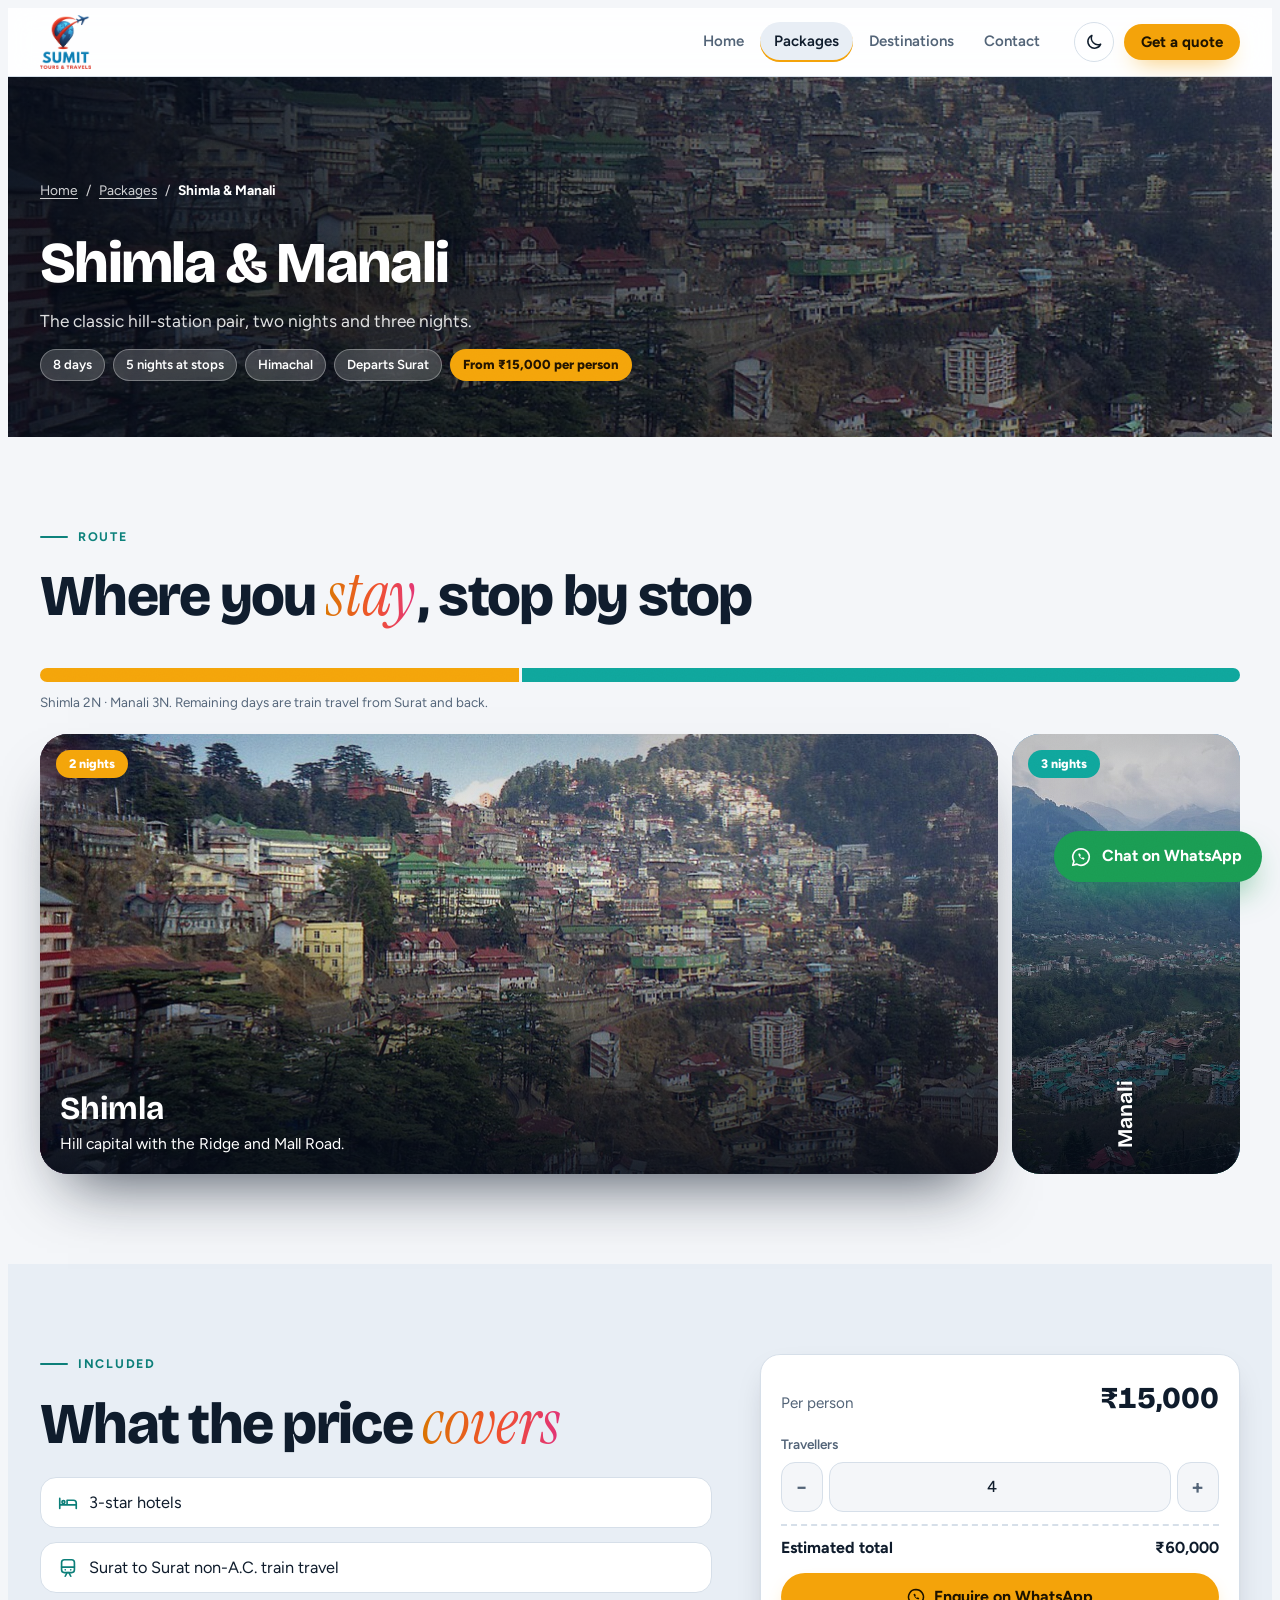
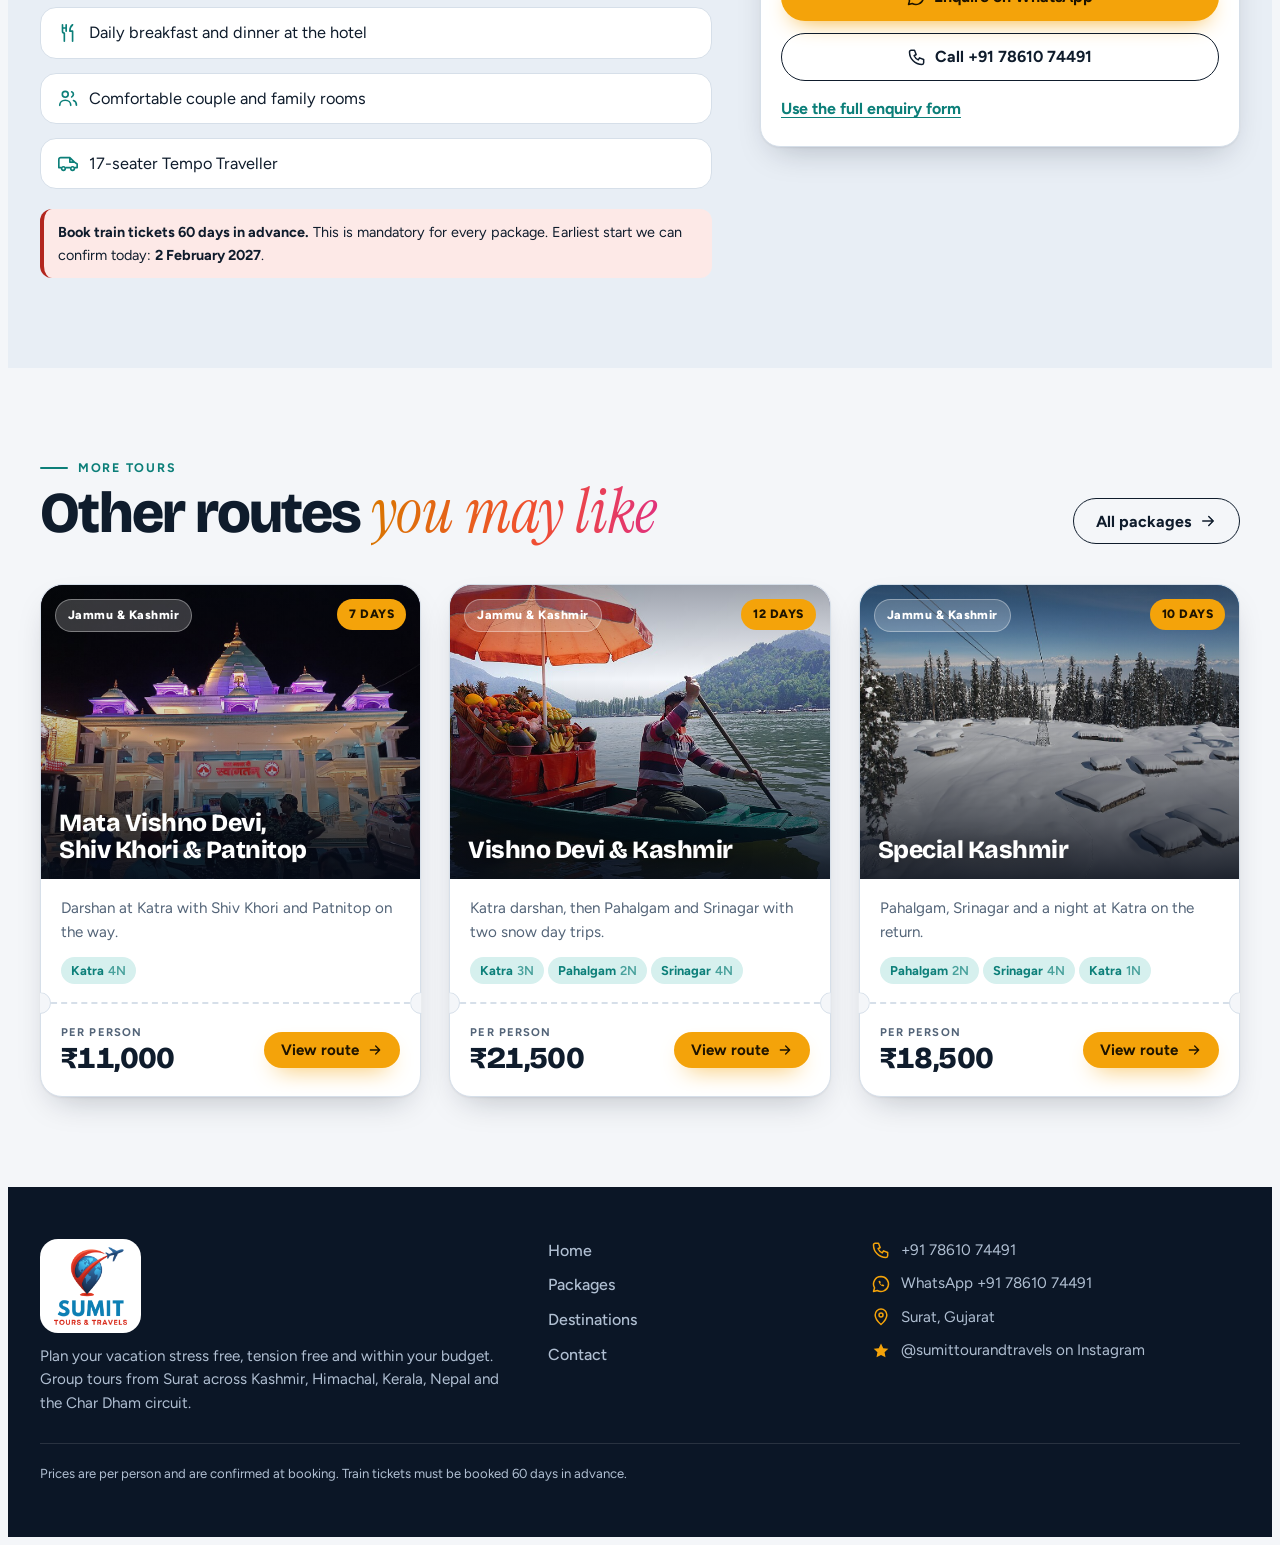
<file: tour-shimla-manali.html>
<!doctype html><html lang="en"><head><meta charset="utf-8"><meta name="viewport" content="width=device-width,initial-scale=1"><meta name="description" content="Shimla & Manali: 8 days from Surat, from Rs 15000 per person."><title>Shimla & Manali | Sumit Tour &amp; Travels</title><link rel="preconnect" href="https://fonts.googleapis.com"><link rel="preconnect" href="https://fonts.gstatic.com" crossorigin><link rel="stylesheet" href="https://fonts.googleapis.com/css2?family=Bricolage+Grotesque:opsz,wght@12..96,500;12..96,700;12..96,800&family=Figtree:wght@400;500;600;700&family=Instrument+Serif:ital@1&display=swap"><link rel="stylesheet" href="style.css"></head><body data-page="tour" data-pkg="shimla-manali">
<svg width="0" height="0" style="position:absolute" aria-hidden="true">
  <defs>
    <symbol id="i-bed" viewBox="0 0 24 24"><path d="M3 18V7M3 14h18v4M21 14v-2a3 3 0 0 0-3-3h-7v5" fill="none" stroke="currentColor" stroke-width="1.8" stroke-linecap="round" stroke-linejoin="round"/><circle cx="7" cy="11" r="1.6" fill="none" stroke="currentColor" stroke-width="1.8"/></symbol>
    <symbol id="i-train" viewBox="0 0 24 24"><rect x="5" y="3" width="14" height="14" rx="3" fill="none" stroke="currentColor" stroke-width="1.8"/><path d="M5 11h14M9 21l2-4M15 21l-2-4" fill="none" stroke="currentColor" stroke-width="1.8" stroke-linecap="round"/><circle cx="9" cy="14" r=".9" fill="currentColor"/><circle cx="15" cy="14" r=".9" fill="currentColor"/></symbol>
    <symbol id="i-meal" viewBox="0 0 24 24"><path d="M6 3v7a2 2 0 0 0 2 2v9M10 3v7M6 6.5h4M17 3c-2 1.5-3 4-3 7h3v11" fill="none" stroke="currentColor" stroke-width="1.8" stroke-linecap="round" stroke-linejoin="round"/></symbol>
    <symbol id="i-users" viewBox="0 0 24 24"><circle cx="9" cy="8" r="3.2" fill="none" stroke="currentColor" stroke-width="1.8"/><path d="M3 20c0-3.3 2.7-5.5 6-5.5s6 2.2 6 5.5M16 5.2a3 3 0 0 1 0 5.6M18 14.8c2 .7 3.2 2.5 3.2 5" fill="none" stroke="currentColor" stroke-width="1.8" stroke-linecap="round"/></symbol>
    <symbol id="i-van" viewBox="0 0 24 24"><path d="M2 16V7a2 2 0 0 1 2-2h10l5 5 3 2v4h-2M2 16h2M10 16h4M14 5v5h5" fill="none" stroke="currentColor" stroke-width="1.8" stroke-linecap="round" stroke-linejoin="round"/><circle cx="7" cy="17" r="2" fill="none" stroke="currentColor" stroke-width="1.8"/><circle cx="17" cy="17" r="2" fill="none" stroke="currentColor" stroke-width="1.8"/></symbol>
    <symbol id="i-heat" viewBox="0 0 24 24"><path d="M12 3c1 3 4 4.5 4 8.5a4 4 0 0 1-8 0c0-1.6.7-2.7 1.6-3.7C10 9.5 11 9 11 7c0-1.5.4-2.8 1-4z" fill="none" stroke="currentColor" stroke-width="1.8" stroke-linejoin="round"/><path d="M5 21h14" stroke="currentColor" stroke-width="1.8" stroke-linecap="round"/></symbol>
    <symbol id="i-cal" viewBox="0 0 24 24"><rect x="3.5" y="5" width="17" height="15" rx="2.5" fill="none" stroke="currentColor" stroke-width="1.8"/><path d="M3.5 10h17M8 3v4M16 3v4" fill="none" stroke="currentColor" stroke-width="1.8" stroke-linecap="round"/></symbol>
    <symbol id="i-pin" viewBox="0 0 24 24"><path d="M12 21s7-6.2 7-11.5a7 7 0 0 0-14 0C5 14.800 12 21 12 21z" fill="none" stroke="currentColor" stroke-width="1.8" stroke-linejoin="round"/><circle cx="12" cy="9.5" r="2.4" fill="none" stroke="currentColor" stroke-width="1.8"/></symbol>
    <symbol id="i-phone" viewBox="0 0 24 24"><path d="M5 4h4l2 5-2.500 1.500a11 11 0 0 0 5 5L15 13l5 2v4a2 2 0 0 1-2 2A15 15 0 0 1 3 6a2 2 0 0 1 2-2z" fill="none" stroke="currentColor" stroke-width="1.8" stroke-linejoin="round"/></symbol>
    <symbol id="i-mail" viewBox="0 0 24 24"><rect x="3" y="5" width="18" height="14" rx="2.500" fill="none" stroke="currentColor" stroke-width="1.8"/><path d="m4 7 8 6 8-6" fill="none" stroke="currentColor" stroke-width="1.8" stroke-linecap="round" stroke-linejoin="round"/></symbol>
    <symbol id="i-star" viewBox="0 0 24 24"><path d="m12 3 2.700 5.600 6.100.8-4.500 4.200 1.100 6-5.400-2.900-5.400 2.900 1.100-6L3.200 9.400l6.100-.8z" fill="currentColor"/></symbol>
    <symbol id="i-arrow" viewBox="0 0 24 24"><path d="M5 12h14m-6-6 6 6-6 6" fill="none" stroke="currentColor" stroke-width="2" stroke-linecap="round" stroke-linejoin="round"/></symbol>
    <symbol id="i-left" viewBox="0 0 24 24"><path d="m15 5-7 7 7 7" fill="none" stroke="currentColor" stroke-width="2" stroke-linecap="round" stroke-linejoin="round"/></symbol>
    <symbol id="i-right" viewBox="0 0 24 24"><path d="m9 5 7 7-7 7" fill="none" stroke="currentColor" stroke-width="2" stroke-linecap="round" stroke-linejoin="round"/></symbol>
    <symbol id="i-x" viewBox="0 0 24 24"><path d="M6 6l12 12M18 6 6 18" fill="none" stroke="currentColor" stroke-width="2" stroke-linecap="round"/></symbol>
    <symbol id="i-wa" viewBox="0 0 24 24"><path d="M12 3a9 9 0 0 0-7.700 13.600L3 21l4.500-1.200A9 9 0 1 0 12 3z" fill="none" stroke="currentColor" stroke-width="1.8" stroke-linejoin="round"/><path d="M9 8.500c.3 3 2.500 5.700 6 6.500l1-1.600-2-1-.9.800c-.9-.4-1.700-1.200-2.100-2.100l.8-.9-1-2z" fill="currentColor"/></symbol>
    <symbol id="i-menu" viewBox="0 0 24 24"><path d="M4 7h16M4 12h16M4 17h16" fill="none" stroke="currentColor" stroke-width="2" stroke-linecap="round"/></symbol>
    <symbol id="i-moon" viewBox="0 0 24 24"><path d="M20 14.500A8 8 0 0 1 9.500 4 8 8 0 1 0 20 14.500z" fill="none" stroke="currentColor" stroke-width="1.8" stroke-linejoin="round"/></symbol>
    <symbol id="i-sun" viewBox="0 0 24 24"><circle cx="12" cy="12" r="4" fill="none" stroke="currentColor" stroke-width="1.8"/><path d="M12 2v3M12 19v3M2 12h3M19 12h3M5 5l2 2M17 17l2 2M19 5l-2 2M7 17l-2 2" stroke="currentColor" stroke-width="1.8" stroke-linecap="round"/></symbol>
    <symbol id="i-warn" viewBox="0 0 24 24"><path d="M12 3 2 20h20z" fill="none" stroke="currentColor" stroke-width="1.8" stroke-linejoin="round"/><path d="M12 10v4.500M12 17.200v.1" stroke="currentColor" stroke-width="2" stroke-linecap="round"/></symbol>
    <symbol id="i-copy" viewBox="0 0 24 24"><rect x="8" y="8" width="12" height="12" rx="2.500" fill="none" stroke="currentColor" stroke-width="1.8"/><path d="M16 8V6a2 2 0 0 0-2-2H6a2 2 0 0 0-2 2v8a2 2 0 0 0 2 2h2" fill="none" stroke="currentColor" stroke-width="1.8"/></symbol>
  </defs>
</svg>
<a class="skip" href="#main">Skip to content</a>
<div class="progress" id="progress" aria-hidden="true"></div>
<header class="top" id="top">
  <div class="wrap top-in">
    <a class="logo" href="index.html" aria-label="Sumit Tour &amp; Travels home"><img src="images/logo.png" alt="Sumit Tours &amp; Travels" width="52" height="56"></a>
    <nav class="nav" id="nav" aria-label="Main"><a href="index.html">Home</a><a href="packages.html" aria-current="page">Packages</a><a href="destinations.html">Destinations</a><a href="contact.html">Contact</a></nav>
    <div class="top-actions">
      <button class="icon-btn" id="themeBtn" type="button" aria-label="Switch colour theme"><svg width="20" height="20"><use href="#i-moon"/></svg></button>
      <a class="btn btn-accent btn-sm" href="contact.html">Get a quote</a>
      <button class="icon-btn menu-btn" id="menuBtn" type="button" aria-label="Open menu" aria-expanded="false" aria-controls="nav"><svg width="22" height="22"><use href="#i-menu"/></svg></button>
    </div>
  </div>
</header>
<main id="main">
<div id="tour"></div></main>
<footer class="foot">
  <div class="wrap foot-in">
    <div>
      <a class="logo foot-logo" href="index.html" aria-label="Sumit Tour &amp; Travels home"><img src="images/logo.png" alt="Sumit Tours &amp; Travels" width="78" height="84"></a>
      <p class="foot-note">Plan your vacation stress free, tension free and within your budget. Group tours from Surat across Kashmir, Himachal, Kerala, Nepal and the Char Dham circuit.</p>
    </div>
    <nav class="foot-nav" aria-label="Footer"><a href="index.html">Home</a><a href="packages.html">Packages</a><a href="destinations.html">Destinations</a><a href="contact.html">Contact</a></nav>
    <ul class="foot-contact" id="footContact"></ul>
    <p class="fine">Prices are per person and are confirmed at booking. Train tickets must be booked 60 days in advance.</p>
  </div>
</footer>
<script src="data.js"></script><script src="photos.js"></script><script src="art.js"></script><script src="app.js"></script></body></html>
</file>
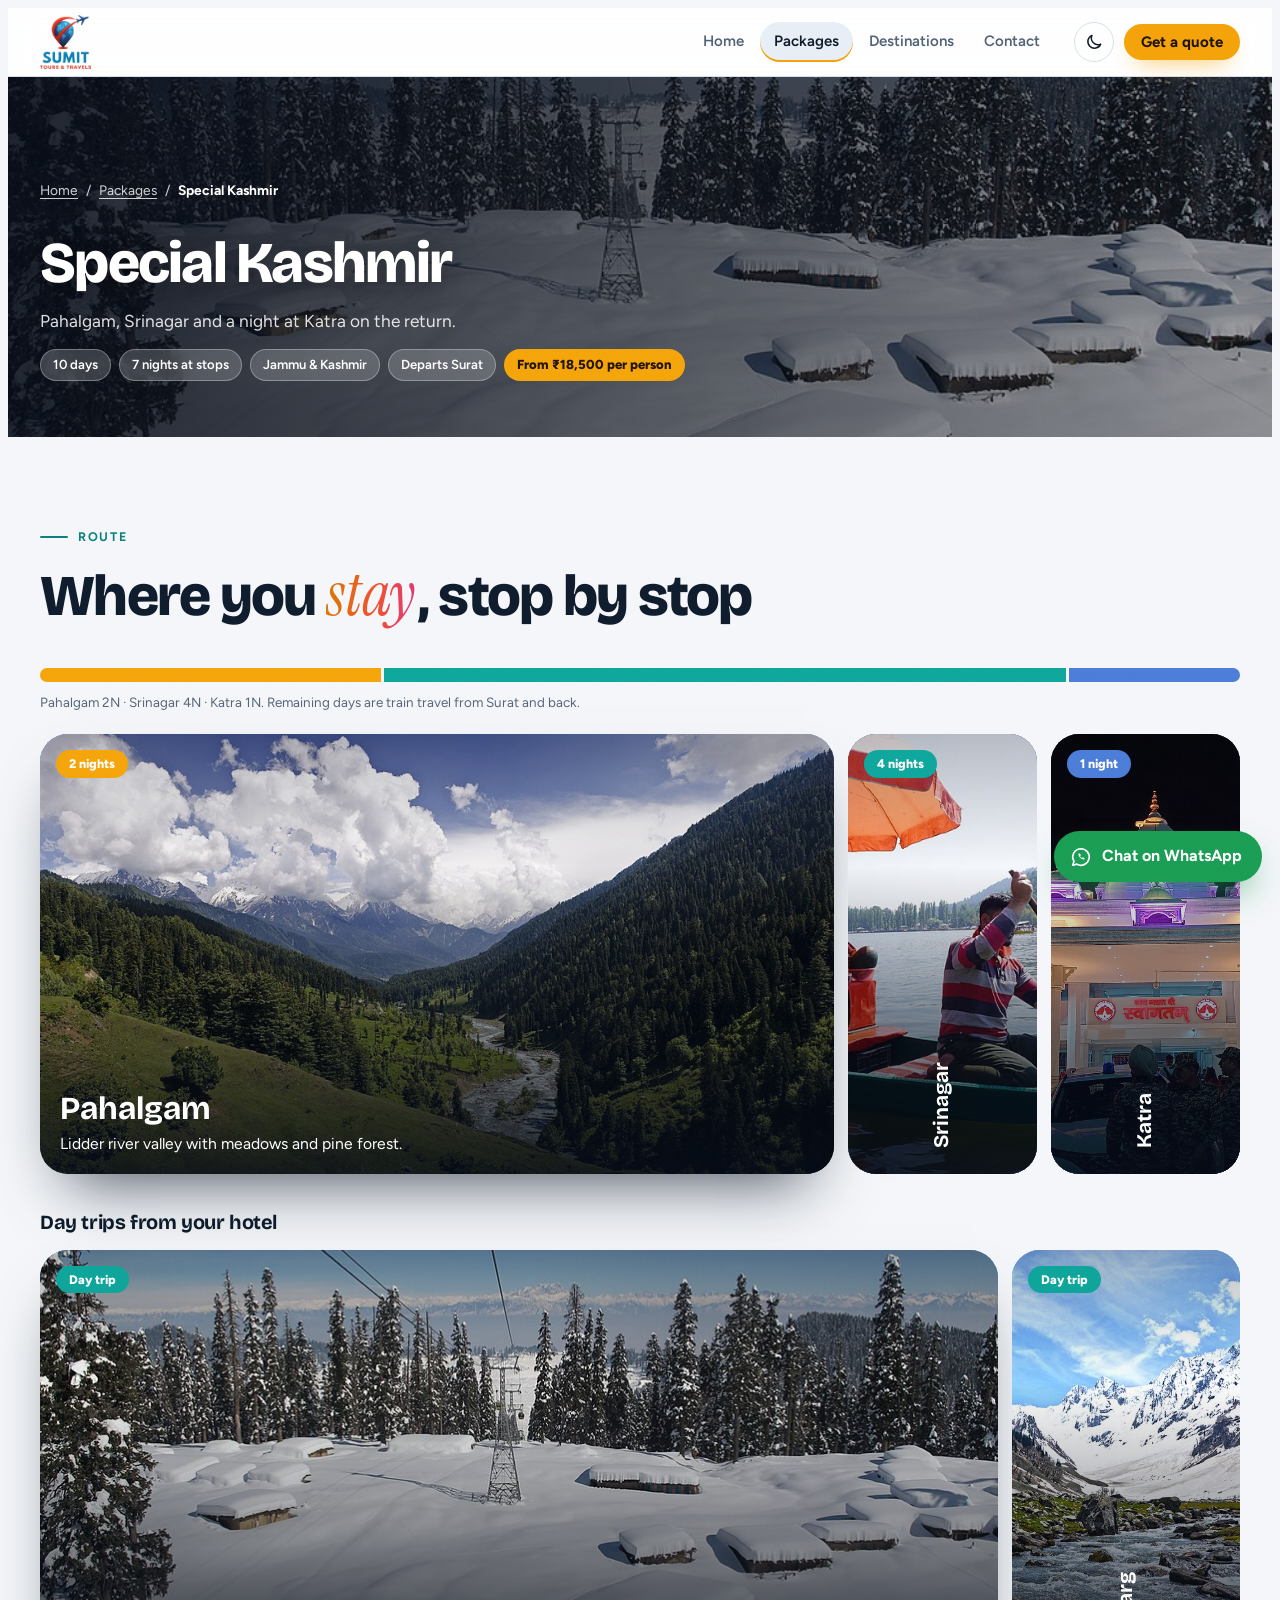
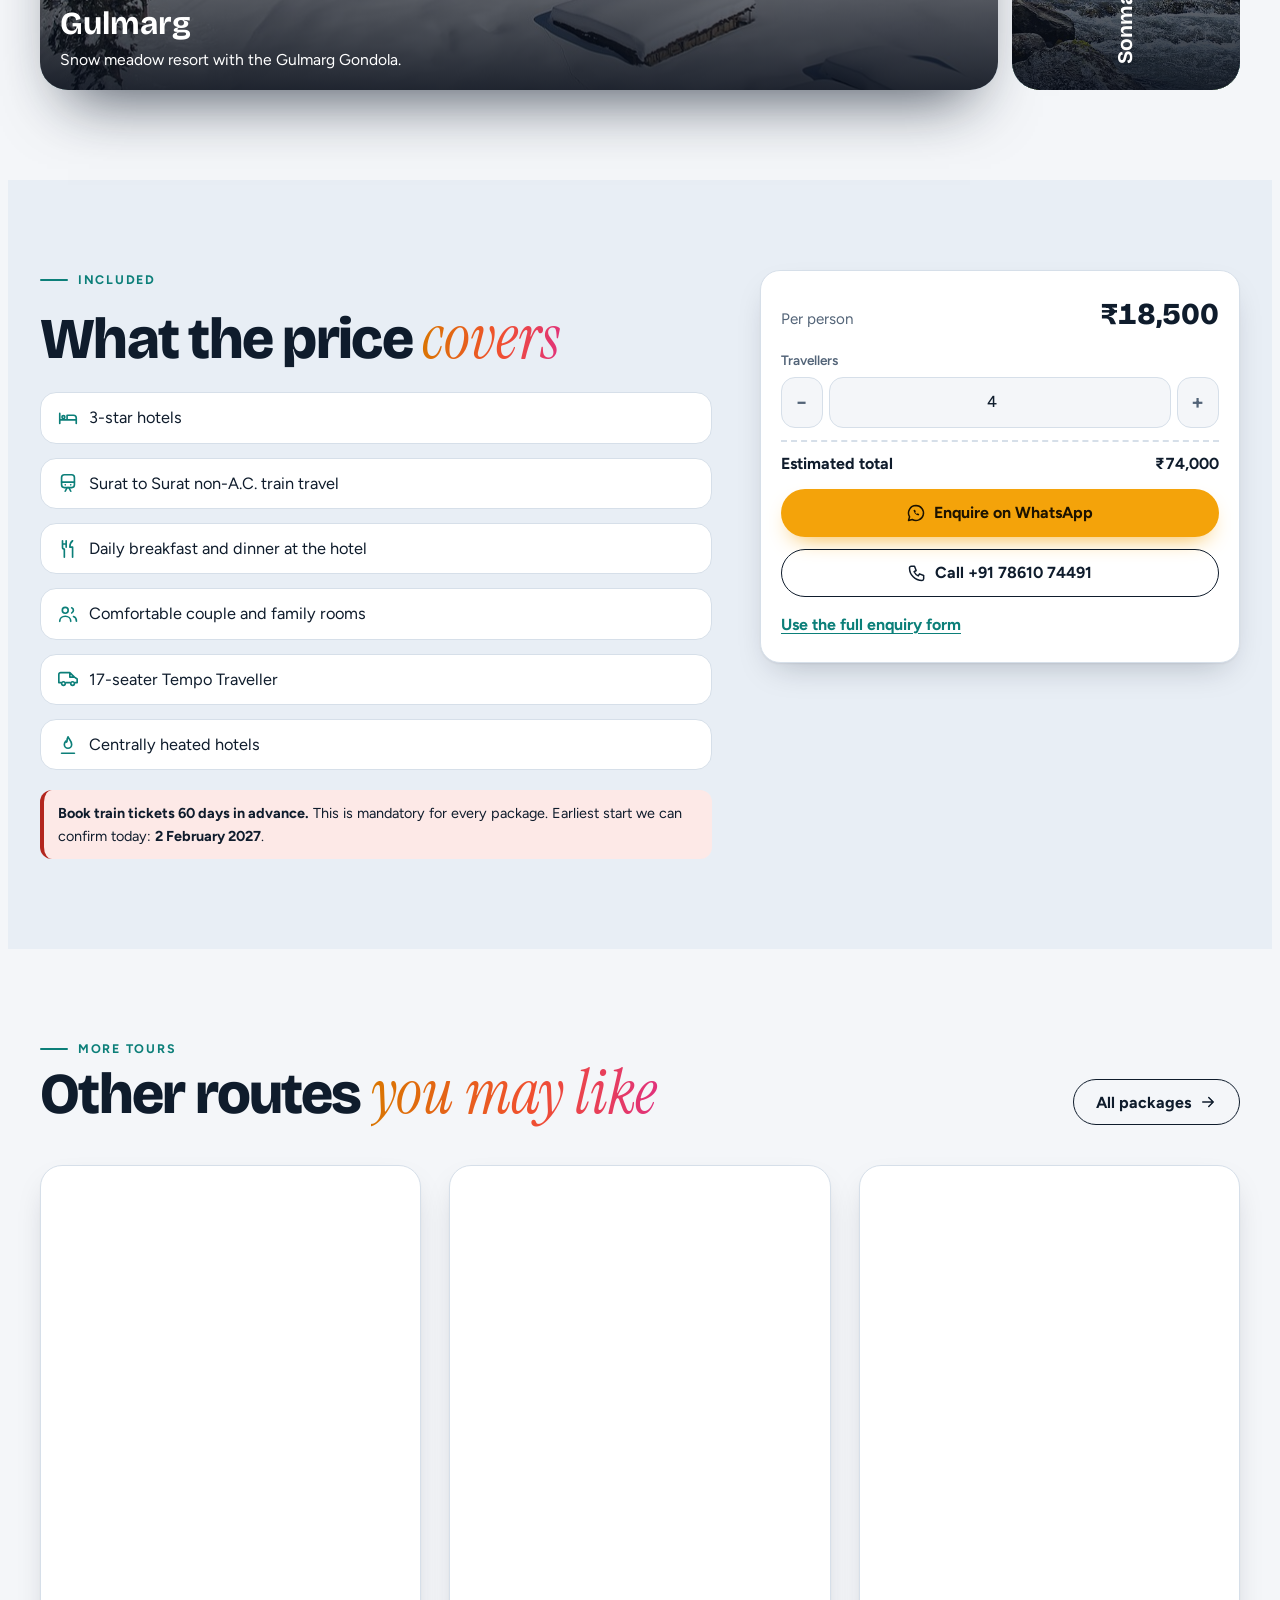
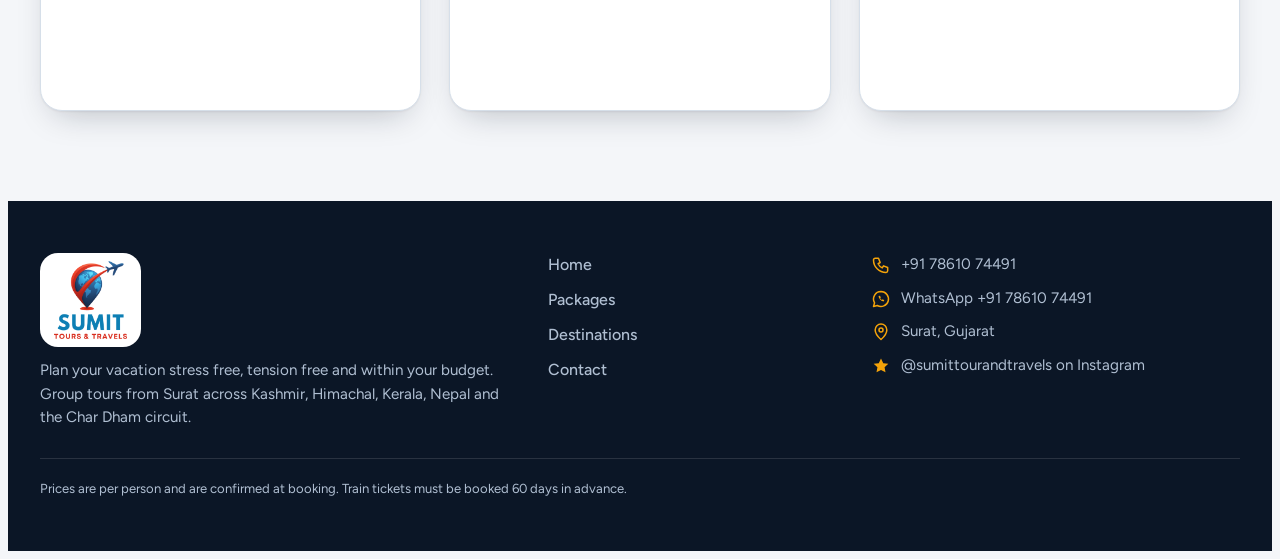
<file: tour-special-kashmir.html>
<!doctype html><html lang="en"><head><meta charset="utf-8"><meta name="viewport" content="width=device-width,initial-scale=1"><meta name="description" content="Special Kashmir: 10 days from Surat, from Rs 18500 per person."><title>Special Kashmir | Sumit Tour &amp; Travels</title><link rel="preconnect" href="https://fonts.googleapis.com"><link rel="preconnect" href="https://fonts.gstatic.com" crossorigin><link rel="stylesheet" href="https://fonts.googleapis.com/css2?family=Bricolage+Grotesque:opsz,wght@12..96,500;12..96,700;12..96,800&family=Figtree:wght@400;500;600;700&family=Instrument+Serif:ital@1&display=swap"><link rel="stylesheet" href="style.css"></head><body data-page="tour" data-pkg="special-kashmir">
<svg width="0" height="0" style="position:absolute" aria-hidden="true">
  <defs>
    <symbol id="i-bed" viewBox="0 0 24 24"><path d="M3 18V7M3 14h18v4M21 14v-2a3 3 0 0 0-3-3h-7v5" fill="none" stroke="currentColor" stroke-width="1.8" stroke-linecap="round" stroke-linejoin="round"/><circle cx="7" cy="11" r="1.6" fill="none" stroke="currentColor" stroke-width="1.8"/></symbol>
    <symbol id="i-train" viewBox="0 0 24 24"><rect x="5" y="3" width="14" height="14" rx="3" fill="none" stroke="currentColor" stroke-width="1.8"/><path d="M5 11h14M9 21l2-4M15 21l-2-4" fill="none" stroke="currentColor" stroke-width="1.8" stroke-linecap="round"/><circle cx="9" cy="14" r=".9" fill="currentColor"/><circle cx="15" cy="14" r=".9" fill="currentColor"/></symbol>
    <symbol id="i-meal" viewBox="0 0 24 24"><path d="M6 3v7a2 2 0 0 0 2 2v9M10 3v7M6 6.5h4M17 3c-2 1.5-3 4-3 7h3v11" fill="none" stroke="currentColor" stroke-width="1.8" stroke-linecap="round" stroke-linejoin="round"/></symbol>
    <symbol id="i-users" viewBox="0 0 24 24"><circle cx="9" cy="8" r="3.2" fill="none" stroke="currentColor" stroke-width="1.8"/><path d="M3 20c0-3.3 2.7-5.5 6-5.5s6 2.2 6 5.5M16 5.2a3 3 0 0 1 0 5.6M18 14.8c2 .7 3.2 2.5 3.2 5" fill="none" stroke="currentColor" stroke-width="1.8" stroke-linecap="round"/></symbol>
    <symbol id="i-van" viewBox="0 0 24 24"><path d="M2 16V7a2 2 0 0 1 2-2h10l5 5 3 2v4h-2M2 16h2M10 16h4M14 5v5h5" fill="none" stroke="currentColor" stroke-width="1.8" stroke-linecap="round" stroke-linejoin="round"/><circle cx="7" cy="17" r="2" fill="none" stroke="currentColor" stroke-width="1.8"/><circle cx="17" cy="17" r="2" fill="none" stroke="currentColor" stroke-width="1.8"/></symbol>
    <symbol id="i-heat" viewBox="0 0 24 24"><path d="M12 3c1 3 4 4.5 4 8.5a4 4 0 0 1-8 0c0-1.6.7-2.7 1.6-3.7C10 9.5 11 9 11 7c0-1.5.4-2.8 1-4z" fill="none" stroke="currentColor" stroke-width="1.8" stroke-linejoin="round"/><path d="M5 21h14" stroke="currentColor" stroke-width="1.8" stroke-linecap="round"/></symbol>
    <symbol id="i-cal" viewBox="0 0 24 24"><rect x="3.5" y="5" width="17" height="15" rx="2.5" fill="none" stroke="currentColor" stroke-width="1.8"/><path d="M3.5 10h17M8 3v4M16 3v4" fill="none" stroke="currentColor" stroke-width="1.8" stroke-linecap="round"/></symbol>
    <symbol id="i-pin" viewBox="0 0 24 24"><path d="M12 21s7-6.2 7-11.5a7 7 0 0 0-14 0C5 14.800 12 21 12 21z" fill="none" stroke="currentColor" stroke-width="1.8" stroke-linejoin="round"/><circle cx="12" cy="9.5" r="2.4" fill="none" stroke="currentColor" stroke-width="1.8"/></symbol>
    <symbol id="i-phone" viewBox="0 0 24 24"><path d="M5 4h4l2 5-2.500 1.500a11 11 0 0 0 5 5L15 13l5 2v4a2 2 0 0 1-2 2A15 15 0 0 1 3 6a2 2 0 0 1 2-2z" fill="none" stroke="currentColor" stroke-width="1.8" stroke-linejoin="round"/></symbol>
    <symbol id="i-mail" viewBox="0 0 24 24"><rect x="3" y="5" width="18" height="14" rx="2.500" fill="none" stroke="currentColor" stroke-width="1.8"/><path d="m4 7 8 6 8-6" fill="none" stroke="currentColor" stroke-width="1.8" stroke-linecap="round" stroke-linejoin="round"/></symbol>
    <symbol id="i-star" viewBox="0 0 24 24"><path d="m12 3 2.700 5.600 6.100.8-4.500 4.200 1.100 6-5.400-2.900-5.400 2.900 1.100-6L3.200 9.400l6.100-.8z" fill="currentColor"/></symbol>
    <symbol id="i-arrow" viewBox="0 0 24 24"><path d="M5 12h14m-6-6 6 6-6 6" fill="none" stroke="currentColor" stroke-width="2" stroke-linecap="round" stroke-linejoin="round"/></symbol>
    <symbol id="i-left" viewBox="0 0 24 24"><path d="m15 5-7 7 7 7" fill="none" stroke="currentColor" stroke-width="2" stroke-linecap="round" stroke-linejoin="round"/></symbol>
    <symbol id="i-right" viewBox="0 0 24 24"><path d="m9 5 7 7-7 7" fill="none" stroke="currentColor" stroke-width="2" stroke-linecap="round" stroke-linejoin="round"/></symbol>
    <symbol id="i-x" viewBox="0 0 24 24"><path d="M6 6l12 12M18 6 6 18" fill="none" stroke="currentColor" stroke-width="2" stroke-linecap="round"/></symbol>
    <symbol id="i-wa" viewBox="0 0 24 24"><path d="M12 3a9 9 0 0 0-7.700 13.600L3 21l4.500-1.200A9 9 0 1 0 12 3z" fill="none" stroke="currentColor" stroke-width="1.8" stroke-linejoin="round"/><path d="M9 8.500c.3 3 2.500 5.700 6 6.500l1-1.600-2-1-.9.800c-.9-.4-1.700-1.200-2.100-2.100l.8-.9-1-2z" fill="currentColor"/></symbol>
    <symbol id="i-menu" viewBox="0 0 24 24"><path d="M4 7h16M4 12h16M4 17h16" fill="none" stroke="currentColor" stroke-width="2" stroke-linecap="round"/></symbol>
    <symbol id="i-moon" viewBox="0 0 24 24"><path d="M20 14.500A8 8 0 0 1 9.500 4 8 8 0 1 0 20 14.500z" fill="none" stroke="currentColor" stroke-width="1.8" stroke-linejoin="round"/></symbol>
    <symbol id="i-sun" viewBox="0 0 24 24"><circle cx="12" cy="12" r="4" fill="none" stroke="currentColor" stroke-width="1.8"/><path d="M12 2v3M12 19v3M2 12h3M19 12h3M5 5l2 2M17 17l2 2M19 5l-2 2M7 17l-2 2" stroke="currentColor" stroke-width="1.8" stroke-linecap="round"/></symbol>
    <symbol id="i-warn" viewBox="0 0 24 24"><path d="M12 3 2 20h20z" fill="none" stroke="currentColor" stroke-width="1.8" stroke-linejoin="round"/><path d="M12 10v4.500M12 17.200v.1" stroke="currentColor" stroke-width="2" stroke-linecap="round"/></symbol>
    <symbol id="i-copy" viewBox="0 0 24 24"><rect x="8" y="8" width="12" height="12" rx="2.500" fill="none" stroke="currentColor" stroke-width="1.8"/><path d="M16 8V6a2 2 0 0 0-2-2H6a2 2 0 0 0-2 2v8a2 2 0 0 0 2 2h2" fill="none" stroke="currentColor" stroke-width="1.8"/></symbol>
  </defs>
</svg>
<a class="skip" href="#main">Skip to content</a>
<div class="progress" id="progress" aria-hidden="true"></div>
<header class="top" id="top">
  <div class="wrap top-in">
    <a class="logo" href="index.html" aria-label="Sumit Tour &amp; Travels home"><img src="images/logo.png" alt="Sumit Tours &amp; Travels" width="52" height="56"></a>
    <nav class="nav" id="nav" aria-label="Main"><a href="index.html">Home</a><a href="packages.html" aria-current="page">Packages</a><a href="destinations.html">Destinations</a><a href="contact.html">Contact</a></nav>
    <div class="top-actions">
      <button class="icon-btn" id="themeBtn" type="button" aria-label="Switch colour theme"><svg width="20" height="20"><use href="#i-moon"/></svg></button>
      <a class="btn btn-accent btn-sm" href="contact.html">Get a quote</a>
      <button class="icon-btn menu-btn" id="menuBtn" type="button" aria-label="Open menu" aria-expanded="false" aria-controls="nav"><svg width="22" height="22"><use href="#i-menu"/></svg></button>
    </div>
  </div>
</header>
<main id="main">
<div id="tour"></div></main>
<footer class="foot">
  <div class="wrap foot-in">
    <div>
      <a class="logo foot-logo" href="index.html" aria-label="Sumit Tour &amp; Travels home"><img src="images/logo.png" alt="Sumit Tours &amp; Travels" width="78" height="84"></a>
      <p class="foot-note">Plan your vacation stress free, tension free and within your budget. Group tours from Surat across Kashmir, Himachal, Kerala, Nepal and the Char Dham circuit.</p>
    </div>
    <nav class="foot-nav" aria-label="Footer"><a href="index.html">Home</a><a href="packages.html">Packages</a><a href="destinations.html">Destinations</a><a href="contact.html">Contact</a></nav>
    <ul class="foot-contact" id="footContact"></ul>
    <p class="fine">Prices are per person and are confirmed at booking. Train tickets must be booked 60 days in advance.</p>
  </div>
</footer>
<script src="data.js"></script><script src="photos.js"></script><script src="art.js"></script><script src="app.js"></script></body></html>
</file>
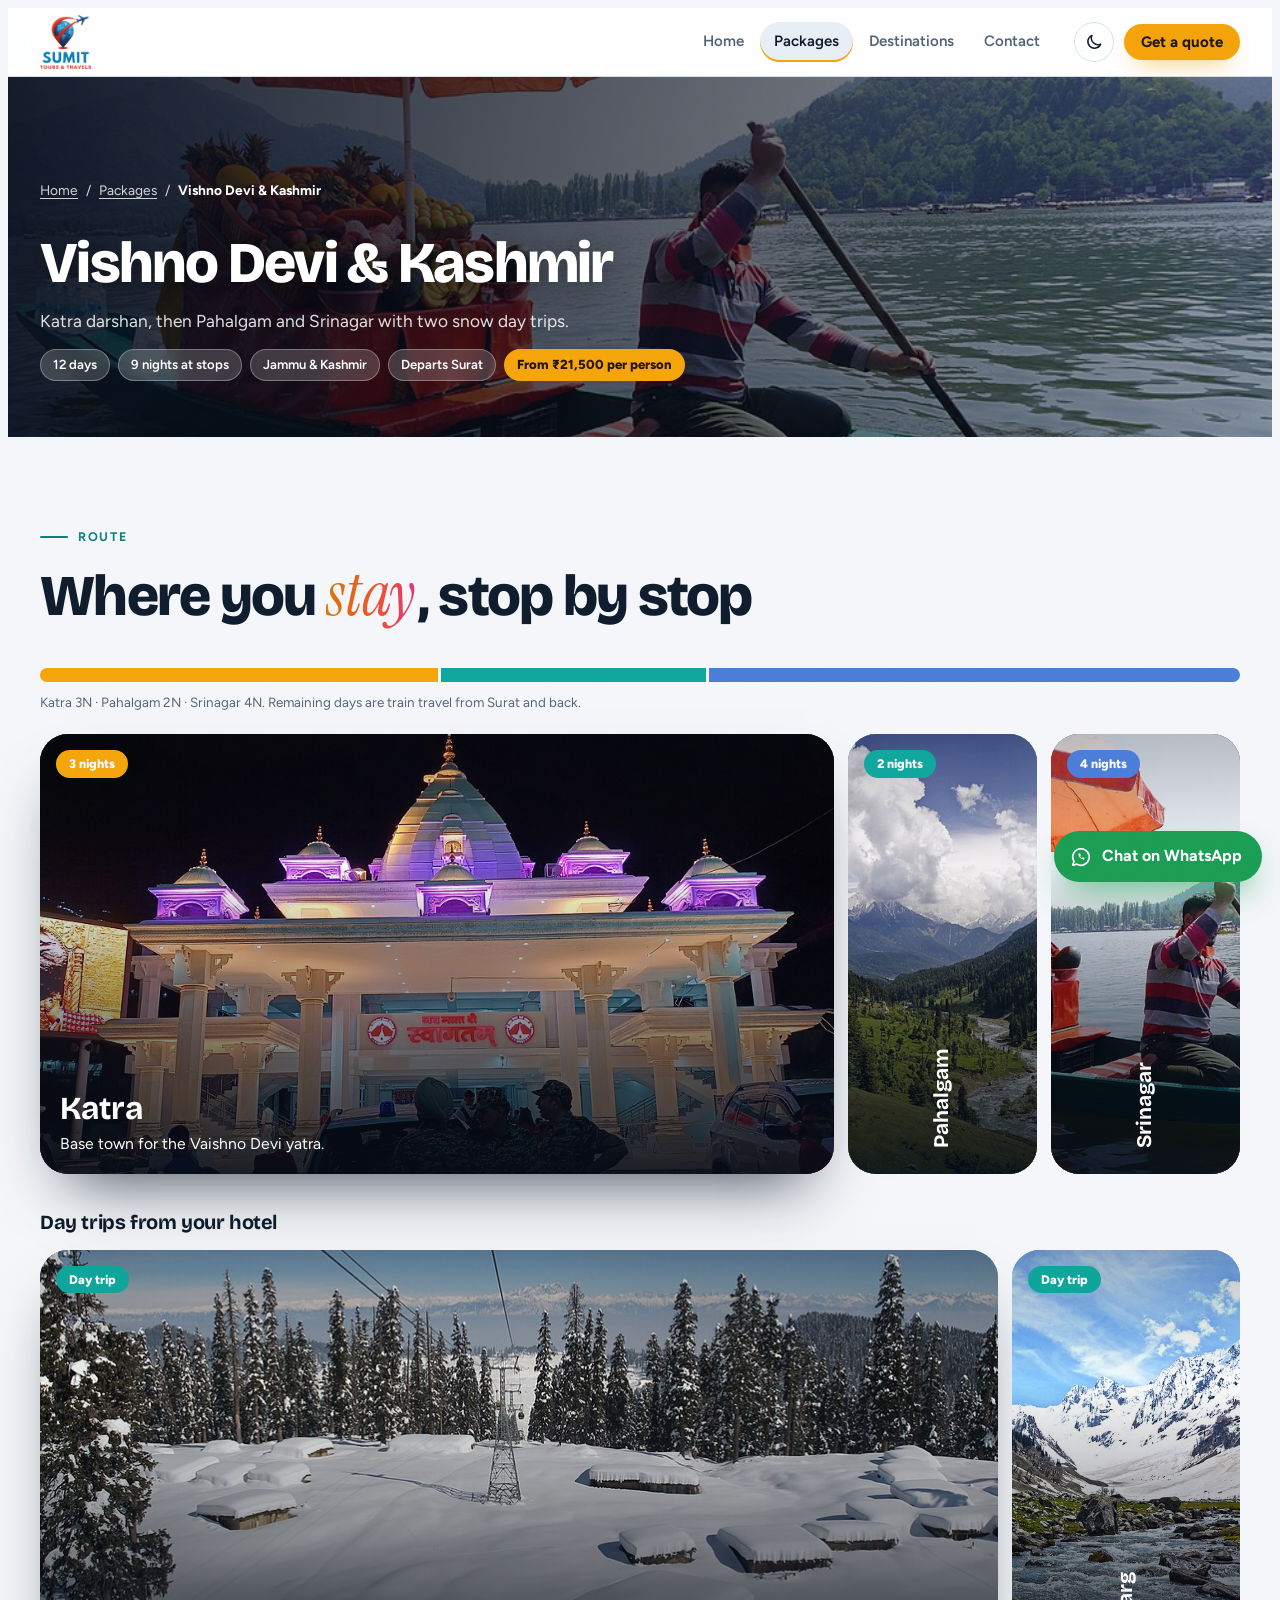
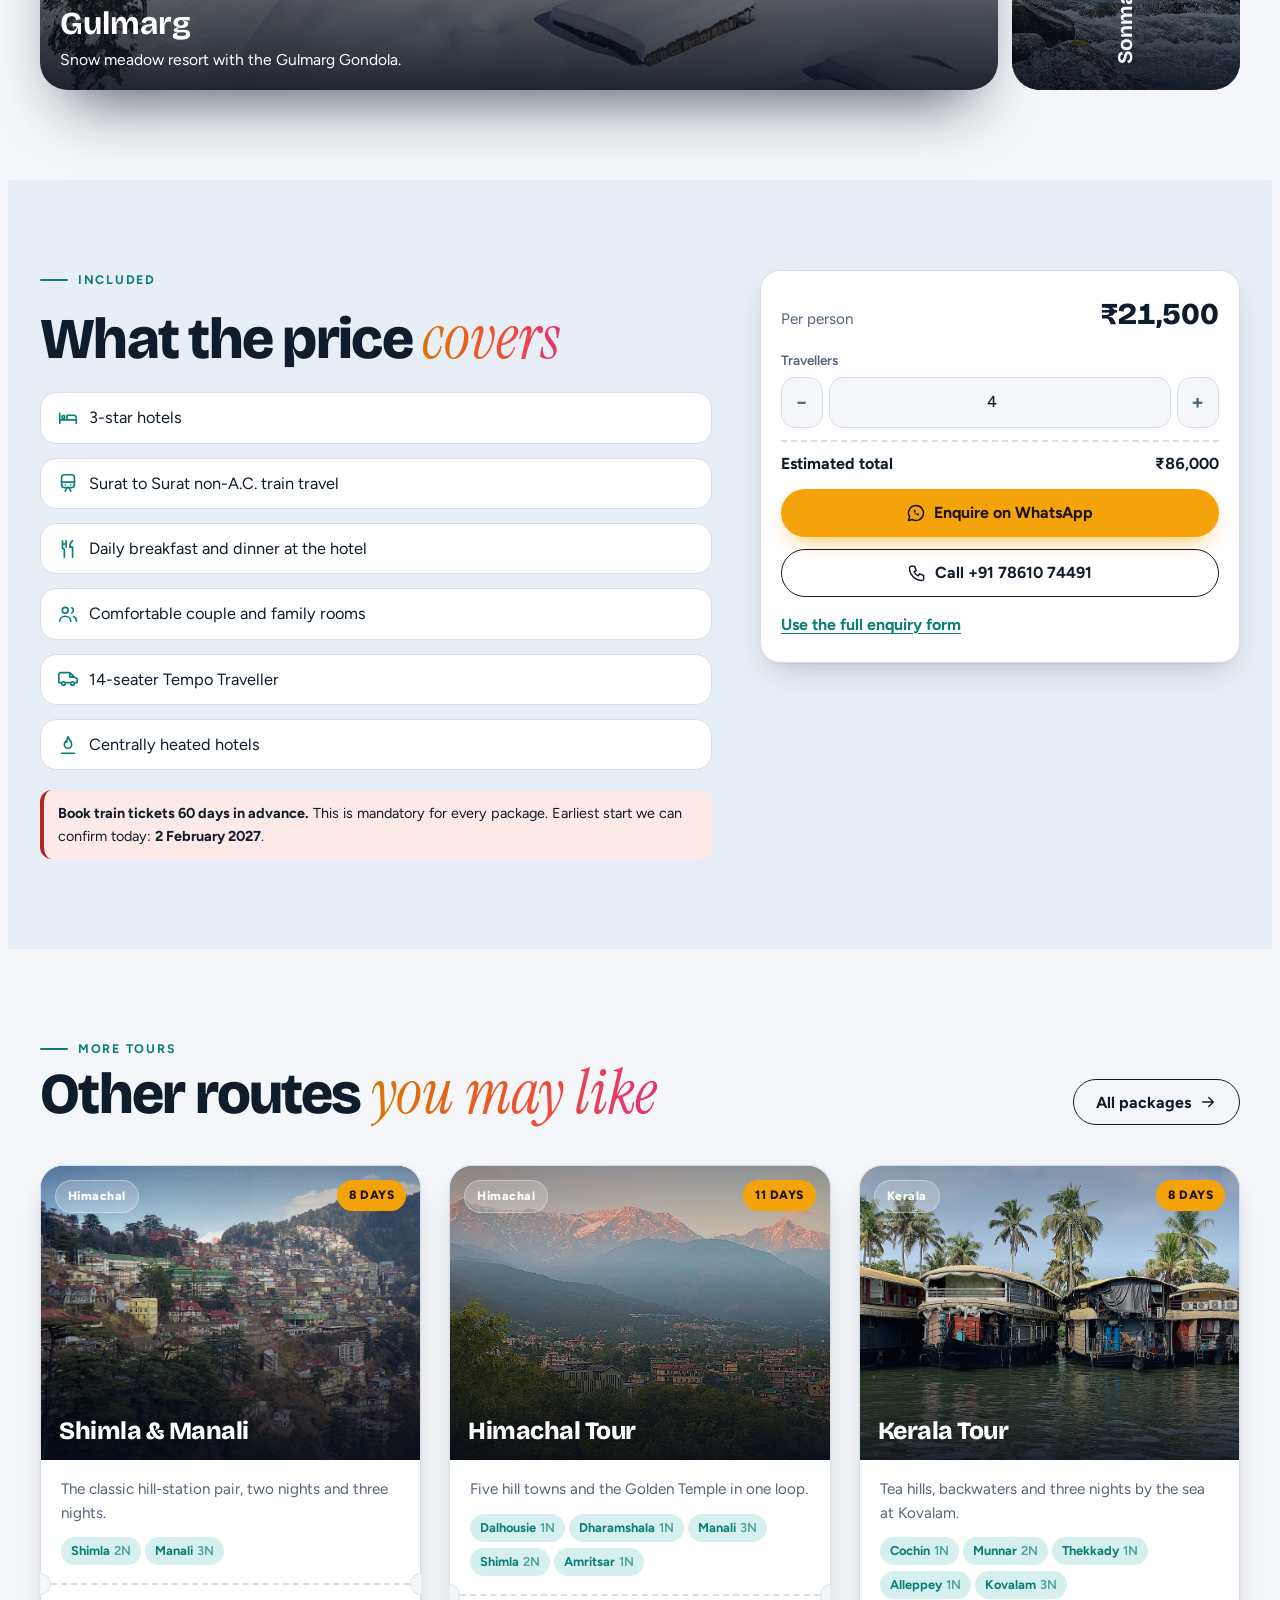
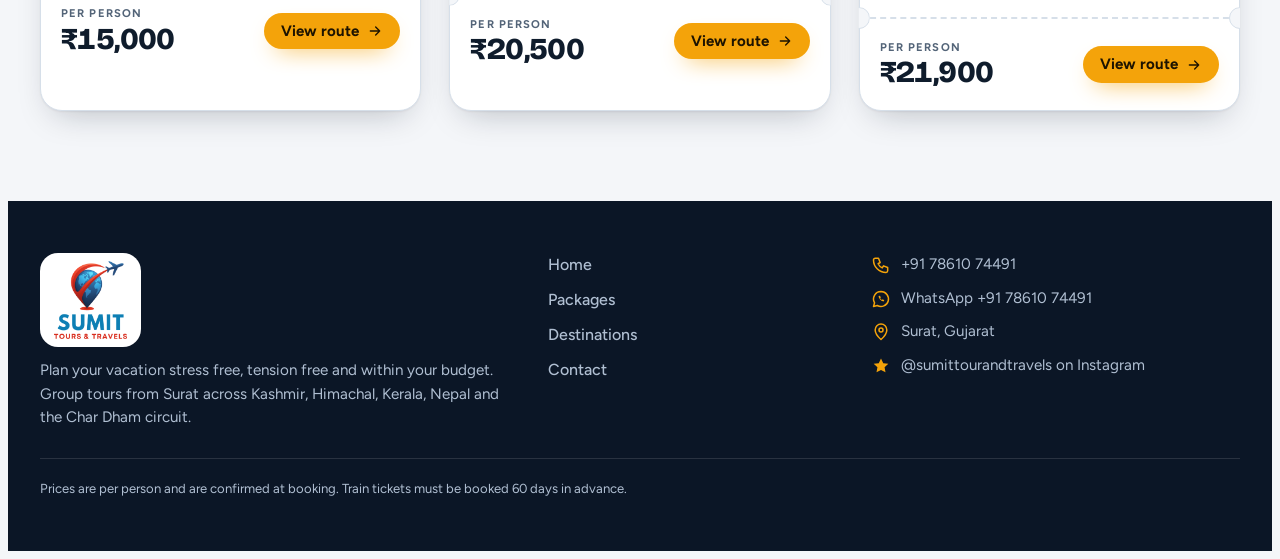
<file: tour-vaishno-kashmir.html>
<!doctype html><html lang="en"><head><meta charset="utf-8"><meta name="viewport" content="width=device-width,initial-scale=1"><meta name="description" content="Vishno Devi & Kashmir: 12 days from Surat, from Rs 21500 per person."><title>Vishno Devi & Kashmir | Sumit Tour &amp; Travels</title><link rel="preconnect" href="https://fonts.googleapis.com"><link rel="preconnect" href="https://fonts.gstatic.com" crossorigin><link rel="stylesheet" href="https://fonts.googleapis.com/css2?family=Bricolage+Grotesque:opsz,wght@12..96,500;12..96,700;12..96,800&family=Figtree:wght@400;500;600;700&family=Instrument+Serif:ital@1&display=swap"><link rel="stylesheet" href="style.css"></head><body data-page="tour" data-pkg="vaishno-kashmir">
<svg width="0" height="0" style="position:absolute" aria-hidden="true">
  <defs>
    <symbol id="i-bed" viewBox="0 0 24 24"><path d="M3 18V7M3 14h18v4M21 14v-2a3 3 0 0 0-3-3h-7v5" fill="none" stroke="currentColor" stroke-width="1.8" stroke-linecap="round" stroke-linejoin="round"/><circle cx="7" cy="11" r="1.6" fill="none" stroke="currentColor" stroke-width="1.8"/></symbol>
    <symbol id="i-train" viewBox="0 0 24 24"><rect x="5" y="3" width="14" height="14" rx="3" fill="none" stroke="currentColor" stroke-width="1.8"/><path d="M5 11h14M9 21l2-4M15 21l-2-4" fill="none" stroke="currentColor" stroke-width="1.8" stroke-linecap="round"/><circle cx="9" cy="14" r=".9" fill="currentColor"/><circle cx="15" cy="14" r=".9" fill="currentColor"/></symbol>
    <symbol id="i-meal" viewBox="0 0 24 24"><path d="M6 3v7a2 2 0 0 0 2 2v9M10 3v7M6 6.5h4M17 3c-2 1.5-3 4-3 7h3v11" fill="none" stroke="currentColor" stroke-width="1.8" stroke-linecap="round" stroke-linejoin="round"/></symbol>
    <symbol id="i-users" viewBox="0 0 24 24"><circle cx="9" cy="8" r="3.2" fill="none" stroke="currentColor" stroke-width="1.8"/><path d="M3 20c0-3.3 2.7-5.5 6-5.5s6 2.2 6 5.5M16 5.2a3 3 0 0 1 0 5.6M18 14.8c2 .7 3.2 2.5 3.2 5" fill="none" stroke="currentColor" stroke-width="1.8" stroke-linecap="round"/></symbol>
    <symbol id="i-van" viewBox="0 0 24 24"><path d="M2 16V7a2 2 0 0 1 2-2h10l5 5 3 2v4h-2M2 16h2M10 16h4M14 5v5h5" fill="none" stroke="currentColor" stroke-width="1.8" stroke-linecap="round" stroke-linejoin="round"/><circle cx="7" cy="17" r="2" fill="none" stroke="currentColor" stroke-width="1.8"/><circle cx="17" cy="17" r="2" fill="none" stroke="currentColor" stroke-width="1.8"/></symbol>
    <symbol id="i-heat" viewBox="0 0 24 24"><path d="M12 3c1 3 4 4.5 4 8.5a4 4 0 0 1-8 0c0-1.6.7-2.7 1.6-3.7C10 9.5 11 9 11 7c0-1.5.4-2.8 1-4z" fill="none" stroke="currentColor" stroke-width="1.8" stroke-linejoin="round"/><path d="M5 21h14" stroke="currentColor" stroke-width="1.8" stroke-linecap="round"/></symbol>
    <symbol id="i-cal" viewBox="0 0 24 24"><rect x="3.5" y="5" width="17" height="15" rx="2.5" fill="none" stroke="currentColor" stroke-width="1.8"/><path d="M3.5 10h17M8 3v4M16 3v4" fill="none" stroke="currentColor" stroke-width="1.8" stroke-linecap="round"/></symbol>
    <symbol id="i-pin" viewBox="0 0 24 24"><path d="M12 21s7-6.2 7-11.5a7 7 0 0 0-14 0C5 14.800 12 21 12 21z" fill="none" stroke="currentColor" stroke-width="1.8" stroke-linejoin="round"/><circle cx="12" cy="9.5" r="2.4" fill="none" stroke="currentColor" stroke-width="1.8"/></symbol>
    <symbol id="i-phone" viewBox="0 0 24 24"><path d="M5 4h4l2 5-2.500 1.500a11 11 0 0 0 5 5L15 13l5 2v4a2 2 0 0 1-2 2A15 15 0 0 1 3 6a2 2 0 0 1 2-2z" fill="none" stroke="currentColor" stroke-width="1.8" stroke-linejoin="round"/></symbol>
    <symbol id="i-mail" viewBox="0 0 24 24"><rect x="3" y="5" width="18" height="14" rx="2.500" fill="none" stroke="currentColor" stroke-width="1.8"/><path d="m4 7 8 6 8-6" fill="none" stroke="currentColor" stroke-width="1.8" stroke-linecap="round" stroke-linejoin="round"/></symbol>
    <symbol id="i-star" viewBox="0 0 24 24"><path d="m12 3 2.700 5.600 6.100.8-4.500 4.200 1.100 6-5.400-2.900-5.400 2.900 1.100-6L3.200 9.400l6.100-.8z" fill="currentColor"/></symbol>
    <symbol id="i-arrow" viewBox="0 0 24 24"><path d="M5 12h14m-6-6 6 6-6 6" fill="none" stroke="currentColor" stroke-width="2" stroke-linecap="round" stroke-linejoin="round"/></symbol>
    <symbol id="i-left" viewBox="0 0 24 24"><path d="m15 5-7 7 7 7" fill="none" stroke="currentColor" stroke-width="2" stroke-linecap="round" stroke-linejoin="round"/></symbol>
    <symbol id="i-right" viewBox="0 0 24 24"><path d="m9 5 7 7-7 7" fill="none" stroke="currentColor" stroke-width="2" stroke-linecap="round" stroke-linejoin="round"/></symbol>
    <symbol id="i-x" viewBox="0 0 24 24"><path d="M6 6l12 12M18 6 6 18" fill="none" stroke="currentColor" stroke-width="2" stroke-linecap="round"/></symbol>
    <symbol id="i-wa" viewBox="0 0 24 24"><path d="M12 3a9 9 0 0 0-7.700 13.600L3 21l4.500-1.200A9 9 0 1 0 12 3z" fill="none" stroke="currentColor" stroke-width="1.8" stroke-linejoin="round"/><path d="M9 8.500c.3 3 2.500 5.700 6 6.500l1-1.600-2-1-.9.800c-.9-.4-1.700-1.200-2.100-2.100l.8-.9-1-2z" fill="currentColor"/></symbol>
    <symbol id="i-menu" viewBox="0 0 24 24"><path d="M4 7h16M4 12h16M4 17h16" fill="none" stroke="currentColor" stroke-width="2" stroke-linecap="round"/></symbol>
    <symbol id="i-moon" viewBox="0 0 24 24"><path d="M20 14.500A8 8 0 0 1 9.500 4 8 8 0 1 0 20 14.500z" fill="none" stroke="currentColor" stroke-width="1.8" stroke-linejoin="round"/></symbol>
    <symbol id="i-sun" viewBox="0 0 24 24"><circle cx="12" cy="12" r="4" fill="none" stroke="currentColor" stroke-width="1.8"/><path d="M12 2v3M12 19v3M2 12h3M19 12h3M5 5l2 2M17 17l2 2M19 5l-2 2M7 17l-2 2" stroke="currentColor" stroke-width="1.8" stroke-linecap="round"/></symbol>
    <symbol id="i-warn" viewBox="0 0 24 24"><path d="M12 3 2 20h20z" fill="none" stroke="currentColor" stroke-width="1.8" stroke-linejoin="round"/><path d="M12 10v4.500M12 17.200v.1" stroke="currentColor" stroke-width="2" stroke-linecap="round"/></symbol>
    <symbol id="i-copy" viewBox="0 0 24 24"><rect x="8" y="8" width="12" height="12" rx="2.500" fill="none" stroke="currentColor" stroke-width="1.8"/><path d="M16 8V6a2 2 0 0 0-2-2H6a2 2 0 0 0-2 2v8a2 2 0 0 0 2 2h2" fill="none" stroke="currentColor" stroke-width="1.8"/></symbol>
  </defs>
</svg>
<a class="skip" href="#main">Skip to content</a>
<div class="progress" id="progress" aria-hidden="true"></div>
<header class="top" id="top">
  <div class="wrap top-in">
    <a class="logo" href="index.html" aria-label="Sumit Tour &amp; Travels home"><img src="images/logo.png" alt="Sumit Tours &amp; Travels" width="52" height="56"></a>
    <nav class="nav" id="nav" aria-label="Main"><a href="index.html">Home</a><a href="packages.html" aria-current="page">Packages</a><a href="destinations.html">Destinations</a><a href="contact.html">Contact</a></nav>
    <div class="top-actions">
      <button class="icon-btn" id="themeBtn" type="button" aria-label="Switch colour theme"><svg width="20" height="20"><use href="#i-moon"/></svg></button>
      <a class="btn btn-accent btn-sm" href="contact.html">Get a quote</a>
      <button class="icon-btn menu-btn" id="menuBtn" type="button" aria-label="Open menu" aria-expanded="false" aria-controls="nav"><svg width="22" height="22"><use href="#i-menu"/></svg></button>
    </div>
  </div>
</header>
<main id="main">
<div id="tour"></div></main>
<footer class="foot">
  <div class="wrap foot-in">
    <div>
      <a class="logo foot-logo" href="index.html" aria-label="Sumit Tour &amp; Travels home"><img src="images/logo.png" alt="Sumit Tours &amp; Travels" width="78" height="84"></a>
      <p class="foot-note">Plan your vacation stress free, tension free and within your budget. Group tours from Surat across Kashmir, Himachal, Kerala, Nepal and the Char Dham circuit.</p>
    </div>
    <nav class="foot-nav" aria-label="Footer"><a href="index.html">Home</a><a href="packages.html">Packages</a><a href="destinations.html">Destinations</a><a href="contact.html">Contact</a></nav>
    <ul class="foot-contact" id="footContact"></ul>
    <p class="fine">Prices are per person and are confirmed at booking. Train tickets must be booked 60 days in advance.</p>
  </div>
</footer>
<script src="data.js"></script><script src="photos.js"></script><script src="art.js"></script><script src="app.js"></script></body></html>
</file>
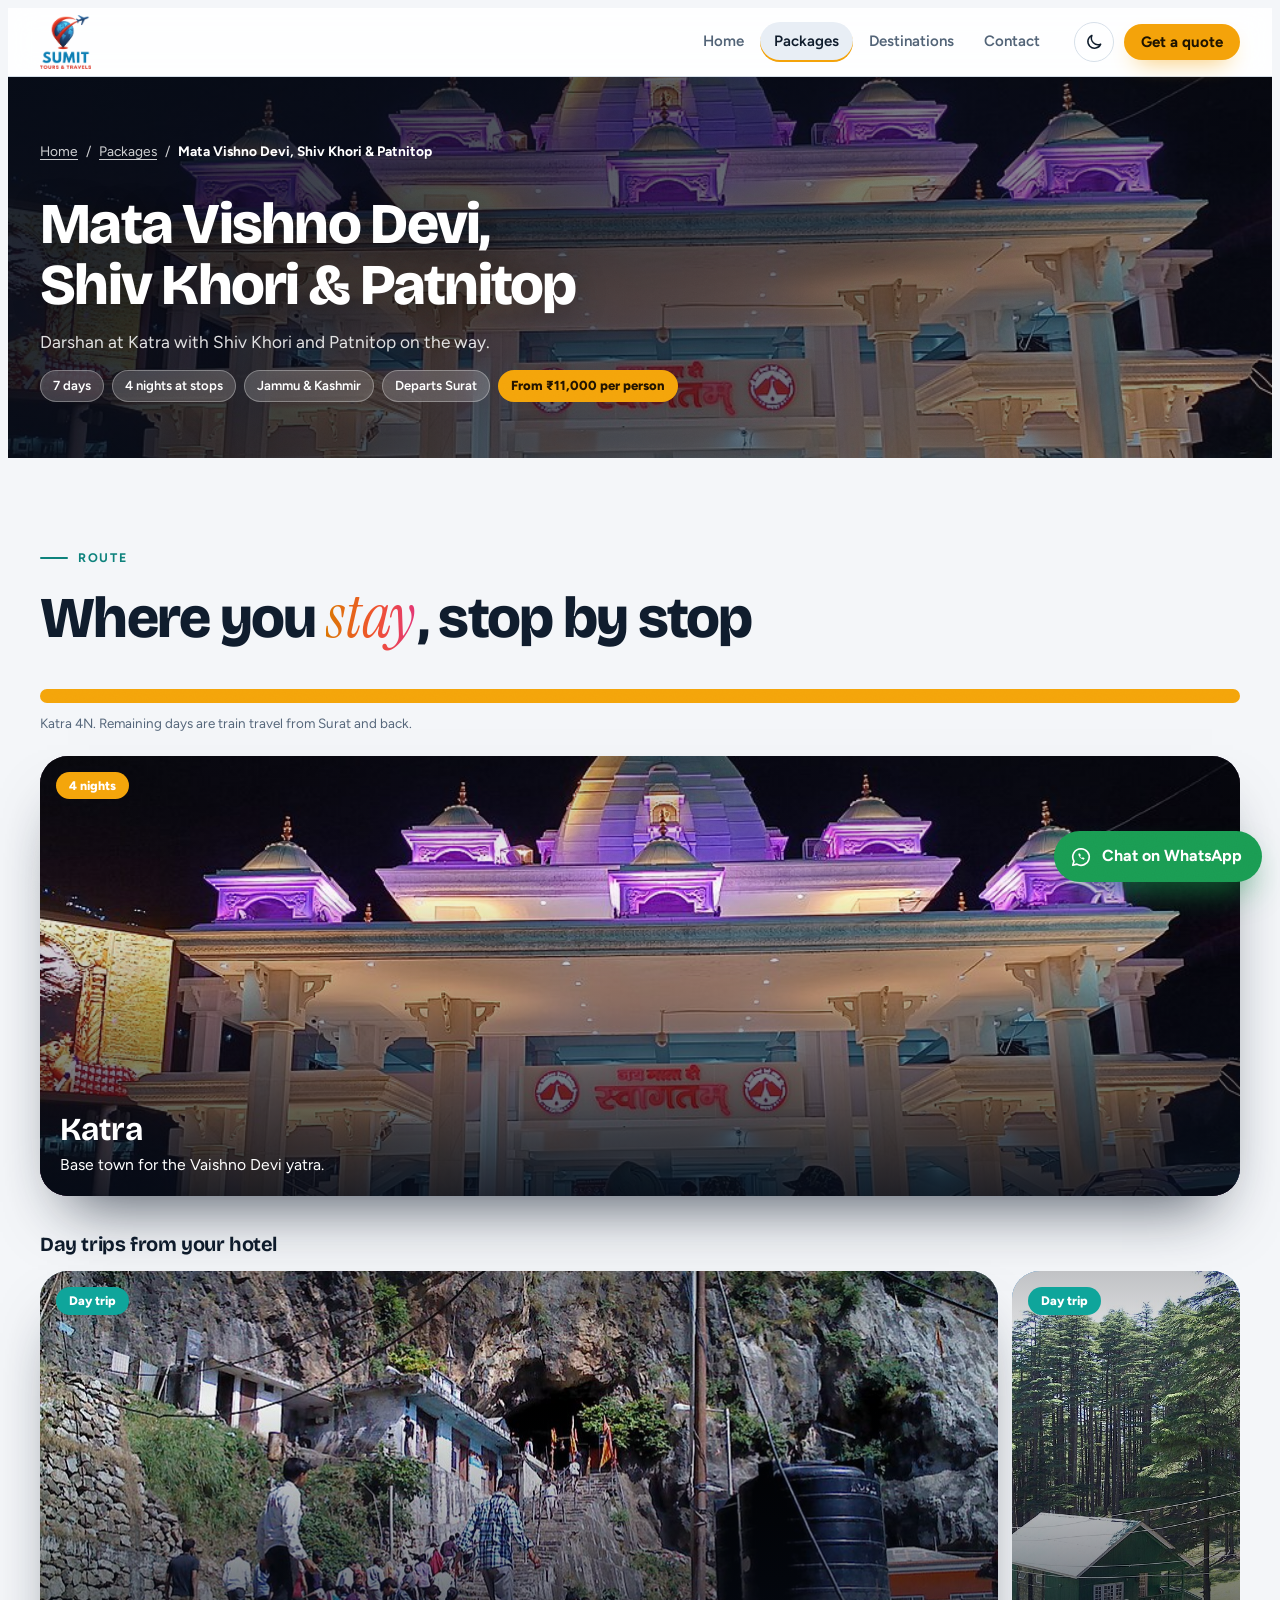
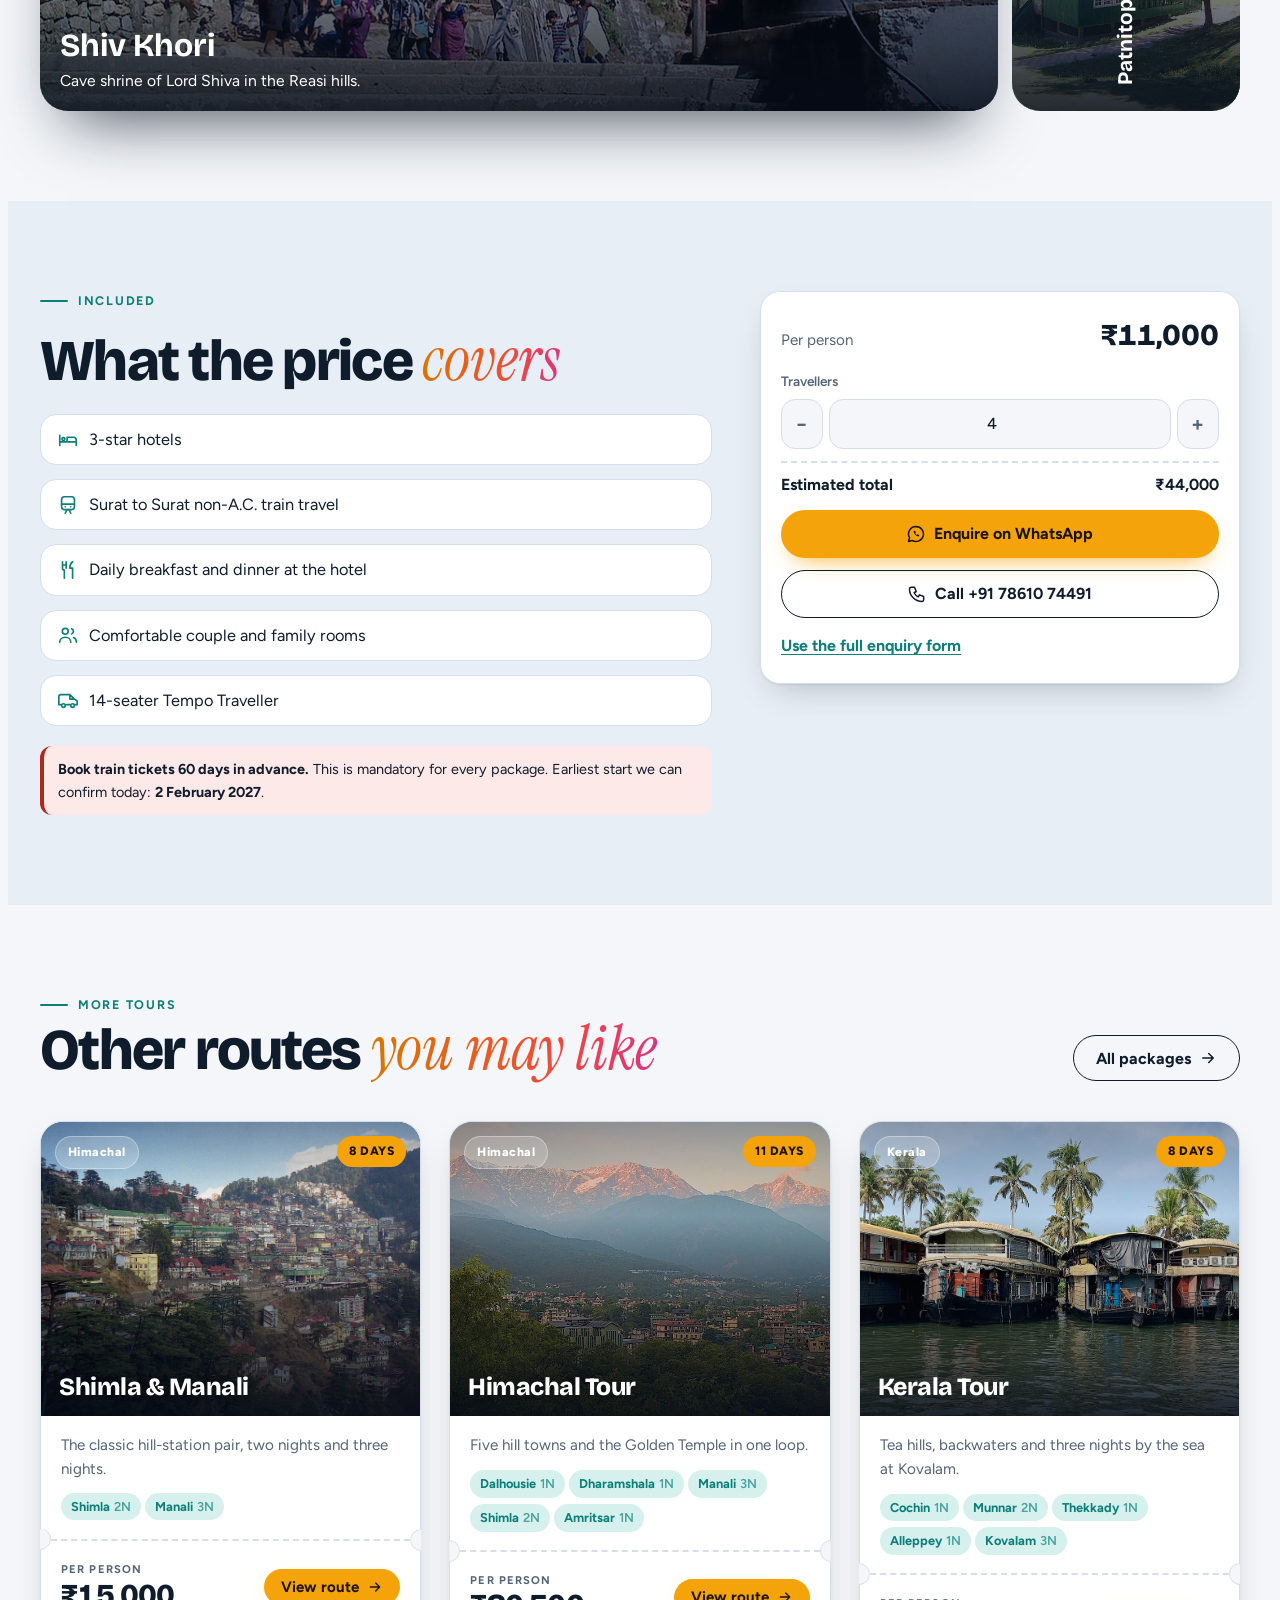
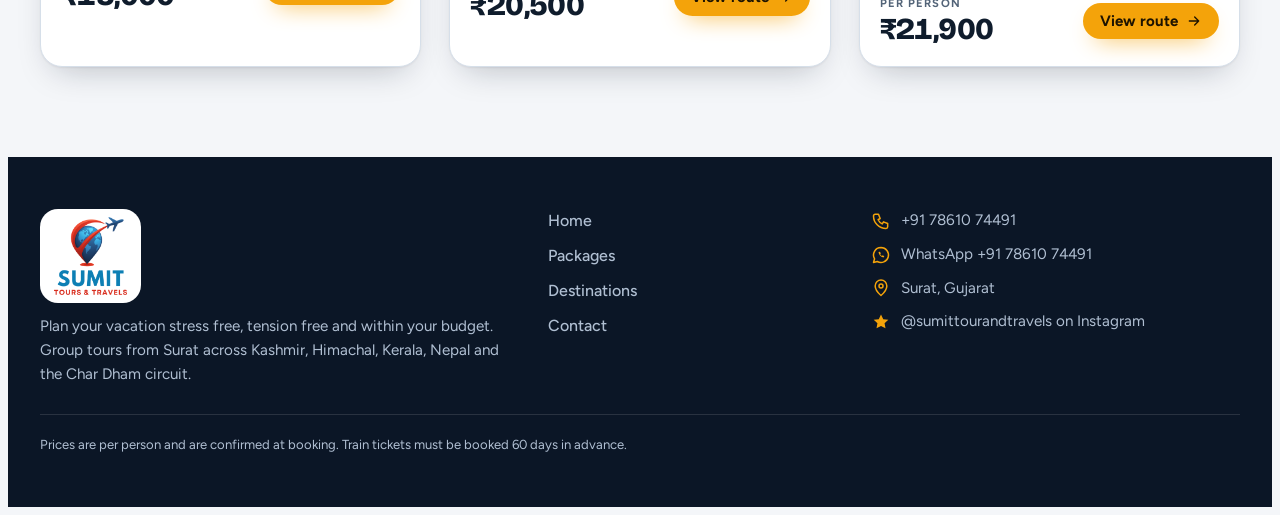
<file: tour-vaishno.html>
<!doctype html><html lang="en"><head><meta charset="utf-8"><meta name="viewport" content="width=device-width,initial-scale=1"><meta name="description" content="Mata Vishno Devi, Shiv Khori & Patnitop: 7 days from Surat, from Rs 11000 per person."><title>Mata Vishno Devi, Shiv Khori & Patnitop | Sumit Tour &amp; Travels</title><link rel="preconnect" href="https://fonts.googleapis.com"><link rel="preconnect" href="https://fonts.gstatic.com" crossorigin><link rel="stylesheet" href="https://fonts.googleapis.com/css2?family=Bricolage+Grotesque:opsz,wght@12..96,500;12..96,700;12..96,800&family=Figtree:wght@400;500;600;700&family=Instrument+Serif:ital@1&display=swap"><link rel="stylesheet" href="style.css"></head><body data-page="tour" data-pkg="vaishno">
<svg width="0" height="0" style="position:absolute" aria-hidden="true">
  <defs>
    <symbol id="i-bed" viewBox="0 0 24 24"><path d="M3 18V7M3 14h18v4M21 14v-2a3 3 0 0 0-3-3h-7v5" fill="none" stroke="currentColor" stroke-width="1.8" stroke-linecap="round" stroke-linejoin="round"/><circle cx="7" cy="11" r="1.6" fill="none" stroke="currentColor" stroke-width="1.8"/></symbol>
    <symbol id="i-train" viewBox="0 0 24 24"><rect x="5" y="3" width="14" height="14" rx="3" fill="none" stroke="currentColor" stroke-width="1.8"/><path d="M5 11h14M9 21l2-4M15 21l-2-4" fill="none" stroke="currentColor" stroke-width="1.8" stroke-linecap="round"/><circle cx="9" cy="14" r=".9" fill="currentColor"/><circle cx="15" cy="14" r=".9" fill="currentColor"/></symbol>
    <symbol id="i-meal" viewBox="0 0 24 24"><path d="M6 3v7a2 2 0 0 0 2 2v9M10 3v7M6 6.5h4M17 3c-2 1.5-3 4-3 7h3v11" fill="none" stroke="currentColor" stroke-width="1.8" stroke-linecap="round" stroke-linejoin="round"/></symbol>
    <symbol id="i-users" viewBox="0 0 24 24"><circle cx="9" cy="8" r="3.2" fill="none" stroke="currentColor" stroke-width="1.8"/><path d="M3 20c0-3.3 2.7-5.5 6-5.5s6 2.2 6 5.5M16 5.2a3 3 0 0 1 0 5.6M18 14.8c2 .7 3.2 2.5 3.2 5" fill="none" stroke="currentColor" stroke-width="1.8" stroke-linecap="round"/></symbol>
    <symbol id="i-van" viewBox="0 0 24 24"><path d="M2 16V7a2 2 0 0 1 2-2h10l5 5 3 2v4h-2M2 16h2M10 16h4M14 5v5h5" fill="none" stroke="currentColor" stroke-width="1.8" stroke-linecap="round" stroke-linejoin="round"/><circle cx="7" cy="17" r="2" fill="none" stroke="currentColor" stroke-width="1.8"/><circle cx="17" cy="17" r="2" fill="none" stroke="currentColor" stroke-width="1.8"/></symbol>
    <symbol id="i-heat" viewBox="0 0 24 24"><path d="M12 3c1 3 4 4.5 4 8.5a4 4 0 0 1-8 0c0-1.6.7-2.7 1.6-3.7C10 9.5 11 9 11 7c0-1.5.4-2.8 1-4z" fill="none" stroke="currentColor" stroke-width="1.8" stroke-linejoin="round"/><path d="M5 21h14" stroke="currentColor" stroke-width="1.8" stroke-linecap="round"/></symbol>
    <symbol id="i-cal" viewBox="0 0 24 24"><rect x="3.5" y="5" width="17" height="15" rx="2.5" fill="none" stroke="currentColor" stroke-width="1.8"/><path d="M3.5 10h17M8 3v4M16 3v4" fill="none" stroke="currentColor" stroke-width="1.8" stroke-linecap="round"/></symbol>
    <symbol id="i-pin" viewBox="0 0 24 24"><path d="M12 21s7-6.2 7-11.5a7 7 0 0 0-14 0C5 14.800 12 21 12 21z" fill="none" stroke="currentColor" stroke-width="1.8" stroke-linejoin="round"/><circle cx="12" cy="9.5" r="2.4" fill="none" stroke="currentColor" stroke-width="1.8"/></symbol>
    <symbol id="i-phone" viewBox="0 0 24 24"><path d="M5 4h4l2 5-2.500 1.500a11 11 0 0 0 5 5L15 13l5 2v4a2 2 0 0 1-2 2A15 15 0 0 1 3 6a2 2 0 0 1 2-2z" fill="none" stroke="currentColor" stroke-width="1.8" stroke-linejoin="round"/></symbol>
    <symbol id="i-mail" viewBox="0 0 24 24"><rect x="3" y="5" width="18" height="14" rx="2.500" fill="none" stroke="currentColor" stroke-width="1.8"/><path d="m4 7 8 6 8-6" fill="none" stroke="currentColor" stroke-width="1.8" stroke-linecap="round" stroke-linejoin="round"/></symbol>
    <symbol id="i-star" viewBox="0 0 24 24"><path d="m12 3 2.700 5.600 6.100.8-4.500 4.200 1.100 6-5.400-2.900-5.400 2.900 1.100-6L3.200 9.400l6.100-.8z" fill="currentColor"/></symbol>
    <symbol id="i-arrow" viewBox="0 0 24 24"><path d="M5 12h14m-6-6 6 6-6 6" fill="none" stroke="currentColor" stroke-width="2" stroke-linecap="round" stroke-linejoin="round"/></symbol>
    <symbol id="i-left" viewBox="0 0 24 24"><path d="m15 5-7 7 7 7" fill="none" stroke="currentColor" stroke-width="2" stroke-linecap="round" stroke-linejoin="round"/></symbol>
    <symbol id="i-right" viewBox="0 0 24 24"><path d="m9 5 7 7-7 7" fill="none" stroke="currentColor" stroke-width="2" stroke-linecap="round" stroke-linejoin="round"/></symbol>
    <symbol id="i-x" viewBox="0 0 24 24"><path d="M6 6l12 12M18 6 6 18" fill="none" stroke="currentColor" stroke-width="2" stroke-linecap="round"/></symbol>
    <symbol id="i-wa" viewBox="0 0 24 24"><path d="M12 3a9 9 0 0 0-7.700 13.600L3 21l4.500-1.200A9 9 0 1 0 12 3z" fill="none" stroke="currentColor" stroke-width="1.8" stroke-linejoin="round"/><path d="M9 8.500c.3 3 2.500 5.700 6 6.500l1-1.600-2-1-.9.800c-.9-.4-1.700-1.200-2.100-2.100l.8-.9-1-2z" fill="currentColor"/></symbol>
    <symbol id="i-menu" viewBox="0 0 24 24"><path d="M4 7h16M4 12h16M4 17h16" fill="none" stroke="currentColor" stroke-width="2" stroke-linecap="round"/></symbol>
    <symbol id="i-moon" viewBox="0 0 24 24"><path d="M20 14.500A8 8 0 0 1 9.500 4 8 8 0 1 0 20 14.500z" fill="none" stroke="currentColor" stroke-width="1.8" stroke-linejoin="round"/></symbol>
    <symbol id="i-sun" viewBox="0 0 24 24"><circle cx="12" cy="12" r="4" fill="none" stroke="currentColor" stroke-width="1.8"/><path d="M12 2v3M12 19v3M2 12h3M19 12h3M5 5l2 2M17 17l2 2M19 5l-2 2M7 17l-2 2" stroke="currentColor" stroke-width="1.8" stroke-linecap="round"/></symbol>
    <symbol id="i-warn" viewBox="0 0 24 24"><path d="M12 3 2 20h20z" fill="none" stroke="currentColor" stroke-width="1.8" stroke-linejoin="round"/><path d="M12 10v4.500M12 17.200v.1" stroke="currentColor" stroke-width="2" stroke-linecap="round"/></symbol>
    <symbol id="i-copy" viewBox="0 0 24 24"><rect x="8" y="8" width="12" height="12" rx="2.500" fill="none" stroke="currentColor" stroke-width="1.8"/><path d="M16 8V6a2 2 0 0 0-2-2H6a2 2 0 0 0-2 2v8a2 2 0 0 0 2 2h2" fill="none" stroke="currentColor" stroke-width="1.8"/></symbol>
  </defs>
</svg>
<a class="skip" href="#main">Skip to content</a>
<div class="progress" id="progress" aria-hidden="true"></div>
<header class="top" id="top">
  <div class="wrap top-in">
    <a class="logo" href="index.html" aria-label="Sumit Tour &amp; Travels home"><img src="images/logo.png" alt="Sumit Tours &amp; Travels" width="52" height="56"></a>
    <nav class="nav" id="nav" aria-label="Main"><a href="index.html">Home</a><a href="packages.html" aria-current="page">Packages</a><a href="destinations.html">Destinations</a><a href="contact.html">Contact</a></nav>
    <div class="top-actions">
      <button class="icon-btn" id="themeBtn" type="button" aria-label="Switch colour theme"><svg width="20" height="20"><use href="#i-moon"/></svg></button>
      <a class="btn btn-accent btn-sm" href="contact.html">Get a quote</a>
      <button class="icon-btn menu-btn" id="menuBtn" type="button" aria-label="Open menu" aria-expanded="false" aria-controls="nav"><svg width="22" height="22"><use href="#i-menu"/></svg></button>
    </div>
  </div>
</header>
<main id="main">
<div id="tour"></div></main>
<footer class="foot">
  <div class="wrap foot-in">
    <div>
      <a class="logo foot-logo" href="index.html" aria-label="Sumit Tour &amp; Travels home"><img src="images/logo.png" alt="Sumit Tours &amp; Travels" width="78" height="84"></a>
      <p class="foot-note">Plan your vacation stress free, tension free and within your budget. Group tours from Surat across Kashmir, Himachal, Kerala, Nepal and the Char Dham circuit.</p>
    </div>
    <nav class="foot-nav" aria-label="Footer"><a href="index.html">Home</a><a href="packages.html">Packages</a><a href="destinations.html">Destinations</a><a href="contact.html">Contact</a></nav>
    <ul class="foot-contact" id="footContact"></ul>
    <p class="fine">Prices are per person and are confirmed at booking. Train tickets must be booked 60 days in advance.</p>
  </div>
</footer>
<script src="data.js"></script><script src="photos.js"></script><script src="art.js"></script><script src="app.js"></script></body></html>
</file>
<file: style.css>
/* Layout concept: a cinematic photo hero that rotates with the headline word, then paper-ticket cards (perforated stubs,
   because every trip leaves Surat by train), photo reels, and a dark glass enquiry panel. Saffron is the action colour. */
:root {
  --bg: #f4f6f9;
  --surface: #ffffff;
  --tint: #e8eef5;
  --fg: #0f1c2c;
  --muted: #536478;
  --line: #d6dfe9;
  --accent: #f4a30a;
  --accent-2: #ff5d8f;
  --accent-ink: #1d1300;
  --accent-text: #bf6400;
  --teal: #0c7f79;
  --teal-soft: #d6f0ee;
  --warn: #b3261e;
  --warn-soft: #fde9e7;
  --ink: #0b1626;
  --ink-2: #14284a;
  --on-ink: #f2f6fb;
  --on-ink-muted: #b0bfd2;
  --shadow: 0 1px 2px rgba(11, 22, 38, .06), 0 14px 34px -14px rgba(11, 22, 38, .28);
  --grad: linear-gradient(95deg, #ffd166, #ff8a4c 50%, #ff4f93);
  --grad-text: linear-gradient(95deg, #d97700, #f0502f 55%, #e0307f);
  --font-display: 'Bricolage Grotesque', 'Trebuchet MS', system-ui, sans-serif;
  --font-serif: 'Instrument Serif', 'Georgia', serif;
  --font-body: 'Figtree', system-ui, -apple-system, 'Segoe UI', sans-serif;
  --radius: 22px;
}
@media (prefers-color-scheme: dark) {
  :root:not([data-theme="light"]) {
    --bg: #09131f; --surface: #101e30; --tint: #0d1927; --fg: #eaf0f6; --muted: #9db0c3; --line: #223549;
    --accent: #f6b53c; --accent-text: #f6b53c; --teal: #38c4bc; --teal-soft: #12353a; --warn: #ff8f86; --warn-soft: #3a1d1d;
    --shadow: 0 1px 2px rgba(0, 0, 0, .35), 0 16px 36px -14px rgba(0, 0, 0, .7); --grad-text: var(--grad);
    color-scheme: dark;
  }
}
:root[data-theme="dark"] {
  --bg: #09131f; --surface: #101e30; --tint: #0d1927; --fg: #eaf0f6; --muted: #9db0c3; --line: #223549;
  --accent: #f6b53c; --accent-text: #f6b53c; --teal: #38c4bc; --teal-soft: #12353a; --warn: #ff8f86; --warn-soft: #3a1d1d;
  --shadow: 0 1px 2px rgba(0, 0, 0, .35), 0 16px 36px -14px rgba(0, 0, 0, .7); --grad-text: var(--grad);
  color-scheme: dark;
}

*, *::before, *::after { box-sizing: border-box; }
[hidden] { display: none !important; }
html { scroll-behavior: smooth; scroll-padding-top: 84px; }
body { background: var(--bg); color: var(--fg); font-family: var(--font-body); font-size: 16px; line-height: 1.55; -webkit-font-smoothing: antialiased; overflow-x: clip; }
/* film grain */
body::after { content: ""; position: fixed; inset: 0; z-index: 90; pointer-events: none; opacity: .06; mix-blend-mode: overlay; background-image: url("data:image/svg+xml;utf8,<svg xmlns='http://www.w3.org/2000/svg' width='160' height='160'><filter id='n'><feTurbulence type='fractalNoise' baseFrequency='.9' numOctaves='2' stitchTiles='stitch'/><feColorMatrix values='0 0 0 0 1  0 0 0 0 1  0 0 0 0 1  0 0 0 .9 0'/></filter><rect width='100%' height='100%' filter='url(%23n)'/></svg>"); }
img, svg { max-width: 100%; }
a { color: inherit; }
h1, h2, h3, h4 { font-family: var(--font-display); line-height: 1.08; margin: 0; text-wrap: balance; letter-spacing: -.02em; }
h2 em, h1 em { font-family: var(--font-serif); font-style: italic; font-weight: 400; letter-spacing: 0; }
p { margin: 0; }
button, input, select, textarea { font: inherit; color: inherit; }
:focus-visible { outline: 3px solid var(--accent); outline-offset: 2px; border-radius: 6px; }
.wrap { width: min(1200px, 100% - 40px); margin-inline: auto; }
.skip { position: absolute; left: -999px; top: 8px; background: var(--accent); color: var(--accent-ink); padding: 8px 14px; border-radius: 8px; z-index: 200; }
.skip:focus { left: 12px; }
.progress { position: fixed; top: 0; left: 0; height: 3px; width: 100%; transform-origin: 0 50%; transform: scaleX(var(--p, 0)); background: var(--grad); z-index: 120; }

/* ---------- header ---------- */
.top { position: sticky; top: env(safe-area-inset-top, 0px); z-index: 100; background: color-mix(in srgb, var(--surface) 90%, transparent); backdrop-filter: blur(14px) saturate(1.4); border-bottom: 1px solid var(--line); color: var(--fg); }
.top-in { display: flex; align-items: center; gap: 20px; min-height: 68px; }
.logo { display: inline-flex; align-items: center; gap: 10px; text-decoration: none; font-family: var(--font-display); font-weight: 600; font-size: 1.15rem; letter-spacing: -.01em; }
.logo b { font-weight: 800; color: var(--accent-text); margin-left: 3px; }
.nav { display: flex; gap: 2px; margin-left: auto; }
.nav a { text-decoration: none; padding: 8px 14px; border-radius: 999px; font-weight: 600; font-size: .94rem; color: var(--muted); transition: color .2s, background .2s; }
.nav a:hover { color: var(--fg); background: var(--tint); }
.top-actions { display: flex; align-items: center; gap: 10px; }
.icon-btn { display: inline-grid; place-items: center; width: 40px; height: 40px; border-radius: 50%; border: 1px solid var(--line); background: transparent; color: inherit; cursor: pointer; transition: background .2s, transform .2s; }
.icon-btn:hover { background: var(--tint); transform: rotate(12deg); }
.icon-btn.round { background: var(--surface); }
.icon-btn.round:hover { transform: none; }

/* ---------- buttons ---------- */
.btn { position: relative; display: inline-flex; align-items: center; justify-content: center; gap: 8px; padding: 13px 22px; border-radius: 999px; border: 1.5px solid transparent; font-weight: 700; text-decoration: none; cursor: pointer; transition: transform .2s, box-shadow .25s, background .2s; line-height: 1.1; overflow: hidden; isolation: isolate; }
.btn svg { transition: transform .25s; }
.btn:hover svg { transform: translateX(4px); }
.btn:active { transform: scale(.98); }
.btn-accent { background: var(--accent); color: var(--accent-ink); box-shadow: 0 10px 24px -12px var(--accent); }
.btn-accent::after { content: ""; position: absolute; inset: 0; z-index: -1; background: linear-gradient(110deg, transparent 30%, rgba(255, 255, 255, .55) 50%, transparent 70%); transform: translateX(-120%); transition: transform .6s; }
.btn-accent:hover::after { transform: translateX(120%); }
.btn-accent:hover { box-shadow: 0 14px 30px -10px var(--accent); transform: translateY(-2px); }
.btn-ghost { background: transparent; border-color: currentColor; color: inherit; }
.btn-ghost:hover { background: var(--tint); }
.btn-sm { padding: 9px 16px; font-size: .94rem; }
.btn-lg { padding: 15px 28px; font-size: 1.02rem; }
.btn.wide { width: 100%; }
.link-btn { background: none; border: 0; padding: 4px 0; color: var(--teal); font-weight: 700; cursor: pointer; text-decoration: underline; text-underline-offset: 3px; }

/* ---------- hero (inset photo card, search bar, region circles) ---------- */
.hero2 { padding-top: 18px; }
.hero-card { position: relative; isolation: isolate; border-radius: 32px; overflow: hidden; color: #fff; background: var(--ink); min-height: 600px; display: flex; flex-direction: column; justify-content: flex-end; padding: 56px 48px 112px; }
.hero-bg { position: absolute; inset: 0; z-index: -3; }
.slide { position: absolute; inset: 0; opacity: 0; transition: opacity 1.4s ease; }
.slide.on { opacity: 1; }
.slide .art { position: absolute; inset: 0; background: var(--ink-2); }
.slide.on .art svg, .slide.on .art img { animation: kb 16s ease-out forwards; }
@keyframes kb { from { transform: scale(1.02); } to { transform: scale(1.12) translate(-1.2%, -.8%); } }
.hero-shade { position: absolute; inset: 0; z-index: -2; background: linear-gradient(0deg, rgba(6, 12, 24, .88) 0%, rgba(6, 12, 24, .4) 42%, rgba(6, 12, 24, .05) 100%), linear-gradient(90deg, rgba(6, 12, 24, .45), transparent 62%); }
.hero-copy { max-width: 700px; }
.pill { display: inline-flex; align-items: center; gap: 10px; padding: 7px 16px 7px 12px; border-radius: 999px; background: rgba(255, 255, 255, .14); border: 1px solid rgba(255, 255, 255, .28); backdrop-filter: blur(10px); font-size: .86rem; font-weight: 600; }
.live { width: 9px; height: 9px; border-radius: 50%; background: #4ade80; box-shadow: 0 0 0 0 #4ade8099; animation: pulse 2s infinite; }
@keyframes pulse { 70% { box-shadow: 0 0 0 10px #4ade8000; } 100% { box-shadow: 0 0 0 0 #4ade8000; } }
h1 { font-size: clamp(2.3rem, 5.6vw, 4.5rem); font-weight: 750; margin-top: 18px; letter-spacing: -.035em; line-height: 1.02; text-shadow: 0 4px 30px rgba(0, 0, 0, .4); }
.rot { display: inline-block; }
.rot em { display: inline-block; font-size: 1.1em; line-height: .95; background: var(--grad); -webkit-background-clip: text; background-clip: text; color: transparent; padding-right: .08em; text-shadow: none; }
.rot em.swap { animation: wordIn .7s cubic-bezier(.2, .8, .2, 1); }
@keyframes wordIn { from { opacity: 0; transform: translateY(45%) skewY(4deg); filter: blur(8px); } }
.lead { font-size: clamp(1rem, 1.6vw, 1.15rem); color: #e3ebf5; margin-top: 18px; max-width: 56ch; }
.hero-cta { display: flex; gap: 14px; flex-wrap: wrap; align-items: center; margin-top: 26px; }
.featured { display: inline-flex; align-items: center; gap: 12px; padding: 8px 16px 8px 18px; border-radius: 999px; border: 1px solid rgba(255, 255, 255, .3); background: rgba(255, 255, 255, .12); backdrop-filter: blur(12px); color: #fff; cursor: pointer; text-align: left; transition: background .2s; max-width: 100%; }
.featured:hover { background: rgba(255, 255, 255, .24); }
.f-label { font-size: .68rem; letter-spacing: .12em; text-transform: uppercase; opacity: .75; font-weight: 700; }
.f-main { display: grid; line-height: 1.2; min-width: 0; }
.f-main b { font-size: .95rem; font-weight: 700; white-space: nowrap; overflow: hidden; text-overflow: ellipsis; }
.f-main i { font-style: normal; font-size: .82rem; opacity: .85; }
.hero-thumbs { position: absolute; right: 28px; top: 50%; transform: translateY(-62%); display: grid; gap: 10px; }
.thumb { position: relative; width: 92px; height: 62px; padding: 0; border-radius: 16px; border: 2px solid rgba(255, 255, 255, .45); overflow: hidden; cursor: pointer; background: none; transition: transform .3s, border-color .3s, opacity .3s; opacity: .8; }
.thumb .art { position: absolute; inset: 0; }
.thumb span { position: absolute; left: 0; right: 0; bottom: 0; padding: 10px 6px 3px; font-size: .68rem; font-weight: 700; background: linear-gradient(0deg, rgba(6, 12, 24, .85), transparent); }
.thumb:hover { opacity: 1; transform: translateX(-4px); }
.thumb[aria-selected="true"] { opacity: 1; border-color: var(--accent); transform: translateX(-10px) scale(1.06); }
.photo-credit { position: absolute; right: 28px; bottom: 80px; font-size: .74rem; color: rgba(255, 255, 255, .75); text-align: right; max-width: 52%; }
.photo-credit a { text-underline-offset: 2px; }

.finder { position: relative; z-index: 5; margin: -50px 28px 0; background: var(--surface); border: 1px solid var(--line); border-radius: 26px; box-shadow: 0 30px 60px -30px rgba(11, 22, 38, .55); padding: 16px 16px 16px 22px; display: grid; grid-template-columns: repeat(3, minmax(0, 1fr)) auto; gap: 14px; align-items: end; }
.finder .fld input, .finder .fld select { background: var(--bg); }
.cats { display: flex; gap: 22px; overflow-x: auto; padding: 38px 6px 10px; margin-inline: auto; width: max-content; max-width: 100%; scrollbar-width: none; }
.cat { flex: none; display: grid; justify-items: center; gap: 4px; width: 118px; background: none; border: 0; cursor: pointer; text-align: center; color: var(--fg); }
.cat .cat-ph { position: relative; width: 92px; height: 92px; border-radius: 50%; overflow: hidden; box-shadow: 0 0 0 3px var(--bg), 0 0 0 5px var(--line); transition: transform .3s, box-shadow .3s; margin-bottom: 6px; }
.cat .cat-ph .art { position: absolute; inset: 0; }
.cat:hover .cat-ph { transform: translateY(-5px) scale(1.04); box-shadow: 0 0 0 3px var(--bg), 0 0 0 5px var(--accent); }
.cat b { font-size: .92rem; line-height: 1.2; }
.cat small { color: var(--muted); font-size: .8rem; }
.trust { display: flex; flex-wrap: wrap; justify-content: center; gap: 12px 34px; list-style: none; margin: 0; padding: 22px 0 0; border-top: 1px solid var(--line); margin-top: 18px; color: var(--muted); font-weight: 600; font-size: .94rem; }
.trust li { display: inline-flex; align-items: center; gap: 9px; }
.trust svg { color: var(--teal); }

.fab { position: fixed; right: 18px; bottom: calc(18px + env(safe-area-inset-bottom, 0px)); z-index: 80; display: inline-flex; align-items: center; gap: 10px; padding: 13px 20px 13px 16px; border-radius: 999px; background: #1a9b52; color: #fff; font-weight: 700; text-decoration: none; box-shadow: 0 16px 34px -12px rgba(26, 155, 82, .8); transition: transform .2s, box-shadow .2s; }
.fab:hover { transform: translateY(-3px); box-shadow: 0 22px 40px -12px rgba(26, 155, 82, .9); }

/* ---------- sections ---------- */
.section { padding-block: 90px; }
.section.tint { background: var(--tint); }
.sec-head { display: grid; gap: 14px; margin-bottom: 40px; max-width: 780px; }
.sec-head.row { max-width: none; display: flex; align-items: end; justify-content: space-between; gap: 20px; }
.eyebrow { font-size: .78rem; font-weight: 700; letter-spacing: .14em; text-transform: uppercase; color: var(--teal); display: flex; gap: 10px; align-items: center; flex-wrap: wrap; }
.eyebrow::before { content: ""; width: 28px; height: 2px; background: currentColor; border-radius: 2px; }
h2 { font-size: clamp(2rem, 4.6vw, 3.6rem); font-weight: 800; letter-spacing: -.03em; }
h2 em { font-size: 1.08em; background: var(--grad-text); -webkit-background-clip: text; background-clip: text; color: transparent; padding-right: .05em; }
.sec-sub { color: var(--muted); font-size: 1.08rem; max-width: 62ch; }
.sample { text-transform: none; letter-spacing: 0; font-size: .74rem; font-weight: 600; padding: 3px 10px; border-radius: 999px; background: var(--warn-soft); color: var(--warn); }
.sample::before { display: none; }

/* scroll-driven entrance (transform only, so content is never hidden) */
@supports (animation-timeline: view()) {
  .sec-head, .step, .inc-grid li, .person, .rev { animation: rise linear both; animation-timeline: view(); animation-range: entry 0% entry 45%; }
  @keyframes rise { from { transform: translateY(46px) scale(.97); } }
}

/* ---------- filters ---------- */
.filters { display: grid; gap: 16px; margin-bottom: 34px; padding: 20px; background: var(--surface); border: 1px solid var(--line); border-radius: var(--radius); box-shadow: var(--shadow); }
.chips { display: flex; flex-wrap: wrap; gap: 8px; }
.chip-btn { border: 1.5px solid var(--line); background: transparent; padding: 9px 18px; border-radius: 999px; font-weight: 600; font-size: .92rem; cursor: pointer; transition: all .25s; }
.chip-btn:hover { border-color: var(--accent); transform: translateY(-1px); }
.chip-btn[aria-pressed="true"] { background: var(--fg); color: var(--bg); border-color: var(--fg); }
.chip-btn small { opacity: .6; margin-left: 6px; font-variant-numeric: tabular-nums; }
.filter-row { display: grid; grid-template-columns: minmax(0, 1.4fr) repeat(3, minmax(0, 1fr)); gap: 14px; }
.fld { display: grid; gap: 6px; min-width: 0; font-size: .85rem; font-weight: 600; color: var(--muted); }
.fld > span { display: flex; justify-content: space-between; gap: 8px; }
.fld em { font-weight: 400; font-style: normal; opacity: .8; }
.fld input, .fld select, .fld textarea { width: 100%; padding: 12px 14px; border-radius: 14px; border: 1.5px solid var(--line); background: var(--bg); color: var(--fg); font-weight: 500; font-size: 1rem; min-width: 0; transition: border-color .2s, box-shadow .2s; }
.fld textarea { resize: vertical; }
.fld input:focus, .fld select:focus, .fld textarea:focus { border-color: var(--accent); outline: none; box-shadow: 0 0 0 4px color-mix(in srgb, var(--accent) 25%, transparent); }
.range input { padding: 0; height: 46px; accent-color: var(--accent); background: transparent; border: 0; }
.range output { color: var(--fg); font-variant-numeric: tabular-nums; }
.filter-meta { display: flex; justify-content: space-between; align-items: center; gap: 12px; color: var(--muted); font-size: .92rem; }

/* ---------- ticket cards ---------- */
.grid { display: grid; grid-template-columns: repeat(auto-fill, minmax(min(100%, 330px), 1fr)); gap: 28px; perspective: 1200px; }
.card { --rx: 0deg; --ry: 0deg; --mx: 50%; --my: 0%; position: relative; background: var(--surface); border: 1px solid var(--line); border-radius: var(--radius); display: flex; flex-direction: column; box-shadow: var(--shadow); transition: transform .25s ease-out, box-shadow .3s; transform: rotateX(var(--rx)) rotateY(var(--ry)); transform-style: preserve-3d; min-width: 0; }
.card:hover { box-shadow: 0 2px 4px rgba(11, 22, 38, .1), 0 34px 60px -22px rgba(11, 22, 38, .5); }
.card::after { content: ""; position: absolute; inset: 0; border-radius: inherit; pointer-events: none; background: radial-gradient(420px circle at var(--mx) var(--my), rgba(255, 255, 255, .22), transparent 45%); opacity: 0; transition: opacity .3s; }
.card:hover::after { opacity: 1; }
.cover { position: relative; display: block; width: 100%; aspect-ratio: 4 / 3.1; padding: 0; border: 0; cursor: pointer; background: none; border-radius: var(--radius) var(--radius) 0 0; overflow: hidden; color: #fff; text-align: left; }
.cover .art { position: absolute; inset: 0; transition: transform .8s cubic-bezier(.2, .8, .2, 1); }
.card:hover .cover .art { transform: scale(1.09); }
.cover::after { content: ""; position: absolute; inset: 0; background: linear-gradient(180deg, rgba(6, 12, 24, .35) 0%, transparent 32%, rgba(6, 12, 24, .88) 100%); }
.badge { position: absolute; z-index: 2; padding: 6px 12px; border-radius: 999px; font-size: .76rem; font-weight: 800; letter-spacing: .04em; }
.badge.region { left: 14px; top: 14px; background: rgba(255, 255, 255, .2); border: 1px solid rgba(255, 255, 255, .35); backdrop-filter: blur(8px); color: #fff; }
.badge.days { right: 14px; top: 14px; background: var(--accent); color: var(--accent-ink); }
.cover h3 { position: absolute; z-index: 2; left: 18px; right: 18px; bottom: 16px; font-size: 1.55rem; font-weight: 800; text-shadow: 0 2px 20px rgba(0, 0, 0, .5); }
.card-body { display: grid; gap: 12px; padding: 18px 20px 20px; flex: 1; align-content: start; }
.tagline { color: var(--muted); font-size: .95rem; }
.route { display: flex; flex-wrap: wrap; gap: 6px 4px; list-style: none; padding: 0; margin: 0; }
.route li { font-size: .8rem; font-weight: 700; padding: 4px 10px; border-radius: 999px; background: var(--teal-soft); color: var(--teal); display: inline-flex; gap: 4px; align-items: baseline; }
.route li i { font-style: normal; opacity: .7; font-weight: 600; }
.card-foot { position: relative; margin: 6px -20px -20px; padding: 20px; border-top: 2px dashed var(--line); display: flex; align-items: center; justify-content: space-between; gap: 10px; }
.card-foot::before, .card-foot::after { content: ""; position: absolute; top: -12px; width: 22px; height: 22px; border-radius: 50%; background: var(--bg); border: 1px solid var(--line); }
.card-foot::before { left: -12px; clip-path: inset(0 0 0 50%); }
.card-foot::after { right: -12px; clip-path: inset(0 50% 0 0); }
.price small { display: block; font-size: .7rem; letter-spacing: .1em; text-transform: uppercase; color: var(--muted); font-weight: 700; }
.price b { font-family: var(--font-display); font-size: 1.9rem; font-weight: 800; font-variant-numeric: tabular-nums; letter-spacing: -.02em; line-height: 1.1; }
.empty { text-align: center; padding: 56px 20px; display: grid; gap: 10px; justify-items: center; background: var(--surface); border: 2px dashed var(--line); border-radius: var(--radius); }

/* photo layers */
.art { overflow: hidden; background: var(--tint); position: relative; }
.art svg, .art img { position: absolute; inset: 0; display: block; width: 100%; height: 100%; object-fit: cover; }
.art img.ph { opacity: 0; transition: opacity .8s; }
.art img.ph.ok { opacity: 1; }

/* ---------- reel ---------- */
.reel-sec { position: relative; background: radial-gradient(900px 400px at 15% 0%, #264d8a55, transparent 70%), linear-gradient(180deg, var(--ink-2), var(--ink)); color: var(--on-ink); padding-block: 96px 100px; overflow: hidden; }
.reel-sec .eyebrow { color: var(--accent); }
.reel-sec .sec-sub { color: var(--on-ink-muted); }
.reel { display: grid; gap: 18px; mask-image: linear-gradient(90deg, transparent, #000 8%, #000 92%, transparent); }
.reel-row { overflow: hidden; }
.reel-track { display: flex; gap: 18px; width: max-content; animation: marq 90s linear infinite; }
.reel-row.rev .reel-track { animation-direction: reverse; animation-duration: 110s; }
.reel:hover .reel-track, .reel:focus-within .reel-track { animation-play-state: paused; }
.dest { position: relative; flex: none; width: 230px; aspect-ratio: 4 / 5; padding: 0; border: 0; border-radius: 22px; overflow: hidden; cursor: pointer; text-align: left; color: #fff; background: none; transition: transform .35s cubic-bezier(.2, .8, .2, 1), box-shadow .3s; box-shadow: 0 20px 40px -20px rgba(0, 0, 0, .7); }
.reel-row.rev .dest { aspect-ratio: 5 / 4; width: 280px; }
.dest .art { position: absolute; inset: 0; transition: transform .7s; }
.dest:hover { transform: translateY(-8px) scale(1.03); z-index: 2; }
.dest:hover .art { transform: scale(1.1); }
.dest::after { content: ""; position: absolute; inset: 0; background: linear-gradient(180deg, transparent 48%, rgba(5, 10, 20, .88)); }
.dest[aria-pressed="true"] { outline: 3px solid var(--accent); outline-offset: 3px; }
.dest span { position: absolute; z-index: 1; left: 16px; right: 16px; bottom: 14px; display: grid; }
.dest b { font-family: var(--font-display); font-size: 1.3rem; font-weight: 800; }
.dest small { font-size: .8rem; opacity: .85; }

/* ---------- steps + included ---------- */
.g-teal { --g: linear-gradient(150deg, #14a9a4, #0a5a86); --gs: #0a5a86; }
.g-rose { --g: linear-gradient(150deg, #f2597f, #a9154a); --gs: #a9154a; }
.g-indigo { --g: linear-gradient(150deg, #6070f2, #2a2a8f); --gs: #2a2a8f; }
.g-amber { --g: linear-gradient(150deg, #f7a00c, #cf4509); --gs: #cf4509; }
.g-green { --g: linear-gradient(150deg, #33b86d, #0d6747); --gs: #0d6747; }
.g-sky { --g: linear-gradient(150deg, #3ca3f7, #1a47ae); --gs: #1a47ae; }
.g-ember { --g: linear-gradient(150deg, #ff8340, #aa1f1a); --gs: #aa1f1a; }
.steps { display: grid; grid-template-columns: minmax(0, 1fr) 76px minmax(0, 1fr) 76px minmax(0, 1fr) 76px minmax(0, 1fr); align-items: stretch; list-style: none; padding: 0; margin: 0; }
.step, .inc-grid li { position: relative; overflow: hidden; isolation: isolate; color: #fff; background: var(--g); box-shadow: 0 26px 40px -24px var(--gs); border-radius: 28px; }
.step::before, .inc-grid li::before { content: ""; position: absolute; z-index: -1; right: -46px; top: -46px; width: 170px; height: 170px; border-radius: 50%; background: rgba(255, 255, 255, .13); }
.step::after, .inc-grid li::after { content: ""; position: absolute; z-index: -1; left: -30px; bottom: -60px; width: 130px; height: 130px; border-radius: 50%; background: rgba(0, 0, 0, .12); }
.step { display: grid; gap: 10px; align-content: start; padding: 26px 22px 28px; transition: transform .3s; }
.step:hover { transform: translateY(-6px) rotate(-.6deg); }
.step .ico { display: grid; place-items: center; width: 88px; height: 88px; border-radius: 28px; background: rgba(255, 255, 255, .18); border: 1px solid rgba(255, 255, 255, .3); margin-bottom: 8px; box-shadow: inset 0 1px 0 rgba(255, 255, 255, .35); }
.step .ico svg { width: 62px; height: 62px; filter: drop-shadow(0 6px 8px rgba(0, 0, 0, .25)); }
.step h3 { font-size: 1.28rem; font-weight: 750; }
.step p { color: rgba(255, 255, 255, .9); font-size: .95rem; }
.rope { display: grid; place-items: center; align-self: start; margin-top: 70px; }
.rope svg { width: 72px; height: 44px; overflow: visible; }
.rope .line { fill: none; stroke: var(--muted); stroke-width: 3.2; stroke-linecap: round; stroke-dasharray: 1 8; animation: flow 1.4s linear infinite; }
.rope .head { fill: none; stroke: var(--accent); stroke-width: 4; stroke-linecap: round; stroke-linejoin: round; }
@keyframes flow { to { stroke-dashoffset: -18; } }
.notice { display: flex; gap: 14px; padding: 18px 22px; border-radius: 18px; background: var(--warn-soft); color: var(--warn); margin-top: 28px; align-items: flex-start; }
.notice svg { flex: none; margin-top: 2px; }
.notice p { color: var(--fg); font-size: .95rem; margin-top: 4px; }
.notice b { color: var(--warn); }
.inc-grid { display: grid; grid-template-columns: repeat(3, minmax(0, 1fr)); gap: 20px; list-style: none; padding: 0; margin: 64px 0 0; }
.inc-grid li { display: grid; gap: 8px; padding: 26px 26px 28px; align-content: start; transition: transform .3s; }
.inc-grid li:hover { transform: translateY(-6px); }
.inc-grid .ico svg { width: 76px; height: 76px; margin-bottom: 8px; filter: drop-shadow(0 8px 10px rgba(0, 0, 0, .28)); transition: transform .4s cubic-bezier(.2, .8, .2, 1); }
.inc-grid li:hover .ico svg { transform: rotate(-7deg) scale(1.1); }
.inc-grid b { font-family: var(--font-display); font-size: 1.25rem; font-weight: 750; }
.inc-grid span.d { color: rgba(255, 255, 255, .9); font-size: .95rem; }

/* ---------- team ---------- */
.team-grid { display: grid; grid-template-columns: repeat(auto-fill, minmax(min(100%, 360px), 1fr)); gap: 20px; }
.person { display: grid; grid-template-columns: 104px minmax(0, 1fr); gap: 20px; align-items: center; padding: 20px; background: var(--surface); border: 1px solid var(--line); border-radius: var(--radius); transition: transform .3s, box-shadow .3s; }
.person:hover { transform: translateY(-5px); box-shadow: var(--shadow); }
.avatar { width: 104px; height: 104px; border-radius: 34px 34px 34px 8px; display: grid; place-items: center; overflow: hidden; font-family: var(--font-display); font-weight: 800; font-size: 2.1rem; color: #fff; position: relative; }
.avatar img { object-fit: cover; }
.person h3 { font-size: 1.2rem; }
.person .role { color: var(--muted); font-size: .92rem; }
.person .exp { display: flex; align-items: baseline; gap: 6px; margin-top: 10px; }
.person .exp b { font-family: var(--font-display); font-size: 1.9rem; color: var(--teal); font-variant-numeric: tabular-nums; line-height: 1; }
.person .exp span { font-size: .85rem; color: var(--muted); }
.bar { height: 6px; border-radius: 6px; background: var(--line); margin-top: 8px; overflow: hidden; }
.bar i { display: block; height: 100%; width: var(--w); background: var(--grad); border-radius: inherit; transform-origin: 0 50%; animation: grow 1.4s cubic-bezier(.2, .8, .2, 1) both; }
@keyframes grow { from { transform: scaleX(0); } }
.person .focus { font-size: .86rem; margin-top: 8px; color: var(--fg); }

/* ---------- reviews ---------- */
.rev-track { display: flex; gap: 20px; overflow-x: auto; scroll-snap-type: x mandatory; padding: 6px 2px 20px; scrollbar-width: thin; }
.rev { position: relative; flex: 0 0 min(86%, 400px); scroll-snap-align: start; display: flex; flex-direction: column; gap: 16px; padding: 28px 26px 24px; background: var(--surface); border: 1px solid var(--line); border-radius: var(--radius); overflow: hidden; }
.rev::before { content: "“"; position: absolute; right: 18px; top: -14px; font-family: var(--font-serif); font-size: 9rem; line-height: 1; color: var(--accent); opacity: .22; }
.stars { display: flex; gap: 2px; color: var(--accent); }
.stars .off { color: var(--line); }
.rev blockquote { margin: 0; font-size: 1.05rem; position: relative; }
.rev footer { margin-top: auto; display: flex; align-items: center; gap: 12px; }
.rev .avatar { width: 46px; height: 46px; font-size: 1rem; border-radius: 15px 15px 15px 4px; }
.rev footer b { display: block; font-size: .95rem; }
.rev footer span { font-size: .82rem; color: var(--muted); }
.car-btns { display: flex; gap: 8px; }

/* ---------- enquiry ---------- */
.enquire { position: relative; isolation: isolate; color: var(--on-ink); background: var(--ink); overflow: hidden; }
.enq-bg { position: absolute; inset: 0; z-index: -2; }
.enq-bg .art { position: absolute; inset: 0; }
.enquire::before { content: ""; position: absolute; inset: 0; z-index: -1; background: linear-gradient(100deg, rgba(6, 12, 24, .92), rgba(6, 12, 24, .7)); }
.enquire .eyebrow { color: var(--accent); }
.enquire .sec-sub { color: var(--on-ink-muted); }
.enq { display: grid; grid-template-columns: minmax(0, 1fr) minmax(0, 1.05fr); gap: 56px; align-items: start; }
.enq-copy { display: grid; gap: 18px; }
.estimate { margin-top: 10px; padding: 24px; border-radius: 22px; background: rgba(255, 255, 255, .09); border: 1px solid rgba(255, 255, 255, .22); backdrop-filter: blur(14px); }
.est-label { font-size: .74rem; letter-spacing: .14em; text-transform: uppercase; color: var(--on-ink-muted); font-weight: 700; }
.est-total { font-family: var(--font-display); font-weight: 800; font-size: clamp(2.6rem, 6vw, 4rem); font-variant-numeric: tabular-nums; background: var(--grad); -webkit-background-clip: text; background-clip: text; color: transparent; line-height: 1.1; margin-top: 4px; letter-spacing: -.03em; }
.est-line { color: var(--on-ink-muted); font-size: .95rem; margin-top: 6px; }
.contact { list-style: none; margin: 8px 0 0; padding: 0; display: grid; gap: 12px; color: var(--on-ink-muted); }
.contact li { display: flex; gap: 12px; align-items: center; }
.contact svg { color: var(--accent); flex: none; }
.contact span { user-select: all; }
.form { display: grid; gap: 16px; padding: 28px; background: var(--surface); color: var(--fg); border-radius: 26px; box-shadow: 0 40px 80px -30px rgba(0, 0, 0, .7); min-width: 0; }
.two { display: grid; grid-template-columns: repeat(2, minmax(0, 1fr)); gap: 14px; }
.stepper { display: grid; grid-template-columns: 46px minmax(0, 1fr) 46px; gap: 6px; }
.stepper button { border: 1.5px solid var(--line); background: var(--bg); border-radius: 14px; font-size: 1.3rem; font-weight: 700; cursor: pointer; transition: background .2s, transform .15s; }
.stepper button:hover { background: var(--tint); }
.stepper button:active { transform: scale(.92); }
.stepper input { text-align: center; }
.form-err { padding: 10px 14px; border-radius: 12px; background: var(--warn-soft); color: var(--warn); font-weight: 600; font-size: .92rem; }
.ready { display: grid; gap: 12px; padding: 16px; border-radius: 18px; background: var(--teal-soft); }
.ready pre { margin: 0; white-space: pre-wrap; overflow-wrap: anywhere; font: inherit; font-size: .92rem; padding: 12px; border-radius: 12px; background: var(--surface); border: 1px solid var(--line); user-select: all; }
.ready-btns { display: flex; flex-wrap: wrap; gap: 10px; }

/* ---------- footer ---------- */
.foot { background: var(--ink); color: var(--on-ink); padding-block: 52px; }
.foot-in { display: grid; grid-template-columns: minmax(0, 1.3fr) minmax(0, 1fr); gap: 28px; }
.foot-note { color: var(--on-ink-muted); margin-top: 12px; max-width: 46ch; font-size: .95rem; }
.foot-nav { display: flex; flex-wrap: wrap; gap: 8px 22px; align-content: start; justify-content: flex-end; }
.foot-nav a { color: var(--on-ink-muted); text-decoration: none; font-weight: 500; }
.foot-nav a:hover { color: #fff; }
.fine { grid-column: 1 / -1; color: var(--on-ink-muted); font-size: .82rem; padding-top: 20px; border-top: 1px solid rgba(255, 255, 255, .12); }
.credits { grid-column: 1 / -1; color: var(--on-ink-muted); font-size: .8rem; }
.credits summary { cursor: pointer; font-weight: 600; color: var(--on-ink); }
.credits ul { columns: 2 320px; column-gap: 28px; margin: 12px 0 0; padding: 0; list-style: none; display: block; }
.credits li { break-inside: avoid; padding: 2px 0; }
.credits a { color: inherit; text-underline-offset: 2px; }

/* ---------- modal ---------- */
.modal { width: min(960px, calc(100% - 24px)); max-height: calc(100% - 24px); padding: 0; border: 0; border-radius: 28px; background: var(--surface); color: var(--fg); box-shadow: 0 50px 110px -20px rgba(0, 0, 0, .8); overflow: hidden; }
.modal::backdrop { background: rgba(5, 10, 20, .75); backdrop-filter: blur(6px); }
.modal[open] { display: flex; flex-direction: column; animation: pop .35s cubic-bezier(.2, .8, .2, 1); }
@keyframes pop { from { opacity: 0; transform: translateY(24px) scale(.97); } }
.modal-in { overflow-y: auto; overscroll-behavior: contain; }
.m-hero { position: relative; aspect-ratio: 21 / 8.5; min-height: 210px; color: #fff; }
.m-hero .art { position: absolute; inset: 0; }
.m-hero::after { content: ""; position: absolute; inset: 0; background: linear-gradient(180deg, rgba(6, 12, 24, .25), rgba(6, 12, 24, .85)); }
.m-title { position: absolute; z-index: 1; left: 28px; right: 70px; bottom: 22px; display: grid; gap: 10px; }
.m-title h3 { font-size: clamp(1.7rem, 4vw, 2.8rem); font-weight: 800; letter-spacing: -.03em; }
.m-meta { display: flex; flex-wrap: wrap; gap: 8px; }
.m-meta span { padding: 5px 12px; border-radius: 999px; background: rgba(255, 255, 255, .18); border: 1px solid rgba(255, 255, 255, .3); backdrop-filter: blur(8px); font-size: .82rem; font-weight: 600; }
.m-close { position: absolute; z-index: 2; top: 16px; right: 16px; background: rgba(6, 12, 24, .55); color: #fff; }
.m-body { display: grid; grid-template-columns: minmax(0, 1.5fr) minmax(0, 1fr); gap: 34px; padding: 28px 28px 32px; }
.m-body h4 { font-size: 1.15rem; margin-bottom: 14px; }
.nights-bar { display: flex; height: 14px; border-radius: 999px; overflow: hidden; gap: 3px; margin-bottom: 10px; }
.nights-bar i { display: block; min-width: 8px; transform-origin: 0 50%; animation: grow 1s cubic-bezier(.2, .8, .2, 1) both; }
.nights-key { font-size: .84rem; color: var(--muted); margin-bottom: 22px; }
.stops { list-style: none; margin: 0; padding: 0; display: grid; gap: 14px; position: relative; }
.stop { display: grid; grid-template-columns: 132px minmax(0, 1fr); gap: 16px; align-items: center; padding: 10px; border-radius: 20px; transition: background .25s; }
.stop:hover { background: var(--tint); }
.stop .art { aspect-ratio: 4 / 3; border-radius: 16px; }
.stop b { font-family: var(--font-display); font-size: 1.15rem; display: flex; gap: 8px; align-items: center; flex-wrap: wrap; }
.stop b em { font-style: normal; font-family: var(--font-body); font-size: .76rem; font-weight: 700; color: var(--teal); background: var(--teal-soft); padding: 2px 10px; border-radius: 999px; }
.stop p { color: var(--muted); font-size: .92rem; margin-top: 3px; }
.stop .dot { display: inline-block; width: 11px; height: 11px; border-radius: 50%; }
.m-side { display: grid; gap: 20px; align-content: start; min-width: 0; }
.incl { list-style: none; padding: 0; margin: 0; display: grid; gap: 10px; }
.incl li { display: flex; gap: 10px; align-items: flex-start; font-size: .95rem; }
.incl svg { color: var(--teal); flex: none; margin-top: 2px; }
.m-note { padding: 12px 14px; border-radius: 12px; background: var(--warn-soft); color: var(--fg); font-size: .9rem; border-left: 4px solid var(--warn); }
.m-price { position: relative; padding: 20px; border-radius: 20px; background: var(--tint); display: grid; gap: 12px; }
.m-price .p { display: flex; justify-content: space-between; align-items: baseline; gap: 10px; }
.m-price .p b { font-family: var(--font-display); font-size: 1.9rem; font-weight: 800; font-variant-numeric: tabular-nums; }
.m-price .stepper { grid-template-columns: 42px minmax(0, 1fr) 42px; }
.m-price .tot { display: flex; justify-content: space-between; font-weight: 700; padding-top: 10px; border-top: 2px dashed var(--line); font-variant-numeric: tabular-nums; }

/* ---------- responsive ---------- */
@media (max-width: 1020px) {
  .nav { display: none; }
  .top-actions { margin-left: auto; }
  .enq { grid-template-columns: minmax(0, 1fr); gap: 40px; }
  .hero-card { min-height: 560px; padding: 40px 28px 108px; }
  .hero-thumbs { right: 18px; }
  .finder { grid-template-columns: repeat(2, minmax(0, 1fr)); margin-inline: 14px; }
  .finder .btn { grid-column: 1 / -1; }
  .filter-row { grid-template-columns: repeat(2, minmax(0, 1fr)); }
  .filter-row .grow { grid-column: 1 / -1; }
  .steps { grid-template-columns: minmax(0, 1fr); max-width: 520px; margin-inline: auto; }
  .rope { margin: 0; height: 76px; }
  .rope svg { transform: rotate(90deg); }
  .inc-grid { grid-template-columns: repeat(2, minmax(0, 1fr)); }
  .m-body { grid-template-columns: minmax(0, 1fr); }
  .photo-credit { max-width: 90%; }
}
@media (max-width: 620px) {
  .section { padding-block: 64px; }
  .hero-card { padding: 28px 20px 96px; min-height: 0; border-radius: 26px; }
  .hero-thumbs { position: static; transform: none; display: flex; gap: 8px; margin-top: 22px; overflow-x: auto; }
  .thumb { flex: none; width: 82px; height: 56px; }
  .thumb[aria-selected="true"], .thumb:hover { transform: none; }
  .finder { grid-template-columns: minmax(0, 1fr); margin-inline: 10px; padding: 16px; }
  .photo-credit { position: static; max-width: none; text-align: left; margin-top: 14px; }
  .inc-grid { grid-template-columns: minmax(0, 1fr); }
  .fab span { display: none; } .fab { padding: 15px; }
  .sec-head.row { align-items: start; flex-direction: column; }
  .two { grid-template-columns: minmax(0, 1fr); }
  .person { grid-template-columns: 80px minmax(0, 1fr); gap: 14px; }
  .avatar { width: 80px; height: 80px; font-size: 1.6rem; }
  .foot-in { grid-template-columns: minmax(0, 1fr); }
  .foot-nav { justify-content: flex-start; }
  .stop { grid-template-columns: 100px minmax(0, 1fr); }
  .m-hero { aspect-ratio: 16 / 10; }
  .m-body { padding: 20px 18px 24px; }
  .form { padding: 20px; }
  .dest { width: 180px; } .reel-row.rev .dest { width: 220px; }
  .top .btn-sm { display: none; }
}
@media (prefers-reduced-motion: reduce) {
  html { scroll-behavior: auto; }
  *, *::before, *::after { animation: none !important; transition: none !important; }
  .reel-row { overflow-x: auto; }
}

.reel-sec h2 em, .enquire h2 em { background-image: var(--grad); }
.cat { align-content: start; }
.inc-grid .ico { display: grid; place-items: center; width: 92px; height: 92px; border-radius: 28px; background: rgba(255, 255, 255, .18); border: 1px solid rgba(255, 255, 255, .3); box-shadow: inset 0 1px 0 rgba(255, 255, 255, .35); margin-bottom: 10px; }
.inc-grid .ico svg { width: 64px; height: 64px; margin: 0; }

/* ======================= multi-page additions ======================= */
.logo img { display: block; height: 54px; width: auto; }
.foot-logo { background: #fff; padding: 8px 14px; border-radius: 18px; }
.foot-logo img { height: 78px; }
.nav a[aria-current="page"] { color: var(--fg); background: var(--tint); box-shadow: inset 0 -2px 0 var(--accent); }
.menu-btn { display: none; }
.cat, .dest { text-decoration: none; }
.btn-light { background: #fff; color: #0b1626; border-color: #fff; }
.btn-light:hover { background: #eef2f8; }

/* page banners */
.phead { position: relative; isolation: isolate; color: #fff; background: var(--ink); overflow: hidden; padding-block: 76px 64px; }
.phead-bg { position: absolute; inset: 0; z-index: -2; }
.phead-bg .art { position: absolute; inset: 0; }
.phead::before { content: ""; position: absolute; inset: 0; z-index: -1; background: linear-gradient(100deg, rgba(6, 12, 24, .9), rgba(6, 12, 24, .55) 70%, rgba(6, 12, 24, .35)); }
.phead-in { display: grid; gap: 14px; max-width: 1200px; }
.phead .eyebrow { color: var(--accent); }
.phead h1 { font-size: clamp(2.1rem, 5vw, 3.6rem); font-weight: 800; letter-spacing: -.03em; line-height: 1.05; max-width: 20ch; text-wrap: balance; }
.phead h1 em { font-family: var(--font-serif, 'Instrument Serif', serif); font-weight: 400; background: var(--grad); -webkit-background-clip: text; background-clip: text; color: transparent; }
.phead .sec-sub { color: rgba(255, 255, 255, .86); max-width: 60ch; }
.tour-head { padding-block: 64px 56px; min-height: 360px; display: flex; align-items: flex-end; }
.tour-head .phead-in { width: min(1200px, 100% - 40px); margin-inline: auto; }
.tour-head .phead-in { max-width: none; }
.crumbs { display: flex; flex-wrap: wrap; gap: 8px; font-size: .86rem; color: rgba(255, 255, 255, .8); }
.crumbs a { color: inherit; text-underline-offset: 3px; }
.crumbs b { color: #fff; }
.m-price-chip { background: var(--accent) !important; color: #231400 !important; border-color: transparent !important; font-weight: 800 !important; }

/* horizontal route */
.sub-h { font-size: 1.25rem; margin: 38px 0 16px; }
.trip-wrap { margin-top: 8px; }
.trip { display: flex; align-items: stretch; gap: 0; overflow-x: auto; padding: 6px 2px 18px; scroll-snap-type: x proximity; scrollbar-width: thin; }
.leg { flex: 1 1 0; min-width: 158px; max-width: 280px; scroll-snap-align: start; display: flex; flex-direction: column; background: var(--surface); border: 1px solid var(--line); border-radius: 22px; overflow: hidden; box-shadow: var(--shadow); transition: transform .3s, box-shadow .3s; }
.leg:hover { transform: translateY(-5px); }
.leg-ph { position: relative; display: block; aspect-ratio: 4 / 3; flex: none; }
.leg-ph .art { position: absolute; inset: 0; }
.leg-body { display: grid; gap: 8px; align-content: start; padding: 14px 16px 18px; flex: 1; }
.leg-body b { font-family: var(--font-display); font-size: 1.2rem; line-height: 1.15; }
.leg-body .nt { justify-self: start; font-size: .76rem; font-weight: 800; padding: 3px 12px; border-radius: 999px; color: #fff; background: var(--c, var(--teal)); }
.leg-body p { color: var(--muted); font-size: .9rem; }
.hop { flex: none; width: 38px; display: grid; place-items: center; align-self: center; margin-bottom: 40px; }
.hop svg { width: 46px; height: 24px; overflow: visible; }
.hop .line { fill: none; stroke: var(--muted); stroke-width: 3; stroke-linecap: round; stroke-dasharray: 1 7; animation: flow 1.4s linear infinite; }
.hop .head { fill: none; stroke: var(--accent); stroke-width: 4; stroke-linecap: round; stroke-linejoin: round; }

.tour-cols { display: grid; grid-template-columns: minmax(0, 1.4fr) minmax(0, 1fr); gap: 48px; align-items: start; }
.incl.big { gap: 14px; margin-bottom: 20px; }
.incl.big li { font-size: 1.02rem; align-items: center; padding: 12px 16px; background: var(--surface); border: 1px solid var(--line); border-radius: 16px; }
.incl.big svg { margin: 0; }
.tour-cols .m-note { margin-top: 14px; }
.m-price.sticky { position: sticky; top: 92px; background: var(--surface); border: 1px solid var(--line); box-shadow: var(--shadow); }
.m-price .wide { width: 100%; }

/* cta band */
.cta { background: linear-gradient(110deg, #0f5d8f, #0b1626 70%); color: #fff; padding-block: 56px; }
.cta-in { display: flex; align-items: center; justify-content: space-between; gap: 28px; flex-wrap: wrap; }
.cta h2 { font-size: clamp(1.6rem, 3.4vw, 2.3rem); font-weight: 800; letter-spacing: -.02em; }
.cta p { color: rgba(255, 255, 255, .8); margin-top: 6px; }
.cta-btns { display: flex; gap: 12px; flex-wrap: wrap; }

/* contact cards */
.ccards { display: grid; grid-template-columns: repeat(auto-fit, minmax(min(100%, 240px), 1fr)); gap: 20px; }
.ccard { display: grid; gap: 6px; align-content: start; padding: 24px; border-radius: 24px; color: #fff; text-decoration: none; background: var(--g); box-shadow: 0 24px 44px -24px var(--gs); transition: transform .3s; }
a.ccard:hover { transform: translateY(-6px); }
.ccard svg { width: 44px; height: 44px; padding: 10px; border-radius: 14px; background: rgba(255, 255, 255, .2); margin-bottom: 8px; }
.ccard small { opacity: .85; font-weight: 600; text-transform: uppercase; letter-spacing: .08em; font-size: .74rem; }
.ccard b { font-family: var(--font-display); font-size: 1.25rem; overflow-wrap: anywhere; }

/* destinations */
.reel-flat { padding-block: 40px 44px; }
.dest-grid { display: grid; grid-template-columns: repeat(auto-fill, minmax(min(100%, 250px), 1fr)); gap: 22px; }
.dcard { display: flex; flex-direction: column; background: var(--surface); border: 1px solid var(--line); border-radius: 22px; overflow: hidden; text-decoration: none; color: inherit; box-shadow: var(--shadow); transition: transform .3s; }
.dcard:hover { transform: translateY(-6px); }
.dc-ph { position: relative; display: block; aspect-ratio: 4 / 3; overflow: hidden; }
.dc-ph .art { position: absolute; inset: 0; transition: transform .7s; }
.dcard:hover .dc-ph .art { transform: scale(1.08); }
.dc-body { display: grid; gap: 6px; padding: 14px 16px 16px; align-content: start; flex: 1; }
.dc-body b { font-family: var(--font-display); font-size: 1.2rem; }
.dc-body > span { color: var(--muted); font-size: .9rem; }
.dc-body i { font-style: normal; font-weight: 700; color: var(--teal); font-size: .85rem; display: inline-flex; gap: 6px; align-items: center; margin-top: 4px; }

/* footer extras */
.foot-in { grid-template-columns: minmax(0, 1.3fr) minmax(0, .8fr) minmax(0, 1fr); }
.foot-contact { list-style: none; margin: 0; padding: 0; display: grid; gap: 10px; align-content: start; color: var(--on-ink-muted); font-size: .95rem; }
.foot-contact li { display: flex; gap: 10px; align-items: center; }
.foot-contact svg { color: var(--accent); flex: none; }
.foot-contact a { color: inherit; text-decoration: none; overflow-wrap: anywhere; }
.foot-contact a:hover { color: #fff; }
.foot-nav { flex-direction: column; justify-content: flex-start; gap: 10px; }
.fine { grid-column: 1 / -1; }
.contact a { color: inherit; text-decoration: none; }
.contact a:hover { color: #fff; text-decoration: underline; }

/* photo credits */
.credit-list { list-style: none; padding: 0; margin: 0; display: grid; grid-template-columns: repeat(auto-fill, minmax(min(100%, 300px), 1fr)); gap: 12px; }
.credit-list li { display: grid; gap: 2px; padding: 12px 16px; border: 1px solid var(--line); border-radius: 14px; background: var(--surface); font-size: .92rem; }
.credit-list span { color: var(--muted); }

@media (max-width: 1020px) {
  .menu-btn { display: inline-grid; }
  .nav { display: none; position: absolute; left: 0; right: 0; top: 100%; flex-direction: column; gap: 4px; padding: 12px 20px 18px; background: var(--surface); border-bottom: 1px solid var(--line); box-shadow: 0 24px 40px -24px rgba(0, 0, 0, .4); margin: 0; }
  .top.menu-open .nav { display: flex; }
  .nav a { padding: 12px 14px; font-size: 1.02rem; }
  .tour-cols { grid-template-columns: minmax(0, 1fr); }
  .m-price.sticky { position: static; }
  .foot-in { grid-template-columns: minmax(0, 1fr) minmax(0, 1fr); }
}
@media (max-width: 620px) {
  .logo img { height: 46px; }
  .phead { padding-block: 52px 44px; }
  .tour-head { min-height: 300px; }
  .foot-in { grid-template-columns: minmax(0, 1fr); }
  .leg { min-width: 220px; }
  .cta-btns .btn { width: 100%; }
}

/* ======================= round 3: hero stack, region tiles, expanding route panels ======================= */
.hero-thumbs { display: none; }
.hero-stack { position: absolute; right: 56px; top: 50%; transform: translateY(-54%); width: min(330px, 30vw); aspect-ratio: 3 / 4; }
.sc { position: absolute; inset: 0; margin: 0; border-radius: 26px; overflow: hidden; cursor: pointer; border: 3px solid rgba(255, 255, 255, .85); box-shadow: 0 40px 70px -26px rgba(0, 0, 0, .75); transition: transform .8s cubic-bezier(.2, .8, .2, 1), opacity .6s, filter .6s; background: var(--ink-2); }
.sc .art { position: absolute; inset: 0; }
.sc::after { content: ""; position: absolute; inset: 0; background: linear-gradient(180deg, transparent 55%, rgba(6, 12, 24, .85)); }
.sc figcaption { position: absolute; z-index: 2; left: 18px; right: 18px; bottom: 16px; display: grid; gap: 2px; color: #fff; }
.sc figcaption b { font-family: var(--font-display); font-size: 1.5rem; font-weight: 800; }
.sc figcaption span { font-size: .82rem; opacity: .9; }
.sc[data-pos="0"] { transform: none; }
.sc[data-pos="1"] { transform: translate(34px, 8px) rotate(6deg) scale(.94); filter: brightness(.75); }
.sc[data-pos="2"] { transform: translate(62px, 18px) rotate(12deg) scale(.88); filter: brightness(.55); }
.sc[data-pos="x"] { transform: translate(40px, 0) scale(.8); opacity: 0; pointer-events: none; }
.sc[data-pos="0"]:hover { transform: translateY(-6px) rotate(-1.5deg); }
.hero-dots { position: absolute; left: 48px; right: 48px; bottom: 34px; display: flex; gap: 10px; z-index: 3; }
.hero-dots button { flex: 1 1 0; max-width: 130px; display: grid; gap: 6px; background: none; border: 0; padding: 0; cursor: pointer; color: rgba(255, 255, 255, .75); text-align: left; font: inherit; font-size: .74rem; font-weight: 700; }
.hero-dots i { display: block; height: 4px; border-radius: 4px; background: rgba(255, 255, 255, .3); position: relative; overflow: hidden; }
.hero-dots i::after { content: ""; position: absolute; inset: 0; background: var(--accent); transform: scaleX(0); transform-origin: 0 50%; }
.hero-dots button[aria-selected="true"] { color: #fff; }
.hero-dots button[aria-selected="true"] i::after { transform: scaleX(1); animation: fill 5.6s linear; }
@keyframes fill { from { transform: scaleX(0); } to { transform: scaleX(1); } }

.reg-h { font-size: 1.3rem; text-align: center; margin: 44px 0 18px; }
.regions { display: grid; grid-template-columns: repeat(5, minmax(0, 1fr)); gap: 16px; }
.rtile { position: relative; aspect-ratio: 3 / 3.6; border-radius: 24px; overflow: hidden; color: #fff; text-decoration: none; box-shadow: var(--shadow); isolation: isolate; }
.rtile .art { position: absolute; inset: 0; transition: transform .8s cubic-bezier(.2, .8, .2, 1); z-index: -1; }
.rtile:hover .art { transform: scale(1.1); }
.rtile::after { content: ""; position: absolute; inset: 0; background: linear-gradient(180deg, transparent 40%, rgba(6, 12, 24, .9)); }
.rt-txt { position: absolute; z-index: 2; left: 16px; right: 16px; bottom: 14px; display: grid; gap: 4px; }
.rt-txt b { font-family: var(--font-display); font-size: 1.25rem; line-height: 1.1; }
.rt-txt small { display: inline-flex; gap: 6px; align-items: center; font-weight: 700; color: var(--accent); }

/* route: expanding photo panels, one equal-height row */
.fan { display: flex; gap: 14px; height: 440px; margin-top: 8px; }
.panel { position: relative; flex: 1 1 0; min-width: 0; border-radius: 28px; overflow: hidden; cursor: pointer; color: #fff; background: var(--ink-2); transition: flex-grow .7s cubic-bezier(.2, .8, .2, 1), box-shadow .3s; isolation: isolate; outline-offset: 3px; }
.panel.on { flex-grow: 4.2; box-shadow: 0 34px 60px -28px rgba(11, 22, 38, .75); }
.panel .art { position: absolute; inset: 0; z-index: -1; }
.panel::after { content: ""; position: absolute; inset: 0; background: linear-gradient(180deg, rgba(6, 12, 24, .25), transparent 30%, rgba(6, 12, 24, .88) 100%); }
.panel .nt { position: absolute; z-index: 2; top: 16px; left: 16px; font-size: .78rem; font-weight: 800; padding: 4px 13px; border-radius: 999px; color: #fff; background: var(--c); white-space: nowrap; }
.pn-txt { position: absolute; z-index: 2; left: 20px; right: 20px; bottom: 18px; display: grid; gap: 6px; }
.pn-txt b { font-family: var(--font-display); font-size: 1.35rem; line-height: 1.1; white-space: nowrap; overflow: hidden; text-overflow: ellipsis; }
.panel.on .pn-txt b { font-size: 2rem; }
.pn-txt p { max-height: 0; opacity: 0; overflow: hidden; transition: max-height .5s, opacity .5s .15s; font-size: .98rem; max-width: 42ch; }
.panel.on .pn-txt p { max-height: 5em; opacity: 1; }
.panel:not(.on) .pn-txt b { writing-mode: vertical-rl; transform: rotate(180deg); align-self: end; font-size: 1.3rem; max-height: 300px; }
.panel:not(.on) .pn-txt { left: 0; right: 0; bottom: 20px; justify-items: center; }

@media (max-width: 1020px) {
  .hero-stack { display: none; }
  .hero-dots { left: 28px; right: 28px; }
  .regions { grid-template-columns: repeat(3, minmax(0, 1fr)); }
}
@media (max-width: 620px) {
  .hero-dots { position: static; margin-top: 20px; }
  .hero-dots button span { display: none; }
  .regions { display: flex; gap: 12px; overflow-x: auto; scroll-snap-type: x mandatory; padding-bottom: 8px; margin-inline: -20px; padding-inline: 20px; }
  .rtile { flex: none; width: 150px; scroll-snap-align: start; }
  .fan { height: 400px; gap: 10px; }
  .panel.on { flex-grow: 3.2; }
  .panel.on .pn-txt b { font-size: 1.5rem; }
}

/* ======================= round 4: simple included tiles, review form ======================= */
.inc-grid { gap: 16px; margin-top: 48px; }
.inc-grid li { display: flex; gap: 16px; align-items: flex-start; padding: 20px 22px; color: var(--fg); background: var(--surface); border: 1px solid var(--line); border-radius: 18px; box-shadow: none; overflow: visible; isolation: auto; }
.inc-grid li::before, .inc-grid li::after { display: none; }
.inc-grid li:hover { transform: none; border-color: var(--teal); }
.inc-grid .ico { flex: none; display: grid; place-items: center; width: 46px; height: 46px; margin: 0; border-radius: 14px; background: var(--teal-soft); border: 0; box-shadow: none; color: var(--teal); }
.inc-grid .ico svg { width: 24px; height: 24px; filter: none; }
.inc-grid li:hover .ico svg { transform: none; }
.inc-grid b { display: block; font-size: 1.05rem; font-weight: 700; margin-bottom: 2px; }
.inc-grid span.d { color: var(--muted); font-size: .92rem; }

.rev-wrap { display: grid; grid-template-columns: minmax(0, 1fr); gap: 28px; }
#reviews.has-rev .rev-wrap { grid-template-columns: minmax(0, 1.4fr) minmax(0, 1fr); align-items: start; }
.rev-form { max-width: 640px; margin-inline: auto; width: 100%; display: grid; gap: 16px; }
#reviews.has-rev .rev-form { margin: 0; }
.rev-form h3 { font-size: 1.35rem; }
.rate { border: 0; padding: 0; margin: 0; display: grid; gap: 6px; font-size: .85rem; font-weight: 600; color: var(--muted); }
.rate legend { padding: 0; margin-bottom: 6px; }
.rate-row { display: inline-flex; flex-direction: row-reverse; justify-content: flex-end; gap: 2px; }
.rate-row input { position: absolute; opacity: 0; pointer-events: none; }
.rate-row label { cursor: pointer; color: var(--line); transition: color .15s, transform .15s; display: grid; }
.rate-row label svg { fill: currentColor; stroke: currentColor; }
.rate-row input:checked ~ label, .rate-row label:hover, .rate-row label:hover ~ label { color: var(--accent); }
.rate-row label:hover { transform: scale(1.12); }
.rate-row input:focus-visible + label { outline: 2px solid var(--accent); border-radius: 6px; }
@media (max-width: 1020px) { #reviews.has-rev .rev-wrap { grid-template-columns: minmax(0, 1fr); } }
</file>
